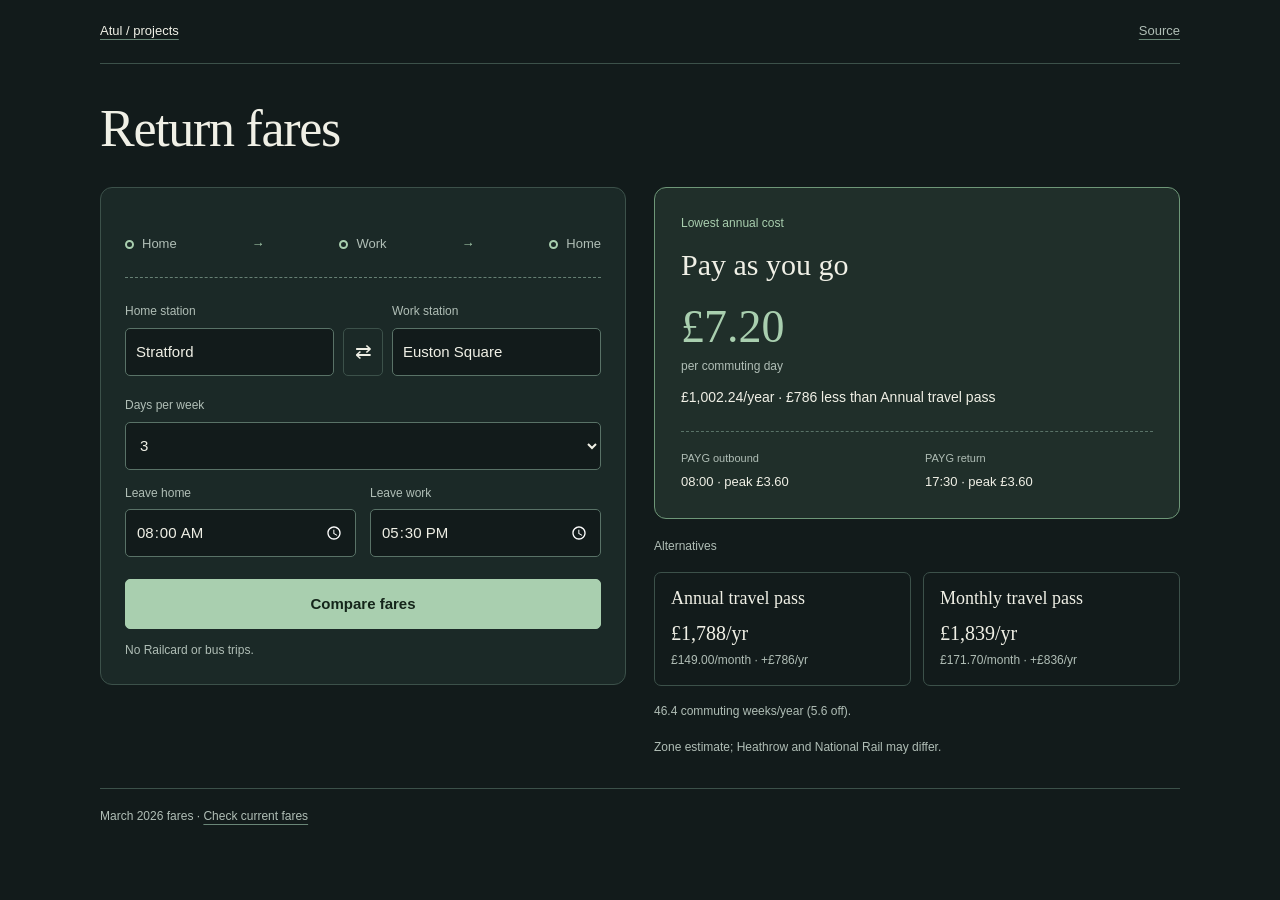
<file: examples/portfolio/index.html>
﻿<!doctype html>
<html lang="en-GB"><head><meta charset="utf-8"><meta name="viewport" content="width=device-width,initial-scale=1"><title>London commute calculator | Compare return fares</title><link rel="icon" href="favicon.svg" type="image/svg+xml">
<link rel="stylesheet" href="style.css"></head><body>
<header class="top"><a href="https://lolstar123.github.io/just-a-little-further/">Atul / projects</a><nav><a href="https://github.com/LolStar123/london-commute-calculator">Source</a></nav></header>
<main>
<section class="hero"><h1>Return fares</h1></section><div class="journey-layout">
<section class="planner" aria-label="Return journey"><div class="route-trace" aria-hidden="true"><span><i></i>Home</span><b>→</b><span><i></i>Work</span><b>→</b><span><i></i>Home</span></div>
<div class="srow">
<div class="fg"><label for="fromStation">Home station</label><input class="si" id="fromStation" autocomplete="off" placeholder="Search stations" role="combobox" aria-autocomplete="list" aria-expanded="false" aria-controls="fromDD"><div class="acd" id="fromDD" role="listbox" aria-label="Home station suggestions"></div></div>
<button class="swap" id="swapBtn" type="button" aria-label="Swap stations">⇄</button>
<div class="fg"><label for="toStation">Work station</label><input class="si" id="toStation" autocomplete="off" placeholder="Search stations" role="combobox" aria-autocomplete="list" aria-expanded="false" aria-controls="toDD"><div class="acd" id="toDD" role="listbox" aria-label="Work station suggestions"></div></div>
</div>
<div class="compact"><div class="fg"><label for="days">Days per week</label><select class="si" id="days"><option value="1">1</option><option value="2">2</option><option value="3" selected>3</option><option value="4">4</option><option value="5">5</option></select></div><div class="fg"><label for="dept">Leave home</label><input class="si" type="time" id="dept" value="08:00"></div><div class="fg"><label for="ret">Leave work</label><input class="si" type="time" id="ret" value="17:30"></div></div>
<div id="jbar" class="jbar"><div id="zvis"></div><div id="fprev"></div></div><div id="jerr" class="jerr" role="status"></div>
<button class="go-btn" id="goBtn" type="button">Compare fares</button><div id="goHint" role="status"></div><p class="ticket-note">No Railcard or bus trips.</p>
</section>
<div class="results" id="res" aria-live="polite"><section class="section results-shell"><div class="reco" id="reco" tabindex="-1"></div><div class="alternatives-heading">Alternatives</div><div class="g-cards" id="oGrid"></div><p class="estimate-note">46.4 commuting weeks/year (5.6 off).</p><p class="estimate-note">Zone estimate; Heathrow and National Rail may differ.</p></section><div id="switchBanner"></div><div id="timeTip"></div><div id="rcTip"></div>
<div class="support">
<select id="trips"><option value="2" selected>2</option></select><select id="bus"><option value="0" selected>0</option></select><input id="leave" value="5.6"><select id="rc"><option value="none" selected>none</option></select><input id="sal"><select id="curMethod"><option value="unknown" selected>unknown</option></select>
<span id="mInd"></span><span id="eInd"></span><div id="teaser"></div><div id="tips"></div><div id="wfhBars"></div><div id="beSection"></div><div id="beChart"></div><div id="beCrossover"></div><div id="driveSection"></div><div id="dComp"></div><div id="cycSection"></div><div id="cycGrid"></div><div id="mbar"></div><div id="mbarLabel"></div><div id="loanSec"></div><div id="loanBox"></div><div id="fstats"></div><div id="htbSteps"></div><div id="faq"></div><div id="closingText"></div><button id="ctaPrint"></button><div id="tableWrap"><table><tbody id="tbody"></tbody></table></div><button id="recalcBtn"></button><button id="printBtn"></button><button id="shareBtn"></button><button id="resetBtn"></button><button id="btt"></button><div id="ps1"></div><div id="ps2"></div><div id="ps3"></div><div id="pl1"></div><div id="pl2"></div>
</div></div>
</div></main><footer>March 2026 fares · <a href="https://tfl.gov.uk/fares/">Check current fares</a></footer>
<script>
            // â”€â”€ STATIONS â”€â”€
            const ST = {
                // Z1
                Aldgate: 1,
                "Aldgate East": 1,
                Angel: 1,
                "Baker Street": 1,
                Bank: 1,
                Barbican: 1,
                "Battersea Power Station": 1,
                Bayswater: 1,
                Blackfriars: 1,
                "Bond Street": 1,
                Borough: 1,
                "Cannon Street": 1,
                "Chancery Lane": 1,
                "Charing Cross": 1,
                "Covent Garden": 1,
                "Edgware Road (Bakerloo)": 1,
                "Edgware Road (Circle)": 1,
                Embankment: 1,
                Euston: 1,
                "Euston Square": 1,
                Farringdon: 1,
                "Gloucester Road": 1,
                "Goodge Street": 1,
                "Great Portland Street": 1,
                "Green Park": 1,
                "High Street Kensington": 1,
                Holborn: 1,
                "Hyde Park Corner": 1,
                Kennington: 1,
                "King's Cross St Pancras": 1,
                Knightsbridge: 1,
                "Lambeth North": 1,
                "Lancaster Gate": 1,
                "Leicester Square": 1,
                "Liverpool Street": 1,
                "London Bridge": 1,
                "Mansion House": 1,
                "Marble Arch": 1,
                Marylebone: 1,
                Monument: 1,
                Moorgate: 1,
                "Nine Elms": 1,
                "Notting Hill Gate": 1,
                "Old Street": 1,
                "Oxford Circus": 1,
                Paddington: 1,
                "Piccadilly Circus": 1,
                Pimlico: 1,
                Queensway: 1,
                "Regent's Park": 1,
                "Russell Square": 1,
                "Sloane Square": 1,
                "South Kensington": 1,
                Southwark: 1,
                "St James's Park": 1,
                "St Paul's": 1,
                Temple: 1,
                "Tottenham Court Road": 1,
                "Tower Gateway": 1,
                "Tower Hill": 1,
                Vauxhall: 1,
                Victoria: 1,
                "Warren Street": 1,
                Waterloo: 1,
                Westminster: 1,
                // Z1/2
                Hoxton: [1, 2],
                "Shoreditch High Street": [1, 2],
                "Earl's Court": [1, 2],
                "Elephant & Castle": [1, 2],
                // Z2
                Arsenal: 2,
                "Barons Court": 2,
                "Belsize Park": 2,
                Bermondsey: 2,
                "Bethnal Green": 2,
                "Bow Road": 2,
                Brixton: 2,
                "Caledonian Road": 2,
                "Camden Town": 2,
                "Canada Water": 2,
                "Canary Wharf": 2,
                "Chalk Farm": 2,
                "Clapham Common": 2,
                "Clapham North": 2,
                "East Acton": 2,
                "Finchley Road": 2,
                "Finsbury Park": 2,
                "Fulham Broadway": 2,
                "Goldhawk Road": 2,
                Hammersmith: 2,
                "Highbury & Islington": 2,
                "Holland Park": 2,
                "Holloway Road": 2,
                "Kensal Green": 2,
                "Kentish Town": 2,
                Kilburn: 2,
                "Kilburn Park": 2,
                "Ladbroke Grove": 2,
                "Latimer Road": 2,
                "Maida Vale": 2,
                "Mile End": 2,
                "Mornington Crescent": 2,
                "North Acton": 2,
                Oval: 2,
                "Parsons Green": 2,
                "Putney Bridge": 2,
                "Queen's Park": 2,
                "Ravenscourt Park": 2,
                "Royal Oak": 2,
                "St John's Wood": 2,
                "Shepherd's Bush": 2,
                "Shepherd's Bush Market": 2,
                "Stamford Brook": 2,
                "Stepney Green": 2,
                Stockwell: 2,
                "Swiss Cottage": 2,
                "Tufnell Park": 2,
                "Warwick Avenue": 2,
                "West Brompton": 2,
                "West Hampstead": 2,
                "West Kensington": 2,
                "Westbourne Park": 2,
                Whitechapel: 2,
                "White City": 2,
                "Willesden Green": 2,
                "Wood Lane": 2,
                "All Saints": 2,
                Blackwall: 2,
                "Bow Church": 2,
                Crossharbour: 2,
                "Devons Road": 2,
                "Heron Quays": 2,
                "Island Gardens": 2,
                "Langdon Park": 2,
                Limehouse: 2,
                Mudchute: 2,
                Poplar: 2,
                "South Quay": 2,
                "West India Quay": 2,
                Westferry: 2,
                Brondesbury: 2,
                "Brondesbury Park": 2,
                Brockley: 2,
                "Caledonian Road & Barnsbury": 2,
                "Cambridge Heath": 2,
                "Camden Road": 2,
                Canonbury: 2,
                "Clapham High Street": 2,
                "Clapham Junction": 2,
                "Dalston Junction": 2,
                "Dalston Kingsland": 2,
                "Denmark Hill": 2,
                "Drayton Park": 2,
                "Finchley Road & Frognal": 2,
                "Gospel Oak": 2,
                "Hackney Central": 2,
                "Hackney Downs": 2,
                "Hackney Wick": 2,
                Haggerston: 2,
                "Hampstead Heath": 2,
                Homerton: 2,
                "Imperial Wharf": 2,
                "Kensington Olympia": 2,
                "Kensal Rise": 2,
                "Kentish Town West": 2,
                "Kilburn High Road": 2,
                "London Fields": 2,
                "New Cross Gate": 2,
                "Peckham Rye": 2,
                "Queens Road Peckham": 2,
                "Rectory Road": 2,
                Rotherhithe: 2,
                Shadwell: 2,
                "South Hampstead": 2,
                "Stoke Newington": 2,
                "Surrey Quays": 2,
                "Upper Holloway": 2,
                Wapping: 2,
                "Wandsworth Road": 2,
                // Z2/3
                "Turnham Green": [2, 3],
                "Manor House": [2, 3],
                Archway: [2, 3],
                "Bromley-by-Bow": [2, 3],
                "Clapham South": [2, 3],
                "East Putney": [2, 3],
                Hampstead: [2, 3],
                "Willesden Junction": [2, 3],
                "Abbey Road": [2, 3],
                "Canning Town": [2, 3],
                "Cutty Sark": [2, 3],
                "Deptford Bridge": [2, 3],
                "East India": [2, 3],
                "Elverson Road": [2, 3],
                Greenwich: [2, 3],
                Lewisham: [2, 3],
                "Pudding Mill Lane": [2, 3],
                "Star Lane": [2, 3],
                "Stratford High Street": [2, 3],
                Clapton: [2, 3],
                "North Greenwich": [2, 3],
                // Z3
                "Acton Town": 3,
                Balham: 3,
                "Blackhorse Road": 3,
                "Brent Cross": 3,
                "Chiswick Park": 3,
                "Colliers Wood": 3,
                "Dollis Hill": 3,
                "Ealing Broadway": 3,
                "Ealing Common": 3,
                "East Finchley": 3,
                "Golders Green": 3,
                Gunnersbury: 3,
                "Hanger Lane": 3,
                Harlesden: 3,
                Highgate: 3,
                Leyton: 3,
                Neasden: 3,
                "North Ealing": 3,
                Northfields: 3,
                "Park Royal": 3,
                Plaistow: 3,
                "Seven Sisters": 3,
                "South Ealing": 3,
                Southfields: 3,
                "Stonebridge Park": 3,
                "Tooting Bec": 3,
                "Tooting Broadway": 3,
                "Turnpike Lane": 3,
                "Upton Park": 3,
                "Walthamstow Central": 3,
                "West Acton": 3,
                Wimbledon: 3,
                "Wimbledon Park": 3,
                "Wood Green": 3,
                Beckton: 3,
                "Beckton Park": 3,
                "Custom House": 3,
                Cyprus: 3,
                "Gallions Reach": 3,
                "King George V": 3,
                "London City Airport": 3,
                "Pontoon Dock": 3,
                "Prince Regent": 3,
                "Royal Albert": 3,
                "Royal Victoria": 3,
                "Acton Main Line": 3,
                "Forest Gate": 3,
                Maryland: 3,
                "West Ealing": 3,
                "Acton Central": 3,
                "Alexandra Palace": 3,
                "Bruce Grove": 3,
                "Crouch Hill": 3,
                "Forest Hill": 3,
                "Harringay Green Lanes": 3,
                "Honor Oak Park": 3,
                "Leyton Midland Road": 3,
                "Leytonstone High Road": 3,
                "South Tottenham": 3,
                "St James Street": 3,
                Sydenham: 3,
                "Walthamstow Queens Road": 3,
                "Wanstead Park": 3,
                "Tottenham Hale": 3,
                // Z3/4
                Stratford: [2, 3],
                "West Ham": [2, 3],
                "South Wimbledon": [3, 4],
                Richmond: [3, 4],
                "Kew Gardens": [3, 4],
                "Manor Park": [3, 4],
                "Bounds Green": [3, 4],
                "East Ham": [3, 4],
                "Hendon Central": [3, 4],
                Leytonstone: [3, 4],
                "Crystal Palace": [3, 4],
                "Woodgrange Park": [3, 4],
                // Z4
                Alperton: 4,
                "Arnos Grove": 4,
                Barking: 4,
                Barkingside: 4,
                "Boston Manor": 4,
                "Burnt Oak": 4,
                Chigwell: 4,
                Colindale: 4,
                Fairlop: 4,
                "Finchley Central": 4,
                "Gants Hill": 4,
                "Grange Hill": 4,
                Greenford: 4,
                Hainault: 4,
                "Hounslow Central": 4,
                "Hounslow East": 4,
                Kenton: 4,
                Kingsbury: 4,
                "Mill Hill East": 4,
                Morden: 4,
                "Newbury Park": 4,
                "North Wembley": 4,
                "Northwick Park": 4,
                Osterley: 4,
                Perivale: 4,
                "Preston Road": 4,
                Queensbury: 4,
                Redbridge: 4,
                "Roding Valley": 4,
                "South Kenton": 4,
                "South Woodford": 4,
                Southgate: 4,
                "Sudbury Hill": 4,
                "Sudbury Town": 4,
                "Totteridge & Whetstone": 4,
                Upney: 4,
                Wanstead: 4,
                "Wembley Central": 4,
                "Wembley Park": 4,
                "West Finchley": 4,
                Woodford: 4,
                "Woodside Park": 4,
                Snaresbrook: 4,
                "Abbey Wood": 4,
                Goodmayes: 4,
                Hanwell: 4,
                Ilford: 4,
                "Seven Kings": 4,
                Southall: 4,
                Woolwich: 4,
                "Woolwich Arsenal": 4,
                "Barking Riverside": 4,
                "Edmonton Green": 4,
                "Highams Park": 4,
                "Norwood Junction": 4,
                "Silver Street": 4,
                "Wood Street": 4,
                Anerley: 4,
                "Penge West": 4,
                // Z4/5
                "Upminster Bridge": [4, 5],
                // Z5
                Becontree: 5,
                "Buckhurst Hill": 5,
                "Canons Park": 5,
                Cockfosters: 5,
                "Dagenham East": 5,
                "Dagenham Heathway": 5,
                Eastcote: 5,
                Edgware: 5,
                "Harrow & Wealdstone": 5,
                "Harrow-on-the-Hill": 5,
                "High Barnet": 5,
                "Hounslow West": 5,
                "North Harrow": 5,
                Northolt: 5,
                Oakwood: 5,
                Pinner: 5,
                "Rayners Lane": 5,
                "Ruislip Gardens": 5,
                "South Harrow": 5,
                "South Ruislip": 5,
                Stanmore: 5,
                "West Harrow": 5,
                "Chadwell Heath": 5,
                "Hayes & Harlington": 5,
                "Bush Hill Park": 5,
                Chingford: 5,
                "Enfield Town": 5,
                "Headstone Lane": 5,
                Southbury: 5,
                "West Croydon": 5,
                // Z5/6
                Upminster: [5, 6],
                "Hatton Cross": [5, 6],
                // Z6
                Debden: 6,
                "Elm Park": 6,
                Epping: 6,
                Hillingdon: 6,
                Hornchurch: 6,
                Ickenham: 6,
                Loughton: 6,
                "Moor Park": 6,
                Northwood: 6,
                "Northwood Hills": 6,
                Ruislip: 6,
                "Ruislip Manor": 6,
                Uxbridge: 6,
                "West Ruislip": 6,
                "Heathrow Terminals 2 & 3": 6,
                "Heathrow Terminal 4": 6,
                "Heathrow Terminal 5": 6,
                "Theydon Bois": 6,
                "Gidea Park": 6,
                "Harold Wood": 6,
                Romford: 6,
                "West Drayton": 6,
                "Emerson Park": 6,
                "Hatch End": 6,
                "Turkey Street": 6,
                // Z7+
                Croxley: 7,
                Rickmansworth: 7,
                Chorleywood: 7,
                Watford: 7,
                "Chalfont & Latimer": 8,
                Chesham: 9,
                Amersham: 9,
                "Carpenders Park": 7,
                Bushey: 8,
                "Watford High Street": 8,
                "Watford Junction": 8,
                Cheshunt: 8,
            };

            // â”€â”€ ALIASES â”€â”€
            const ALIASES = {
                "watford metropolitan": "Watford",
                "watford met": "Watford",
                "kings cross": "King's Cross St Pancras",
                "king's cross": "King's Cross St Pancras",
                "st pancras": "King's Cross St Pancras",
                kgx: "King's Cross St Pancras",
                heathrow: "Heathrow Terminals 2 & 3",
                lhr: "Heathrow Terminals 2 & 3",
                "heathrow airport": "Heathrow Terminals 2 & 3",
                highbury: "Highbury & Islington",
                "highbury and islington": "Highbury & Islington",
                "high st ken": "High Street Kensington",
                "high street ken": "High Street Kensington",
                "edgware road": "Edgware Road (Bakerloo)",
                tcr: "Tottenham Court Road",
                "tottenham ct rd": "Tottenham Court Road",
                "canary whf": "Canary Wharf",
                "met line watford": "Watford",
                "shepherd's bush": "Shepherd's Bush",
                "shepherds bush": "Shepherd's Bush",
                "watford tube": "Watford",
                "watford underground": "Watford",
                elephant: "Elephant & Castle",
                "elephant and castle": "Elephant & Castle",
                "earls court": "Earl's Court",
                "earl's court": "Earl's Court",
                "the city": "Bank",
                "city of london": "Bank",
                shoreditch: "Shoreditch High Street",
                "stratford international": "Stratford",
                "paddington station": "Paddington",
                "victoria station": "Victoria",
                "euston station": "Euston",
                "waterloo station": "Waterloo",
                "london bridge station": "London Bridge",
                "liverpool st": "Liverpool Street",
                "liverpool street station": "Liverpool Street",
                clapham: "Clapham Common",
                "brixton station": "Brixton",
                camden: "Camden Town",
                "greenwich station": "Greenwich",
                "wimbledon station": "Wimbledon",
                "richmond station": "Richmond",
                ealing: "Ealing Broadway",
                harrow: "Harrow-on-the-Hill",
                wembley: "Wembley Park",
                "barking station": "Barking",
                tottenham: "Tottenham Hale",
                "wood green station": "Wood Green",
                finsbury: "Finsbury Park",
                "seven sisters station": "Seven Sisters",
                "uxbridge station": "Uxbridge",
                "edgware station": "Edgware",
                "morden station": "Morden",
                "epping station": "Epping",
                "amersham station": "Amersham",
                "chesham station": "Chesham",
            };

            // â”€â”€ FARES â”€â”€
            const F = {
                single: {
                    1: { p: 3.1, o: 3.0 },
                    "1-2": { p: 3.6, o: 3.1 },
                    "1-3": { p: 3.9, o: 3.3 },
                    "1-4": { p: 4.8, o: 3.6 },
                    "1-5": { p: 5.3, o: 3.8 },
                    "1-6": { p: 5.9, o: 4.0 },
                    "1-7": { p: 7.7, o: 5.3 },
                    "1-8": { p: 9.1, o: 5.8 },
                    "1-9": { p: 10.3, o: 6.5 },
                    2: { p: 2.3, o: 2.2 },
                    "2-3": { p: 2.5, o: 2.3 },
                    "2-4": { p: 3.2, o: 2.4 },
                    "2-5": { p: 3.4, o: 2.5 },
                    "2-6": { p: 3.8, o: 2.6 },
                    "2-7": { p: 5.3, o: 3.7 },
                    "2-8": { p: 6.4, o: 4.3 },
                    "2-9": { p: 7.5, o: 5.0 },
                    3: { p: 2.3, o: 2.2 },
                    "3-4": { p: 2.5, o: 2.3 },
                    "3-5": { p: 3.2, o: 2.4 },
                    "3-6": { p: 3.4, o: 2.5 },
                    "3-7": { p: 4.8, o: 3.2 },
                    "3-8": { p: 5.8, o: 3.9 },
                    "3-9": { p: 6.8, o: 4.5 },
                    4: { p: 2.1, o: 2.2 },
                    "4-5": { p: 2.3, o: 2.3 },
                    "4-6": { p: 3.2, o: 2.4 },
                    "4-7": { p: 4.3, o: 2.9 },
                    "4-8": { p: 5.3, o: 3.5 },
                    "4-9": { p: 6.3, o: 4.1 },
                    5: { p: 2.3, o: 2.2 },
                    "5-6": { p: 2.5, o: 2.3 },
                    "5-7": { p: 3.6, o: 2.5 },
                    "5-8": { p: 4.6, o: 3.1 },
                    "5-9": { p: 5.6, o: 3.7 },
                    6: { p: 2.3, o: 2.2 },
                    "6-7": { p: 2.8, o: 2.3 },
                    "6-8": { p: 3.8, o: 2.7 },
                    "6-9": { p: 4.8, o: 3.3 },
                    7: { p: 2.3, o: 2.2 },
                    "7-8": { p: 2.5, o: 2.3 },
                    "7-9": { p: 3.2, o: 2.4 },
                    8: { p: 2.3, o: 2.2 },
                    "8-9": { p: 2.5, o: 2.3 },
                    9: { p: 2.3, o: 2.2 },
                },
                dcap: {
                    1: 8.9,
                    "1-2": 8.9,
                    "1-3": 10.6,
                    "1-4": 13.0,
                    "1-5": 15.4,
                    "1-6": 16.3,
                    "1-7": 19.2,
                    "1-8": 22.6,
                    "1-9": 25.6,
                    2: 8.9,
                    "2-3": 8.9,
                    "2-4": 10.6,
                    "2-5": 13.0,
                    "2-6": 15.4,
                    "2-7": 17.8,
                    "2-8": 20.5,
                    "2-9": 23.5,
                    3: 8.9,
                    "3-4": 8.9,
                    "3-5": 10.6,
                    "3-6": 13.0,
                    "3-7": 16.0,
                    "3-8": 18.5,
                    "3-9": 21.5,
                    4: 8.9,
                    "4-5": 8.9,
                    "4-6": 10.6,
                    "4-7": 14.0,
                    "4-8": 16.5,
                    "4-9": 19.5,
                    5: 8.9,
                    "5-6": 8.9,
                    "5-7": 12.0,
                    "5-8": 14.5,
                    "5-9": 17.5,
                    6: 8.9,
                    "6-7": 10.5,
                    "6-8": 12.5,
                    "6-9": 15.5,
                    7: 8.9,
                    "7-8": 8.9,
                    "7-9": 10.6,
                    8: 8.9,
                    "8-9": 8.9,
                    9: 8.9,
                },
                wcap: {
                    1: 44.7,
                    "1-2": 44.7,
                    "1-3": 52.5,
                    "1-4": 64.2,
                    "1-5": 76.4,
                    "1-6": 81.6,
                    "1-7": 96.2,
                    "1-8": 113.0,
                    "1-9": 128.0,
                    2: 29.1,
                    "2-3": 29.1,
                    "2-4": 37.8,
                    "2-5": 47.0,
                    "2-6": 52.5,
                    "2-7": 64.0,
                    "2-8": 75.0,
                    "2-9": 86.0,
                    3: 29.1,
                    "3-4": 29.1,
                    "3-5": 37.8,
                    "3-6": 47.0,
                    "3-7": 58.0,
                    "3-8": 68.0,
                    "3-9": 79.0,
                    4: 29.1,
                    "4-5": 29.1,
                    "4-6": 37.8,
                    "4-7": 48.0,
                    "4-8": 58.0,
                    "4-9": 68.0,
                    5: 29.1,
                    "5-6": 29.1,
                    "5-7": 40.0,
                    "5-8": 50.0,
                    "5-9": 60.0,
                    6: 29.1,
                    "6-7": 35.0,
                    "6-8": 45.0,
                    "6-9": 55.0,
                    7: 29.1,
                    "7-8": 29.1,
                    "7-9": 37.8,
                    8: 29.1,
                    "8-9": 29.1,
                    9: 29.1,
                },
                tc: {
                    w: {
                        "1-2": 44.7,
                        "1-3": 52.5,
                        "1-4": 64.2,
                        "1-5": 76.4,
                        "1-6": 81.6,
                        "1-7": 96.2,
                        "1-8": 113.0,
                        "1-9": 128.0,
                        "2-3": 29.1,
                        "2-4": 37.8,
                        "2-5": 47.0,
                        "2-6": 52.5,
                        "3-4": 29.1,
                        "3-5": 37.8,
                        "3-6": 47.0,
                        "4-5": 29.1,
                        "4-6": 37.8,
                        "5-6": 29.1,
                    },
                    m: {
                        "1-2": 171.7,
                        "1-3": 201.5,
                        "1-4": 246.6,
                        "1-5": 293.5,
                        "1-6": 313.5,
                        "1-7": 369.6,
                        "1-8": 434.1,
                        "1-9": 491.5,
                    },
                    a: {
                        "1-2": 1788,
                        "1-3": 2100,
                        "1-4": 2568,
                        "1-5": 3060,
                        "1-6": 3264,
                        "1-7": 3852,
                        "1-8": 4524,
                        "1-9": 5120,
                    },
                },
                bus: { s: 1.75, dc: 5.25, wc: 24.7 },
                rc: {
                    cost: 30,
                    d: 1 / 3,
                    dcap: {
                        1: 5.9,
                        "1-2": 5.9,
                        "1-3": 7.05,
                        "1-4": 8.65,
                        "1-5": 10.25,
                        "1-6": 10.85,
                        "1-7": 12.8,
                        "1-8": 15.0,
                        "1-9": 17.0,
                        2: 5.9,
                        "2-3": 5.9,
                        "2-4": 7.05,
                        "2-5": 8.65,
                        "2-6": 10.25,
                        3: 5.9,
                        "3-4": 5.9,
                        "3-5": 7.05,
                        "3-6": 8.65,
                        4: 5.9,
                        "4-5": 5.9,
                        "4-6": 7.05,
                        5: 5.9,
                        "5-6": 5.9,
                        6: 5.9,
                        7: 5.9,
                        "7-8": 5.9,
                        8: 5.9,
                        "8-9": 5.9,
                        9: 5.9,
                    },
                },
            };

            const LABELS = {
                payg: "Pay as you go",
                payg_rc: "Oyster with Railcard discount",
                tc_w: "Weekly travel pass",
                tc_m: "Monthly travel pass",
                tc_a: "Annual travel pass",
                tc_a_rc: "Annual pass + Railcard",
            };
            const MONTHS = [
                "Jan",
                "Feb",
                "Mar",
                "Apr",
                "May",
                "Jun",
                "Jul",
                "Aug",
                "Sep",
                "Oct",
                "Nov",
                "Dec",
            ];
            const ZC = {
                1: "z1",
                2: "z2",
                3: "z3",
                4: "z4",
                5: "z5",
                6: "z6",
                7: "z7",
                8: "z8",
                9: "z9",
            };

            // Animated number counter
            function animateCount(el, target, prefix, suffix, duration) {
                if (!el) return;
                if (matchMedia("(prefers-reduced-motion: reduce)").matches) {
                    el.textContent = prefix + Math.round(target).toLocaleString("en-GB") + suffix;
                    return;
                }
                const start = performance.now();
                const from = 0;
                function tick(now) {
                    const t = Math.min((now - start) / duration, 1);
                    const ease = 1 - Math.pow(1 - t, 3);
                    el.textContent =
                        prefix +
                        Math.round(
                            from + (target - from) * ease,
                        ).toLocaleString() +
                        suffix;
                    if (t < 1) requestAnimationFrame(tick);
                }
                requestAnimationFrame(tick);
            }

            // Debounce helper
            function debounce(fn, ms) {
                let t;
                return function (...a) {
                    clearTimeout(t);
                    t = setTimeout(() => fn.apply(this, a), ms);
                };
            }

            // â”€â”€ UTILS â”€â”€
            function gz(s) {
                const z = ST[s];
                return z == null ? null : Array.isArray(z) ? z : [z];
            }
            function jz(a, b) {
                const az = gz(a),
                    bz = gz(b);
                if (!az || !bz) return null;
                let bm = 99,
                    bx = 99,
                    bs = 99;
                for (const f of az)
                    for (const t of bz) {
                        const lo = Math.min(f, t),
                            hi = Math.max(f, t),
                            sp = hi - lo;
                        if (sp < bs || (sp === bs && lo > 1 && bm === 1)) {
                            bm = lo;
                            bx = hi;
                            bs = sp;
                        }
                    }
                const k = bm === bx ? "" + bm : `${bm}-${bx}`;
                const zs = [];
                for (let z = bm; z <= bx; z++) zs.push(z);
                return { k, min: bm, max: bx, zs };
            }
            function tck(k) {
                if (!k.includes("-")) {
                    const z = +k;
                    return `${z}-${z + 1}`;
                }
                return k;
            }
            function isPk(t) {
                if (!t) return true;
                const [h, m] = t.split(":").map(Number);
                const x = h * 60 + m;
                return (x >= 390 && x <= 570) || (x >= 960 && x <= 1140);
            }
            function takeHome(g) {
                if (!g || g <= 0) return 0;
                let t = 0,
                    n = 0;
                if (g > 12570) t += Math.min(g - 12570, 37700) * 0.2;
                if (g > 50270) t += Math.min(g - 50270, 74730) * 0.4;
                if (g > 125000) t += (g - 125000) * 0.45;
                if (g > 12570) n += Math.min(g - 12570, 37700) * 0.08;
                if (g > 50270) n += (g - 50270) * 0.02;
                return g - t - n;
            }

            // â”€â”€ SEARCH â”€â”€
            const snames = Object.keys(ST).sort();
            function search(q) {
                const ql = q.toLowerCase().trim();
                if (ql.length < 1) return [];
                // Check aliases first
                const alias = ALIASES[ql];
                if (alias && ST[alias] != null) return [alias];
                // Partial alias matches
                const aliasMatches = [];
                for (const [ak, av] of Object.entries(ALIASES)) {
                    if (ak.includes(ql) && !aliasMatches.includes(av))
                        aliasMatches.push(av);
                }
                const pf = [],
                    ct = [];
                for (const n of snames) {
                    const nl = n.toLowerCase();
                    if (nl.startsWith(ql)) pf.push(n);
                    else if (nl.includes(ql)) ct.push(n);
                }
                const combined = [
                    ...aliasMatches.filter(
                        (a) => !pf.includes(a) && !ct.includes(a),
                    ),
                    ...pf,
                    ...ct,
                ];
                return [...new Set(combined)].slice(0, 12);
            }

            // â”€â”€ AUTOCOMPLETE â”€â”€
            function renderDD(dd, results, inp) {
                if (!results.length) {
                    if (inp.value.trim().length >= 2) {
                        dd.innerHTML =
                            '<div class="acd-empty">No stations found. Try a different spelling or a nearby station.</div>';
                        dd.classList.add("open");
                        inp.setAttribute("aria-expanded", "true");
                    } else {
                        dd.classList.remove("open");
                        inp.setAttribute("aria-expanded", "false");
                    }
                    return;
                }
                dd.innerHTML = results
                    .map((n, i) => {
                        const z = gz(n);
                        const zl =
                            z.length > 1
                                ? `Zone ${z.join("/")}`
                                : `Zone ${z[0]}`;
                        return `<div class="aci" role="option" aria-selected="false" id="${dd.id}_${i}" data-n="${n}" data-i="${i}"><span class="nm">${n}</span><span class="zt">${zl}</span></div>`;
                    })
                    .join("");
                dd.classList.add("open");
                inp.setAttribute("aria-expanded", "true");
                dd.querySelectorAll(".aci").forEach((it) =>
                    it.addEventListener("mousedown", (e) => {
                        e.preventDefault();
                        inp.value = it.dataset.n;
                        inp.classList.add("ok");
                        dd.classList.remove("open");
                        inp.setAttribute("aria-expanded", "false");
                        updateGoBtn();
                        recalc();
                    }),
                );
            }
            function setupAC(iid, did) {
                const inp = document.getElementById(iid),
                    dd = document.getElementById(did);
                let ai = -1;
                const debouncedSearch = debounce(() => {
                    const r = search(inp.value);
                    ai = -1;
                    if (document.activeElement === inp) renderDD(dd, r, inp);
                    if (ST[inp.value] != null) {
                        inp.classList.add("ok");
                        updateGoBtn();
                        recalc();
                    }
                }, 80);
                inp.addEventListener("input", () => {
                    inp.classList.remove("ok");
                    updateGoBtn();
                    debouncedSearch();
                });
                inp.addEventListener("keydown", (e) => {
                    const its = dd.querySelectorAll(".aci");
                    if (!dd.classList.contains("open")) return;
                    if (e.key === "ArrowDown") {
                        e.preventDefault();
                        ai = Math.min(ai + 1, its.length - 1);
                    } else if (e.key === "ArrowUp") {
                        e.preventDefault();
                        ai = Math.max(ai - 1, 0);
                    } else if (e.key === "Enter" && ai >= 0) {
                        e.preventDefault();
                        e.stopImmediatePropagation();
                        inp.value = its[ai].dataset.n;
                        inp.classList.add("ok");
                        dd.classList.remove("open");
                        inp.removeAttribute("aria-activedescendant");
                        inp.setAttribute("aria-expanded", "false");
                        updateGoBtn();
                        recalc();
                        return;
                    } else if (e.key === "Escape") {
                        dd.classList.remove("open");
                        inp.setAttribute("aria-expanded", "false");
                        inp.removeAttribute("aria-activedescendant");
                        return;
                    }
                    its.forEach((x, i) => {
                        x.classList.toggle("act", i === ai);
                        x.setAttribute(
                            "aria-selected",
                            i === ai ? "true" : "false",
                        );
                    });
                    if (ai >= 0) {
                        its[ai].scrollIntoView({ block: "nearest" });
                        inp.setAttribute("aria-activedescendant", its[ai].id);
                    }
                });
                inp.addEventListener("blur", () =>
                    setTimeout(() => { dd.classList.remove("open"); inp.setAttribute("aria-expanded", "false"); inp.removeAttribute("aria-activedescendant"); }, 150),
                );
                inp.addEventListener("focus", () => {
                    if (inp.value.length >= 1)
                        renderDD(dd, search(inp.value), inp);
                });
            }
            setupAC("fromStation", "fromDD");
            setupAC("toStation", "toDD");
            document
                .getElementById("swapBtn")
                .addEventListener("click", function () {
                    const f = document.getElementById("fromStation"),
                        t = document.getElementById("toStation");
                    const tmp = f.value;
                    f.value = t.value;
                    t.value = tmp;
                    f.classList.toggle("ok", ST[f.value] != null);
                    t.classList.toggle("ok", ST[t.value] != null);
                    this.classList.add("clicked");
                    setTimeout(() => this.classList.remove("clicked"), 400);
                    updateGoBtn();
                    recalc();
                });

            // â”€â”€ COMPUTE â”€â”€
            function comp(name, zk, days, trips, mp, ep, bus, leave, hrow) {
                const ww = 52 - leave;
                const bpd = days > 0 ? bus / days : 0;
                const fare = F.single[zk];
                if (!fare) return null;
                const tk = tck(zk);
                let daily, weekly, annual, monthly, perTrip;

                if (name === "payg") {
                    let rd;
                    if (trips === 1) rd = mp ? fare.p : fare.o;
                    else if (trips === 2)
                        rd = (mp ? fare.p : fare.o) + (ep ? fare.p : fare.o);
                    else {
                        const pk = Math.ceil(trips / 2),
                            op = trips - pk;
                        rd = (mp ? pk * fare.p : pk * fare.o) + op * fare.o;
                    }
                    if (hrow) rd = trips * fare.p;
                    const cr = Math.min(rd, F.dcap[zk]);
                    const db = Math.min(bpd * F.bus.s, F.bus.dc);
                    // Weekend days are always off-peak on TfL (Heathrow excepted)
                    const wkd = Math.min(days, 5),
                        wke = Math.max(0, days - 5);
                    let wkRaw;
                    if (wke > 0 && !hrow) {
                        const rdWke = trips * fare.o;
                        const crWke = Math.min(rdWke, F.dcap[zk]);
                        wkRaw = (cr + db) * wkd + (crWke + db) * wke;
                    } else {
                        wkRaw = (cr + db) * days;
                    }
                    weekly = Math.min(wkRaw, F.wcap[zk]);
                    daily = weekly / days;
                    annual = weekly * ww;
                    monthly = annual / 12;
                    perTrip = annual / (days * trips * ww);
                } else if (name === "payg_rc") {
                    const d = F.rc.d;
                    let rd;
                    if (trips === 1) rd = mp ? fare.p : fare.o * (1 - d);
                    else if (trips === 2)
                        rd =
                            (mp ? fare.p : fare.o * (1 - d)) +
                            (ep ? fare.p : fare.o * (1 - d));
                    else {
                        const pk = Math.ceil(trips / 2),
                            op = trips - pk;
                        rd =
                            (mp ? pk * fare.p : pk * fare.o * (1 - d)) +
                            op * fare.o * (1 - d);
                    }
                    const bp = mp && ep;
                    const cap = bp ? F.dcap[zk] : F.rc.dcap[zk] || F.dcap[zk];
                    const cr = Math.min(rd, cap);
                    const db = Math.min(bpd * F.bus.s, F.bus.dc);
                    // Weekend: all off-peak, railcard discount applies to all trips
                    const wkd = Math.min(days, 5),
                        wke = Math.max(0, days - 5);
                    let wkRaw;
                    if (wke > 0 && !hrow) {
                        const rdWke = trips * fare.o * (1 - d);
                        const capWke = F.rc.dcap[zk] || F.dcap[zk];
                        const crWke = Math.min(rdWke, capWke);
                        wkRaw = (cr + db) * wkd + (crWke + db) * wke;
                    } else {
                        wkRaw = (cr + db) * days;
                    }
                    weekly = wkRaw;
                    daily = weekly / days;
                    annual = weekly * ww + F.rc.cost;
                    monthly = annual / 12;
                    perTrip = annual / (days * trips * ww);
                } else if (name === "tc_w") {
                    const pr = F.tc.w[tk];
                    if (!pr) return null;
                    weekly = pr;
                    daily = weekly / days;
                    annual = weekly * ww;
                    monthly = annual / 12;
                    perTrip = annual / (days * trips * ww);
                } else if (name === "tc_m") {
                    const pr = F.tc.m[tk];
                    if (!pr) return null;
                    monthly = pr;
                    const wm = ww / (52 / 12);
                    annual = monthly * wm;
                    weekly = monthly / (52 / 12);
                    daily = weekly / days;
                    perTrip = annual / (days * trips * ww);
                } else if (name === "tc_a") {
                    const pr = F.tc.a[tk];
                    if (!pr) return null;
                    annual = pr;
                    monthly = annual / 12;
                    weekly = annual / 52;
                    daily = weekly / days;
                    perTrip = annual / (days * trips * ww);
                } else if (name === "tc_a_rc") {
                    const pr = F.tc.a[tk];
                    if (!pr) return null;
                    annual = Math.round(pr * (1 - F.rc.d)) + F.rc.cost;
                    monthly = annual / 12;
                    weekly = annual / 52;
                    daily = weekly / days;
                    perTrip = annual / (days * trips * ww);
                }
                return {
                    name,
                    daily: +daily.toFixed(2),
                    weekly: +weekly.toFixed(2),
                    monthly: +monthly.toFixed(2),
                    annual: +annual.toFixed(2),
                    perTrip: +perTrip.toFixed(2),
                };
            }

            // â”€â”€ GO BUTTON â”€â”€
            function handleGo() {
                if (document.getElementById("goBtn").disabled) return;
                for (const menu of document.querySelectorAll(".acd.open")) {
                    menu.classList.remove("open");
                    document.querySelector(`[aria-controls="${menu.id}"]`).setAttribute("aria-expanded", "false");
                }
                recalc();
                const res = document.getElementById("res");
                if (res.classList.contains("vis")) {
                    res.scrollIntoView({
                        behavior: matchMedia("(prefers-reduced-motion: reduce)").matches ? "auto" : "smooth",
                        block: "start",
                    });
                    document.getElementById("reco").focus({ preventScroll: true });
                }
            }
            function updateGoBtn() {
                const f = document.getElementById("fromStation").value,
                    t = document.getElementById("toStation").value;
                const btn = document.getElementById("goBtn"),
                    hint = document.getElementById("goHint");
                const fOk = ST[f] != null,
                    tOk = ST[t] != null;
                const timesOk = document.getElementById("dept").value && document.getElementById("ret").value;
                btn.disabled = !(fOk && tOk && timesOk);
                if (fOk && tOk && timesOk) {
                    btn.classList.remove("disabled");
                    btn.classList.add("ready");
                    hint.classList.add("hidden");
                } else {
                    btn.classList.add("disabled");
                    btn.classList.remove("ready");
                    hint.classList.remove("hidden");
                    hint.textContent =
                        !timesOk
                            ? "Enter both travel times."
                            : !fOk && !tOk
                            ? "Choose both stations."
                            : !fOk
                              ? "Choose a home station."
                              : "Choose a work station.";
                }
            }

            // â”€â”€ MAIN â”€â”€
            function recalc() {
                if (!document.getElementById("dept").value || !document.getElementById("ret").value) {
                    document.getElementById("res").classList.remove("vis");
                    return;
                }
                try {
                    const from = document.getElementById("fromStation").value,
                        to = document.getElementById("toStation").value;
                    const j = jz(from, to);
                    const jbar = document.getElementById("jbar"),
                        jerr = document.getElementById("jerr");

                    // Same station check
                    if (from && to && from === to && ST[from] != null) {
                        jbar.classList.remove("vis");
                        jerr.textContent =
                            "Choose different home and work stations.";
                        jerr.classList.add("vis");
                        document.getElementById("res").classList.remove("vis");
                        return;
                    }

                    if (!j) {
                        jbar.classList.remove("vis");
                        jerr.classList.remove("vis");
                        document.getElementById("res").classList.remove("vis");
                        return;
                    }

                    // Zone 7+ warning
                    if (j.max > 6) {
                        jerr.classList.add("vis");
                        jerr.textContent =
                            "Zone " +
                            j.max +
                            " fares are estimates. TfL charges National Rail rates for zones 7-9 which can vary. Verify at tfl.gov.uk.";
                    } else {
                        jerr.classList.remove("vis");
                    }

                    // Zone viz
                    document.getElementById("zvis").innerHTML = j.zs
                        .map(
                            (z, i) =>
                                `${i ? '<div class="zcon"></div>' : ""}<div class="zd ${ZC[z] || "z9"}" style="animation-delay:${i * 0.05}s" aria-label="Zone ${z}">${z}</div>`,
                        )
                        .join("");
                    const hrow = [from, to].some((s) =>
                        s.toLowerCase().includes("heathrow"),
                    );
                    const sf = F.single[j.k];
                    if (sf)
                        document.getElementById("fprev").textContent =
                            `Single: Â£${sf.p.toFixed(2)} peak / Â£${hrow ? sf.p.toFixed(2) : sf.o.toFixed(2)} off-peak`;
                    jbar.classList.add("vis");

                    // Inputs
                    const dt = document.getElementById("dept").value,
                        rt = document.getElementById("ret").value;
                    const mp = isPk(dt),
                        ep = isPk(rt);
                    const si = (id, pk) => {
                        const el = document.getElementById(id);
                        el.textContent = pk ? "PEAK" : "OFF-PEAK";
                        el.className = "tb " + (pk ? "pk" : "op");
                    };
                    si("mInd", mp);
                    si("eInd", ep);
                    const days = +document.getElementById("days").value,
                        trips = +document.getElementById("trips").value;
                    const bus = +document.getElementById("bus").value,
                        leave = Math.max(
                            0,
                            Math.min(
                                15,
                                +document.getElementById("leave").value || 0,
                            ),
                        );
                    const hasRc =
                            document.getElementById("rc").value !== "none",
                        sal = +document.getElementById("sal").value || 0;

                    // Options
                    const opts = ["payg", "tc_w"];
                    if (F.tc.m[tck(j.k)]) opts.push("tc_m");
                    if (F.tc.a[tck(j.k)]) opts.push("tc_a");
                    if (hasRc) {
                        opts.push("payg_rc");
                        if (F.tc.a[tck(j.k)]) opts.push("tc_a_rc");
                    }
                    let res = opts
                        .map((n) =>
                            comp(n, j.k, days, trips, mp, ep, bus, leave, hrow),
                        )
                        .filter(Boolean);
                    res.sort((a, b) => a.annual - b.annual);
                    if (!res.length) {
                        document.getElementById("res").classList.remove("vis");
                        return;
                    }

                    const cheap = res[0],
                        nextCheapest = res[1],
                        expensive = res[res.length - 1];
                    const nextSaving = nextCheapest
                        ? Math.round(nextCheapest.annual - cheap.annual)
                        : 0;
                    const ww = 52 - leave;

                    // Recommendation
                    const recoEl = document.getElementById("reco");
                    const dailyCost = (
                        cheap.annual /
                        ((52 - leave) * days)
                    ).toFixed(2);
                    const outboundFare = sf ? (hrow || mp ? sf.p : sf.o) : 0,
                        returnFare = sf ? (hrow || ep ? sf.p : sf.o) : 0,
                        outboundLabel = hrow || mp ? "peak" : "off-peak",
                        returnLabel = hrow || ep ? "peak" : "off-peak";
                    recoEl.innerHTML = `<div class="winner-badge">Lowest annual cost</div><h2>${LABELS[cheap.name]}</h2><div class="price">£${dailyCost}</div><span class="daily-unit">per commuting day</span><p>£${cheap.annual.toLocaleString()}/year${nextSaving > 0 ? ` · £${nextSaving.toLocaleString()} less than ${LABELS[nextCheapest.name]}` : ""}</p><div class="return-basis"><span>PAYG outbound <b>${dt} · ${outboundLabel} £${outboundFare.toFixed(2)}</b></span><span>PAYG return <b>${rt} · ${returnLabel} £${returnFare.toFixed(2)}</b></span></div>`;

                    // Cards
                    document.getElementById("oGrid").innerHTML = res.slice(1, 3)
                        .map((r, i) => {
                            const diff = r.annual - cheap.annual;
                            return `<article class="ocard"><h3>${LABELS[r.name]}</h3><p class="price">£${r.annual.toLocaleString("en-GB", {maximumFractionDigits: 0})}/yr</p><p>£${r.monthly.toFixed(2)}/month · +£${diff.toFixed(0)}/yr</p></article>`;
                        })
                        .join("");
                    // Breakdown
                    document.getElementById("tbody").innerHTML = res
                        .map(
                            (r, i) =>
                                `<tr class="${i === 0 ? "best" : ""}"><td>${LABELS[r.name]}</td><td>Â£${r.perTrip.toFixed(2)}</td><td>Â£${r.daily.toFixed(2)}</td><td>Â£${r.weekly.toFixed(2)}</td><td>Â£${r.monthly.toFixed(2)}</td><td><strong>Â£${r.annual.toLocaleString("en-GB", { maximumFractionDigits: 0 })}</strong></td></tr>`,
                        )
                        .join("");

                    // Timing tip
                    const ttEl = document.getElementById("timeTip");
                    if ((mp || ep) && !hrow) {
                        const altR = opts
                            .map((n) =>
                                comp(
                                    n,
                                    j.k,
                                    days,
                                    trips,
                                    false,
                                    false,
                                    bus,
                                    leave,
                                    false,
                                ),
                            )
                            .filter(Boolean);
                        altR.sort((a, b) => a.annual - b.annual);
                        if (altR.length) {
                            const ts = Math.round(
                                cheap.annual - altR[0].annual,
                            );
                            if (ts > 30) {
                                ttEl.innerHTML = `<div class="section"><div class="tip amber"><h4>Save Â£${ts}/year by travelling off-peak</h4><p>If you left after 9:30am and returned after 7pm (or before 4pm), your cheapest option would be <strong>${LABELS[altR[0].name]} at Â£${altR[0].annual.toFixed(0)}/yr</strong>. Even shifting one leg off-peak helps â€” <span class="sv">ask your employer about flexible hours</span>.</p></div></div>`;
                                ttEl.style.display = "";
                            } else ttEl.style.display = "none";
                        }
                    } else ttEl.style.display = "none";

                    // Railcard tip
                    const rcEl = document.getElementById("rcTip");
                    if (!hasRc && (!(mp && ep) || days > 5)) {
                        const rcR = ["payg_rc", "tc_a_rc"]
                            .map((n) =>
                                comp(
                                    n,
                                    j.k,
                                    days,
                                    trips,
                                    mp,
                                    ep,
                                    bus,
                                    leave,
                                    hrow,
                                ),
                            )
                            .filter(Boolean);
                        if (rcR.length) {
                            const bestRc = Math.min(
                                ...rcR.map((r) => r.annual),
                            );
                            const rs = Math.round(cheap.annual - bestRc);
                            if (rs > 0) {
                                const pb = Math.ceil(F.rc.cost / (rs / 52));
                                rcEl.innerHTML = `<div class="section"><div class="tip green"><h4>A Railcard would save you Â£${rs}/year</h4><p>Costs Â£${F.rc.cost}/year. Pays for itself in <strong>${pb} week${pb > 1 ? "s" : ""}</strong>. Link it to an Oyster card at any Tube station. Applies to off-peak travel.</p></div></div>`;
                                rcEl.style.display = "";
                            } else rcEl.style.display = "none";
                        } else rcEl.style.display = "none";
                    } else if (hasRc) {
                        const noRc = ["payg", "tc_w", "tc_m", "tc_a"]
                            .map((n) =>
                                comp(
                                    n,
                                    j.k,
                                    days,
                                    trips,
                                    mp,
                                    ep,
                                    bus,
                                    leave,
                                    hrow,
                                ),
                            )
                            .filter(Boolean);
                        const bestNo = Math.min(...noRc.map((r) => r.annual));
                        const rs = Math.round(bestNo - cheap.annual);
                        rcEl.innerHTML =
                            rs > 0
                                ? `<div class="section"><div class="tip green"><h4>Your Railcard saves you Â£${rs}/year</h4><p>You're already on the cheapest option with your railcard discount applied.</p></div></div>`
                                : `<div class="section"><div class="tip amber"><h4>Your Railcard isn't saving you money here</h4><p>For this specific commute, the cheapest option without a railcard is the same or cheaper. Your railcard may still be useful for other journeys.</p></div></div>`;
                        rcEl.style.display = "";
                    } else rcEl.style.display = "none";

                    // WFH
                    const wfhEl = document.getElementById("wfhBars");
                    const mx = expensive.annual * 1.1;
                    let wh = "";
                    let curAnn = 0,
                        lessAnn = 0;
                    for (
                        let d = Math.max(1, days - 2);
                        d <= Math.min(7, days + 1);
                        d++
                    ) {
                        const ab = Math.round((bus * d) / days);
                        const ar = opts
                            .map((n) =>
                                comp(n, j.k, d, trips, mp, ep, ab, leave, hrow),
                            )
                            .filter(Boolean);
                        ar.sort((a, b) => a.annual - b.annual);
                        if (!ar.length) continue;
                        const b = ar[0];
                        const pct = Math.max(20, (b.annual / mx) * 100);
                        if (d === days) curAnn = b.annual;
                        if (d === days - 1) lessAnn = b.annual;
                        wh += `<div class="wb${d === days ? " wb-cur" : ""}"><div class="wl">${d} day${d > 1 ? "s" : ""}/wk${d === days ? ' <span class="you">You</span>' : ""}</div><div class="bw"><div class="b ${d === days ? "cur" : "alt"}" data-w="${pct}">Â£${b.annual.toFixed(0)}/yr â€” ${LABELS[b.name]}</div></div></div>`;
                    }
                    const wfhSav = Math.round(curAnn - lessAnn);
                    if (wfhSav > 50 && days > 1)
                        wh += `<div class="wfh-save">Working from home just 1 extra day would save you ~Â£${wfhSav}/year</div>`;
                    wfhEl.innerHTML = wh;
                    requestAnimationFrame(() => {
                        wfhEl.querySelectorAll(".b[data-w]").forEach((b, i) => {
                            b.style.width = "0";
                            requestAnimationFrame(
                                () => (b.style.width = b.dataset.w + "%"),
                            );
                        });
                    });

                    // Driving comparison
                    const dSec = document.getElementById("driveSection");
                    const zoneSpan = j.max - j.min;
                    const estMiles = 5 + zoneSpan * 4; // rough: ~4 miles per zone
                    const isZ1 = j.min === 1;
                    const fuelCostPerMile = 1.45 / (35 / 4.546); // Â£/litre Ã· (mpg converted to miles/litre)
                    const dailyFuel = estMiles * 2 * fuelCostPerMile;
                    const dailyCC = isZ1 ? 15 : 0; // congestion charge only if going to Z1
                    const dailyParking = 12;
                    const dailyDrive = dailyFuel + dailyCC + dailyParking;
                    const annualDrive = dailyDrive * days * ww;
                    const tubeWin = cheap.annual < annualDrive;
                    dSec.style.display = "";
                    document.getElementById("dComp").innerHTML = `
        <div><div class="method">Tube / Rail</div><div class="price ${tubeWin ? "win" : "lose"}">Â£${cheap.annual.toFixed(0)}/yr</div><div class="detail">${LABELS[cheap.name]}</div></div>
        <div class="vs-badge">vs</div>
        <div><div class="method">Driving</div><div class="price ${tubeWin ? "lose" : "win"}">Â£${Math.round(annualDrive)}/yr</div>
        <div class="detail">Fuel Â£${dailyFuel.toFixed(2)}${isZ1 ? " + CC Â£15" : ""} + Parking Â£12/day</div></div>`;

                    // Monthly bars â€” vary by working days (bank holidays, typical leave months)
                    const mWork = [
                        22, 20, 22, 21, 20, 21, 22, 18, 21, 22, 21, 18,
                    ]; // typical working days per month (Aug/Dec lower for holidays)
                    const avgWork = mWork.reduce((a, b) => a + b, 0) / 12;
                    const mCosts = mWork.map(
                        (w) => cheap.monthly * (w / avgWork),
                    );
                    const maxM = Math.max(...mCosts) * 1.15;
                    let mTotal = 0;
                    document.getElementById("mbar").innerHTML = MONTHS.map(
                        (m, i) => {
                            const mc = mCosts[i];
                            mTotal += mc;
                            const h = Math.max(8, (mc / maxM) * 100);
                            const op = (0.6 + (mc / maxM) * 0.4).toFixed(2);
                            return `<div class="col" title="${m}: Â£${mc.toFixed(2)}"><div class="mv">Â£${Math.round(mc)}</div><div class="bar" data-h="${h}" style="height:0;opacity:${op}"></div><div class="ml">${m}</div></div>`;
                        },
                    ).join("");
                    document.getElementById("mbarLabel").textContent =
                        `Total: Â£${cheap.annual.toFixed(0)}/year using ${LABELS[cheap.name]}`;
                    requestAnimationFrame(() => {
                        document
                            .querySelectorAll("#mbar .bar[data-h]")
                            .forEach((b) => {
                                requestAnimationFrame(
                                    () => (b.style.height = b.dataset.h + "%"),
                                );
                            });
                    });

                    // Season ticket loan
                    const lSec = document.getElementById("loanSec");
                    const atc = res.find(
                        (r) => r.name === "tc_a" || r.name === "tc_a_rc",
                    );
                    if (atc) {
                        lSec.style.display = "";
                        document.getElementById("loanBox").innerHTML =
                            `<div class="lm">Â£${(atc.annual / 12).toFixed(2)}/month</div><p>12 interest-free deductions from your salary. You get the annual discount without the upfront cost. Ask HR â€” most employers with 50+ staff offer this.</p>`;
                    } else lSec.style.display = "none";

                    // Fun stats
                    const yt = days * trips * ww;
                    const coffee = Math.round(cheap.annual / 4.5);
                    const nf = (cheap.annual / (10.99 * 12)).toFixed(1);
                    const zSpan = j.max - j.min;
                    const minsPerTrip = 15 + zSpan * 8; // 15min base (walk+wait) + ~8min per zone crossed
                    const hrs = Math.round((yt * minsPerTrip) / 60);
                    const pints = Math.round(cheap.annual / 6.5);
                    let salStat = "";
                    if (sal > 0) {
                        const net = takeHome(sal);
                        const pct = ((cheap.annual / net) * 100).toFixed(1);
                        salStat = `<div class="fs fs-wide"><span class="n">${pct}%</span><span class="d">of your take-home pay (Â£${Math.round(net).toLocaleString()}/yr net)</span></div>`;
                    }
                    document.getElementById("fstats").innerHTML = `
        <div class="fs"><span class="n" data-count="${yt}">0</span><span class="d">trips per year</span></div>
        <div class="fs"><span class="n" data-count-prefix="Â£" data-count-raw="${cheap.perTrip.toFixed(2)}">Â£0</span><span class="d">cost per trip</span></div>
        <div class="fs"><span class="n" data-count-prefix="Â£" data-count-raw="${(cheap.annual / ww).toFixed(2)}">Â£0</span><span class="d">per working week</span></div>
        <div class="fs"><span class="n" data-count="${hrs}" data-count-prefix="~" data-count-suffix="h">0</span><span class="d">hours commuting/yr (~${minsPerTrip}min/trip)</span></div>
        <div class="fs"><span class="n" data-count="${coffee}">0</span><span class="d">coffees worth</span></div>
        <div class="fs"><span class="n" data-count="${pints}">0</span><span class="d">pints of beer</span></div>
        ${salStat}`;
                    // Observe fun stats for scroll-triggered count animation
                    const fsObs = new IntersectionObserver(
                        (entries) => {
                            entries.forEach((e) => {
                                if (e.isIntersecting) {
                                    e.target
                                        .querySelectorAll("[data-count]")
                                        .forEach((el) => {
                                            const v = +el.dataset.count;
                                            const pfx =
                                                el.dataset.countPrefix || "";
                                            const sfx =
                                                el.dataset.countSuffix || "";
                                            animateCount(el, v, pfx, sfx, 600);
                                        });
                                    e.target
                                        .querySelectorAll("[data-count-raw]")
                                        .forEach((el) => {
                                            const raw = el.dataset.countRaw;
                                            const pfx =
                                                el.dataset.countPrefix || "";
                                            el.textContent = pfx + raw;
                                        }); // just reveal decimals, no counter
                                    fsObs.unobserve(e.target);
                                }
                            });
                        },
                        { threshold: 0.3 },
                    );
                    fsObs.observe(document.getElementById("fstats"));

                    // Tips
                    const tips = [];
                    if (bus > 0 && cheap.name.includes("tc_"))
                        tips.push({
                            c: "green",
                            t: "Buses are included in your travel pass",
                            p: `Unlimited bus travel comes free with a travel pass. That's ~Â£${Math.round(bus * 1.75 * ww)} in bus fares you don't need to worry about.`,
                        });
                    if (bus > 0 && cheap.name === "payg")
                        tips.push({
                            c: "blue",
                            t: "Weekly cap includes buses",
                            p: "On contactless, the weekly cap covers tube AND bus combined. Once you hit it, extra bus trips are free for the rest of the week.",
                        });
                    if (mp && ep && !hrow)
                        tips.push({
                            c: "amber",
                            t:
                                "Both trips are peak-rate" +
                                (days > 5 ? " (weekdays only)" : ""),
                            p:
                                days > 5
                                    ? "Your weekday trips are both at peak rates, but your weekend travel is automatically charged at cheaper off-peak fares. Shifting your evening departure past 7pm would cut your weekday fare further."
                                    : "You're paying the highest fares both ways. Shifting your evening departure past 7pm would immediately reduce your daily fare.",
                        });
                    if (hrow)
                        tips.push({
                            c: "amber",
                            t: "Heathrow always charges peak rates",
                            p: "All Heathrow journeys are peak-priced regardless of time. No way around this.",
                        });
                    if (days > 5 && !hrow)
                        tips.push({
                            c: "green",
                            t: "Weekend fares are automatically off-peak",
                            p: `Your ${days === 6 ? "Saturday" : "Saturday and Sunday"} travel is always charged at off-peak rates â€” no matter what time you travel. This saves you money compared to weekday peak fares.`,
                        });
                    if (days <= 3)
                        tips.push({
                            c: "blue",
                            t: "Part-time commuters win with pay-as-you-go",
                            p: `At ${days} day${days > 1 ? "s" : ""}/week, you rarely hit weekly caps. Just tapping your card is almost always cheapest for infrequent travel.`,
                        });
                    if (cheap.name === "tc_a" || cheap.name === "tc_a_rc")
                        tips.push({
                            c: "green",
                            t: "Annual travel pass gives you a Gold Card",
                            p: "Free unlimited off-peak National Rail travel across London and the South East. Great for weekend trips to Brighton, Cambridge, etc.",
                        });
                    if (leave > 6 && res.some((r) => r.name === "tc_a"))
                        tips.push({
                            c: "amber",
                            t: "Lots of holiday time? An annual pass may not be worth it",
                            p: `${leave} weeks off means ${leave} unused weeks on an annual pass. Monthly passes let you skip months you're away.`,
                        });
                    if (j.zs.length >= 4)
                        tips.push({
                            c: "blue",
                            t: "Long-distance commute",
                            p: `Crossing ${j.zs.length} zones means big price differences between options. Getting this right saves hundreds per year.`,
                        });
                    const fz = gz(from),
                        tz = gz(to);
                    if ((fz && fz.length > 1) || (tz && tz.length > 1))
                        tips.push({
                            c: "green",
                            t: "Boundary station advantage",
                            p: "Your station sits on a zone boundary. TfL automatically picks the cheaper zone for your fare. You benefit from this without doing anything.",
                        });
                    tips.push({
                        c: "blue",
                        t: "Always tap in AND out",
                        p: "Failing to tap out causes an incomplete journey charge of up to Â£9.40. Set up auto-top-up on Oyster to avoid getting stuck at a barrier.",
                    });
                    document.getElementById("tips").innerHTML = tips
                        .map(
                            (t) =>
                                `<div class="tip ${t.c}"><h4>${t.t}</h4><p>${t.p}</p></div>`,
                        )
                        .join("");

                    // How to buy
                    const htb = document.getElementById("htbSteps");
                    const steps = {
                        payg: [
                            [
                                "Get a contactless bank card or Oyster",
                                "Any Visa, Mastercard, or Amex contactless card works. Or get an Oyster card from any Tube station (Â£7 deposit, refundable).",
                            ],
                            [
                                "Just tap in and out",
                                "Touch your card on the yellow reader when entering and exiting. Capping is automatic â€” you don't need to do anything else.",
                            ],
                            [
                                "Check your spending",
                                "Use the TfL website or Contactless & Oyster app to see your journeys and verify you're being capped correctly.",
                            ],
                        ],
                        payg_rc: [
                            [
                                "Buy a Railcard",
                                "Get a 16-25 or 26-30 Railcard online at railcard.co.uk for Â£30/year. You'll get a physical or digital card.",
                            ],
                            [
                                "Get an Oyster card",
                                "You need Oyster (not contactless) to use the railcard discount. Get one from any Tube station.",
                            ],
                            [
                                "Link your Railcard to Oyster",
                                'Visit any Tube station ticket machine, select "Railcard" and follow the prompts. Staff can help.',
                            ],
                            [
                                "Tap in and out as normal",
                                "The 1/3 off-peak discount and reduced caps are applied automatically.",
                            ],
                        ],
                        tc_w: [
                            [
                                "Buy weekly at a ticket machine",
                                'Go to any Tube station ticket machine, select "Travelcard", choose your zones and "7 Day". Load it onto your Oyster card.',
                            ],
                            [
                                "Or buy online",
                                "Purchase via the TfL website and collect at a station, or use the Oyster app.",
                            ],
                            [
                                "Travel unlimited for the week",
                                "Valid from the day you buy it for 7 consecutive days. Includes buses.",
                            ],
                        ],
                        tc_m: [
                            [
                                "Buy monthly at a ticket machine or online",
                                'Same process as weekly, but select "Monthly". Better value than buying 4 weekly cards.',
                            ],
                            [
                                "Consider a season ticket loan",
                                "If your employer offers interest-free loans, you can spread the annual cost over 12 months. Ask HR.",
                            ],
                        ],
                        tc_a: [
                            [
                                "Get a season ticket loan from your employer",
                                "Most medium+ employers offer this. You pay nothing upfront â€” the annual cost is split into 12 salary deductions.",
                            ],
                            [
                                "Buy at a National Rail station",
                                "Annual Travelcards must be purchased at a National Rail ticket office, not Tube machines.",
                            ],
                            [
                                "Collect your Gold Card",
                                "Annual holders get free off-peak National Rail travel across London and the South East. Ask for your Gold Card when purchasing.",
                            ],
                        ],
                        tc_a_rc: [
                            [
                                "Buy your Railcard first",
                                "Get it from railcard.co.uk for Â£30/year.",
                            ],
                            [
                                "Buy the annual Travelcard at a National Rail station",
                                "Show your Railcard to get 1/3 off the annual price. Must be purchased in person.",
                            ],
                            [
                                "Collect your Gold Card",
                                "Same Gold Card benefit as a regular annual Travelcard â€” free off-peak regional travel.",
                            ],
                        ],
                    };
                    const s = steps[cheap.name] || steps.payg;
                    htb.innerHTML =
                        `<p class="sub-desc">Here's exactly how to start using <strong>${LABELS[cheap.name]}</strong> â€” it only takes a few minutes:</p>` +
                        s
                            .map(
                                (st, i) =>
                                    `<div class="htb-step"><div class="htb-num">${i + 1}</div><div><strong>${st[0]}</strong><p>${st[1]}</p></div></div>`,
                            )
                            .join("");

                    // FAQ â€” rendered once, not on every recalc (listeners via delegation below)

                    document.getElementById("res").classList.add("vis");
                    const _tea = document.getElementById("teaser");
                    _tea.classList.add("fade-out");
                    setTimeout(() => (_tea.style.display = "none"), 400);
                    // Update progress bar
                    ["ps1", "ps2", "ps3"].forEach((id) => {
                        const el = document.getElementById(id);
                        el.classList.add("done");
                        el.classList.remove("active");
                    });
                    updateProgressAria();
                    ["pl1", "pl2"].forEach((id) =>
                        document.getElementById(id).classList.add("done"),
                    );
                    if (!window._sc) {
                        document
                            .getElementById("res")
                            .scrollIntoView({
                                behavior: matchMedia("(prefers-reduced-motion: reduce)").matches ? "auto" : "smooth",
                                block: "start",
                            });
                        window._sc = true;
                    }
                    renderSwitch(
                        res,
                        cheap,
                        j,
                        days,
                        trips,
                        mp,
                        ep,
                        bus,
                        leave,
                        hrow,
                    );
                    renderBreakEven(
                        j,
                        days,
                        trips,
                        mp,
                        ep,
                        bus,
                        leave,
                        hrow,
                        hasRc,
                    );
                    renderCycling(cheap, j, days, leave);
                    const ctEl = document.getElementById("closingText");
                    if (ctEl)
                        ctEl.innerHTML = `Your cheapest option is <strong>${LABELS[cheap.name]}</strong> at Â£${cheap.annual.toFixed(0)}/year. Save this page or print your personalised results to keep them handy.`;
                    saveInputs();
                    setupReveal();
                } catch (e) {
                    console.error("Calculation error:", e);
                    document.getElementById("jerr").textContent =
                        "Something went wrong with the calculation. Try adjusting your inputs.";
                    document.getElementById("jerr").classList.add("vis");
                }
            }

            // â”€â”€ SWITCH BANNER (current method comparison) â”€â”€
            function renderSwitch(
                res,
                cheap,
                j,
                days,
                trips,
                mp,
                ep,
                bus,
                leave,
                hrow,
            ) {
                const cm = document.getElementById("curMethod").value;
                const banner = document.getElementById("switchBanner");
                if (cm === "unknown") {
                    banner.style.display = "none";
                    return;
                }
                let curCost;
                if (cm === "driving") {
                    const zs = j.max - j.min;
                    const em = 5 + zs * 4;
                    const isZ1 = j.min === 1;
                    const df = em * 2 * (1.45 / (35 / 4.546));
                    const dd = df + (isZ1 ? 15 : 0) + 12;
                    curCost = dd * days * (52 - leave);
                } else {
                    const r = comp(
                        cm,
                        j.k,
                        days,
                        trips,
                        mp,
                        ep,
                        bus,
                        leave,
                        hrow,
                    );
                    curCost = r ? r.annual : null;
                }
                if (!curCost || curCost <= cheap.annual) {
                    banner.style.display = "none";
                    return;
                }
                const sv = Math.round(curCost - cheap.annual);
                const fromLabel =
                    cm === "driving" ? "Driving" : LABELS[cm] || cm;
                banner.style.display = "";
                banner.innerHTML = `<div class="switch-banner"><div class="sw-from">Right now you're paying: ${fromLabel} (Â£${Math.round(curCost)}/yr)</div><div class="sw-arrow">&#8595;</div><div class="sw-to">If you switched to: ${LABELS[cheap.name]} (Â£${cheap.annual.toFixed(0)}/yr)</div><div class="sw-save count-anim">You'd save Â£${sv} a year</div></div>`;
            }

            // â”€â”€ BREAK-EVEN ANALYSIS â”€â”€
            function renderBreakEven(
                j,
                days,
                trips,
                mp,
                ep,
                bus,
                leave,
                hrow,
                hasRc,
            ) {
                const sec = document.getElementById("beSection");
                const tk = tck(j.k);
                // We need weekly travelcard to exist
                if (!F.tc.w[tk]) {
                    sec.style.display = "none";
                    return;
                }
                sec.style.display = "";

                const ww = 52 - leave;
                const pts = [];
                let crossDay = null;
                for (let d = 1; d <= 7; d++) {
                    const payg = comp(
                        "payg",
                        j.k,
                        d,
                        trips,
                        mp,
                        ep,
                        Math.round((bus * d) / days),
                        leave,
                        hrow,
                    );
                    const tcw = comp(
                        "tc_w",
                        j.k,
                        d,
                        trips,
                        mp,
                        ep,
                        Math.round((bus * d) / days),
                        leave,
                        hrow,
                    );
                    if (payg && tcw) {
                        pts.push({ d, payg: payg.annual, tc: tcw.annual });
                        if (!crossDay && tcw.annual <= payg.annual)
                            crossDay = d;
                    }
                }
                if (pts.length < 2) {
                    sec.style.display = "none";
                    return;
                }

                const maxY =
                    Math.max(...pts.map((p) => Math.max(p.payg, p.tc))) * 1.08;
                const w = 100,
                    h = 100;
                const px = (d) => ((d - 1) / 6) * w;
                const py = (v) => h - (v / maxY) * h;

                const paygLine = pts
                    .map(
                        (p, i) =>
                            `${i ? "L" : "M"}${px(p.d).toFixed(1)},${py(p.payg).toFixed(1)}`,
                    )
                    .join(" ");
                const tcLine = pts
                    .map(
                        (p, i) =>
                            `${i ? "L" : "M"}${px(p.d).toFixed(1)},${py(p.tc).toFixed(1)}`,
                    )
                    .join(" ");

                let crossMark = "";
                if (crossDay) {
                    const cp = pts.find((p) => p.d === crossDay);
                    if (cp)
                        crossMark = `<circle cx="${px(cp.d).toFixed(1)}" cy="${py(cp.tc).toFixed(1)}" r="3" fill="var(--red)" stroke="var(--card)" stroke-width="1.5"/>`;
                }

                document.getElementById("beChart").innerHTML = `
        <div class="be-svg-wrap">
        <svg viewBox="-5 -5 ${w + 10} ${h + 15}" preserveAspectRatio="xMidYMid meet" aria-hidden="true">
            ${pts.map((p) => `<line x1="${px(p.d)}" y1="${h}" x2="${px(p.d)}" y2="${h + 3}" stroke="var(--border)" stroke-width="0.5"/><text x="${px(p.d)}" y="${h + 10}" text-anchor="middle" font-size="4" fill="var(--dim)">${p.d}d</text>`).join("")}
            <path d="${paygLine}" fill="none" stroke="var(--blue)" stroke-width="2.5" stroke-linecap="round" stroke-linejoin="round"/>
            <path d="${tcLine}" fill="none" stroke="var(--green)" stroke-width="2.5" stroke-linecap="round" stroke-linejoin="round"/>
            ${pts.map((p) => `<circle cx="${px(p.d).toFixed(1)}" cy="${py(p.payg).toFixed(1)}" r="2" fill="var(--blue)" stroke="var(--card)" stroke-width="1"><title>${p.d}d PAYG: Â£${Math.round(p.payg)}/yr</title></circle><circle cx="${px(p.d).toFixed(1)}" cy="${py(p.tc).toFixed(1)}" r="2" fill="var(--green)" stroke="var(--card)" stroke-width="1"><title>${p.d}d Pass: Â£${Math.round(p.tc)}/yr</title></circle>`).join("")}
            ${crossMark}
        </svg></div>
        <div class="be-legend"><span><span class="dot dot-payg"></span>Pay as you go</span><span><span class="dot dot-pass"></span>Weekly pass</span></div>`;

                document.getElementById("beCrossover").innerHTML = crossDay
                    ? `<div class="be-crossover">A weekly pass starts saving you money at <strong>${crossDay} days per week</strong>. If you commute less than that, just tap in and out.</div>`
                    : `<div class="be-crossover">Pay as you go is cheaper no matter how many days you commute for this journey.</div>`;
            }

            // â”€â”€ CYCLING COMPARISON â”€â”€
            function renderCycling(cheap, j, days, leave) {
                const sec = document.getElementById("cycSection");
                sec.style.display = "";
                const ww = 52 - leave;
                const estMiles = 5 + (j.max - j.min) * 4; // rough distance
                const estKm = Math.round(estMiles * 1.61);
                const santanderAnnual = 20 * 12;
                const ownBikeAnnual = 200;
                const tubeAnn = cheap.annual;
                const opts = [
                    {
                        mode: "Tube/Rail",
                        price: tubeAnn,
                        detail: LABELS[cheap.name],
                        best: false,
                    },
                    {
                        mode: "Santander Bikes",
                        price: santanderAnnual,
                        detail: "Â£20/mo, rides under 30 min free",
                        best: false,
                    },
                    {
                        mode: "Own bicycle",
                        price: ownBikeAnnual,
                        detail: "~Â£200/yr maintenance & insurance",
                        best: false,
                    },
                ];
                const minP = Math.min(...opts.map((o) => o.price));
                opts.forEach((o) => (o.best = o.price === minP));
                const annualRides = days * 2 * ww;
                const calPerRide = Math.round(estKm * 25); // ~25 cal per km cycling
                const annualCal = Math.round((annualRides * calPerRide) / 1000);
                let cycNote = "";
                if (estKm > 20)
                    cycNote = `<div class="cyc-warn">At ~${estKm}km each way, this is a very long cycle â€” realistic only for committed cyclists with e-bikes.</div>`;
                else if (estKm > 12)
                    cycNote = `<div class="cyc-warn">At ~${estKm}km each way, this is a solid ride (~${Math.round(estKm * 3)}min). Doable but plan for weather and hills.</div>`;
                document.getElementById("cycGrid").innerHTML =
                    opts
                        .map(
                            (o) =>
                                `<div class="cyc-card ${o.best ? "best-cyc" : ""}"><div class="cyc-mode">${o.mode}</div><div class="cyc-price">Â£${Math.round(o.price)}/yr</div><div class="cyc-detail">${o.detail}</div></div>`,
                        )
                        .join("") +
                    cycNote +
                    `<div class="cyc-footer">Estimated one-way distance: ~${estKm}km. Cycling ${days} days/week burns ~${annualCal},000 calories/year.</div>`;
            }

            // â”€â”€ SHARE RESULTS â”€â”€
            function shareResults() {
                const from = document.getElementById("fromStation").value,
                    to = document.getElementById("toStation").value;
                const days = document.getElementById("days").value;
                const rows = document.querySelectorAll("#tbody tr");
                let text = `My London commute costs (${from} â†’ ${to}, ${days} days/week)\n\n`;
                let first = true;
                rows.forEach((r) => {
                    const cells = r.querySelectorAll("td");
                    if (cells.length >= 6) {
                        text += `${first ? "â†’ " : " "} ${cells[0].textContent}: ${cells[5].textContent}/yr (${cells[3].textContent}/wk)${first ? " âœ“ CHEAPEST" : ""}\n`;
                        first = false;
                    }
                });
                text += `\nCalculated with London Commute Cost Optimizer`;
                // Try native share on mobile, fallback to clipboard
                if (
                    navigator.share &&
                    /Mobi|Android/i.test(navigator.userAgent)
                ) {
                    navigator
                        .share({ title: "My London Commute Costs", text: text })
                        .catch(() => {});
                    return;
                }
                const onCopied = () => {
                    const btn = document.getElementById("shareBtn");
                    btn.textContent = "Copied!";
                    btn.classList.add("copied");
                    btn.setAttribute(
                        "aria-label",
                        "Results copied to clipboard",
                    );
                    setTimeout(() => {
                        btn.textContent = "Copy results to clipboard";
                        btn.classList.remove("copied");
                        btn.setAttribute(
                            "aria-label",
                            "Copy results to clipboard",
                        );
                    }, 2000);
                };
                if (navigator.clipboard && navigator.clipboard.writeText) {
                    navigator.clipboard
                        .writeText(text)
                        .then(onCopied)
                        .catch(() => {
                            // Fallback for permission denied
                            const ta = document.createElement("textarea");
                            ta.value = text;
                            ta.style.cssText = "position:fixed;left:-9999px";
                            document.body.appendChild(ta);
                            ta.select();
                            try {
                                document.execCommand("copy");
                                onCopied();
                            } catch (e) {}
                            document.body.removeChild(ta);
                        });
                } else {
                    const ta = document.createElement("textarea");
                    ta.value = text;
                    ta.style.cssText = "position:fixed;left:-9999px";
                    document.body.appendChild(ta);
                    ta.select();
                    try {
                        document.execCommand("copy");
                        onCopied();
                    } catch (e) {}
                    document.body.removeChild(ta);
                }
            }

            // â”€â”€ LOCAL STORAGE â”€â”€
            const SAVE_FIELDS = [
                "fromStation",
                "toStation",
                "days",
                "trips",
                "dept",
                "ret",
                "bus",
                "leave",
                "rc",
                "sal",
                "curMethod",
            ];
            function saveInputs() {
                const data = {};
                SAVE_FIELDS.forEach((id) => {
                    const el = document.getElementById(id);
                    if (el) data[id] = el.value;
                });
                try {
                    localStorage.setItem("lco_inputs", JSON.stringify(data));
                } catch (e) {}
            }
            function loadInputs() {
                try {
                    const raw = localStorage.getItem("lco_inputs");
                    if (!raw) return;
                    const data = JSON.parse(raw);
                    SAVE_FIELDS.forEach((id) => {
                        const el = document.getElementById(id);
                        if (el && data[id] != null) {
                            el.value = data[id];
                            if (id === "fromStation" || id === "toStation") {
                                if (ST[data[id]] != null)
                                    el.classList.add("ok");
                            }
                        }
                    });
                    recalc();
                } catch (e) {}
            }

            // â”€â”€ SCROLL REVEAL â”€â”€
            function setupReveal() {
                const obs = new IntersectionObserver(
                    (entries) => {
                        entries.forEach((e) => {
                            if (e.isIntersecting) {
                                e.target.classList.add("visible");
                                obs.unobserve(e.target);
                            }
                        });
                    },
                    { threshold: 0.1 },
                );
                document
                    .querySelectorAll(".reveal")
                    .forEach((el) => obs.observe(el));
            }

            // Station inputs auto-update journey bar (zones preview) immediately; dropdown is debounced via setupAC
            document
                .getElementById("fromStation")
                .addEventListener("input", function () {
                    this.classList.toggle("ok", ST[this.value] != null);
                    updateGoBtn();
                    updateJourneyBar();
                    if (ST[this.value] == null)
                        document.getElementById("res").classList.remove("vis");
                });
            document
                .getElementById("toStation")
                .addEventListener("input", function () {
                    this.classList.toggle("ok", ST[this.value] != null);
                    updateGoBtn();
                    updateJourneyBar();
                    if (ST[this.value] == null)
                        document.getElementById("res").classList.remove("vis");
                });

            // Progress step aria helper
            function updateProgressAria() {
                ["ps1", "ps2", "ps3"].forEach((id) => {
                    const el = document.getElementById(id);
                    if (el.classList.contains("active"))
                        el.setAttribute("aria-current", "step");
                    else el.removeAttribute("aria-current");
                });
            }

            // Step 2 progress â€” activate when user interacts with commute details
            [
                "days",
                "trips",
                "dept",
                "ret",
                "bus",
                "leave",
                "rc",
                "sal",
                "curMethod",
            ].forEach((id) => {
                document
                    .getElementById(id)
                    .addEventListener("change", function () {
                        const ps2 = document.getElementById("ps2");
                        if (!ps2.classList.contains("done")) {
                            ps2.classList.add("active");
                            document
                                .getElementById("pl1")
                                .classList.add("done");
                            updateProgressAria();
                        }
                    });
            });

            // Time inputs update the peak/off-peak badges live
            document.getElementById("dept").addEventListener("input", () => {
                const m = isPk(document.getElementById("dept").value);
                const el = document.getElementById("mInd");
                el.textContent = m ? "PEAK" : "OFF-PEAK";
                el.className = "tb " + (m ? "pk" : "op");
            });
            document.getElementById("ret").addEventListener("input", () => {
                const e = isPk(document.getElementById("ret").value);
                const el = document.getElementById("eInd");
                el.textContent = e ? "PEAK" : "OFF-PEAK";
                el.className = "tb " + (e ? "pk" : "op");
            });

            function updateJourneyBar() {
                const from = document.getElementById("fromStation").value,
                    to = document.getElementById("toStation").value;
                const j = jz(from, to);
                const jbar = document.getElementById("jbar"),
                    jerr = document.getElementById("jerr");
                if (from && to && from === to && ST[from] != null) {
                    jbar.classList.remove("vis");
                    jerr.textContent =
                        "Choose different home and work stations.";
                    jerr.classList.add("vis");
                    document.getElementById("res").classList.remove("vis");
                    return;
                }
                if (!j) {
                    jbar.classList.remove("vis");
                    jerr.classList.remove("vis");
                    return;
                }
                if (j.max > 6) {
                    jerr.classList.add("vis");
                    jerr.textContent =
                        "Zone " +
                        j.max +
                        " fares are estimates. TfL charges National Rail rates for zones 7-9 which can vary. Verify at tfl.gov.uk.";
                } else {
                    jerr.classList.remove("vis");
                }
                document.getElementById("zvis").innerHTML = j.zs
                    .map(
                        (z, i) =>
                            `${i ? '<div class="zcon"></div>' : ""}<div class="zd ${ZC[z] || "z9"}" style="animation-delay:${i * 0.05}s" aria-label="Zone ${z}">${z}</div>`,
                    )
                    .join("");
                const hrow = [from, to].some((s) =>
                    s.toLowerCase().includes("heathrow"),
                );
                const sf = F.single[j.k];
                if (sf)
                    document.getElementById("fprev").textContent =
                        `Single: Â£${sf.p.toFixed(2)} peak / Â£${hrow ? sf.p.toFixed(2) : sf.o.toFixed(2)} off-peak`;
                jbar.classList.add("vis");
                // Update progress: step 1 done, step 2 active
                document.getElementById("ps1").classList.add("done");
                document.getElementById("ps1").classList.remove("active");
                document.getElementById("pl1").classList.add("done");
                document.getElementById("ps2").classList.add("active");
                updateProgressAria();
            }

            // Back to top button visibility + dismiss autocomplete on scroll
            window.addEventListener(
                "scroll",
                () => {
                    const btt = document.getElementById("btt");
                    btt.classList.toggle("show", window.scrollY > 600);
                    document.querySelectorAll(".acd.open").forEach((d) => {
                        d.classList.remove("open");
                    });
                },
                { passive: true },
            );

            // Table scroll hint â€” hide once user scrolls the table
            document.getElementById("tableWrap").addEventListener(
                "scroll",
                function () {
                    if (this.scrollLeft > 10) this.classList.add("scrolled");
                },
                { passive: true },
            );

            // Go button click
            document
                .getElementById("goBtn")
                .addEventListener("click", handleGo);
            // Enter key triggers Go from any input
            document.querySelectorAll(".si").forEach((el) => {
                el.addEventListener("keydown", (e) => {
                    if (e.key === "Enter" && !el.classList.contains("acd")) {
                        e.preventDefault();
                        handleGo();
                    }
                });
            });
            // Ctrl+Enter global shortcut
            document.addEventListener("keydown", (e) => {
                if ((e.ctrlKey || e.metaKey) && e.key === "Enter") {
                    e.preventDefault();
                    handleGo();
                }
            });

            // Action buttons
            const scrollToHero = () =>
                document
                    .querySelector(".hero")
                    .scrollIntoView({ behavior: matchMedia("(prefers-reduced-motion: reduce)").matches ? "auto" : "smooth" });
            document
                .getElementById("btt")
                .addEventListener("click", scrollToHero);
            document
                .getElementById("recalcBtn")
                .addEventListener("click", scrollToHero);
            document
                .getElementById("ctaPrint")
                .addEventListener("click", () => window.print());
            document
                .getElementById("printBtn")
                .addEventListener("click", () => window.print());
            document
                .getElementById("shareBtn")
                .addEventListener("click", shareResults);
            document
                .getElementById("resetBtn")
                .addEventListener("click", () => {
                    if (confirm("Clear all your inputs and start fresh?")) {
                        localStorage.removeItem("lco_inputs");
                        location.reload();
                    }
                });

            // FAQ â€” render once, delegate events (never re-rendered by recalc)
            (() => {
                const faqs = [
                    [
                        "Does tapping my bank card automatically get me the cheapest price?",
                        "Pretty much! Contactless has a built-in weekly spending limit that matches what a weekly pass costs. So if you travel a lot, you never pay more than the pass price. If you travel less, you pay less. It's the best of both worlds.",
                    ],
                    [
                        "Should I get an Oyster card or just use my bank card?",
                        "Your bank card (or phone) is better for most people because it has weekly spending caps that Oyster doesn't. The only time Oyster wins is if you have a Railcard â€” that discount only works with Oyster.",
                    ],
                    [
                        "What happens if I forget to tap out?",
                        "You'll get charged up to Â£9.40 as an \"incomplete journey\" penalty. It's annoying but you can claim a refund on the TfL website within 8 weeks.",
                    ],
                    [
                        "Can I use my phone instead of a card?",
                        "Absolutely. Apple Pay, Google Pay, and Samsung Pay all work exactly the same. You still get all the same spending caps.",
                    ],
                    [
                        "Do children need to pay?",
                        "Under 11s ride free. 11-15 year olds get free bus/tram travel with a Zip card. 16-17 year olds can get half price with a 16+ Zip Oyster.",
                    ],
                    [
                        "What about the Elizabeth Line?",
                        "It's included in the normal fare system â€” same zones, same caps, same card. Nothing extra to think about.",
                    ],
                    [
                        "Is it cheaper to travel at weekends?",
                        "Yes! All day Saturday, Sunday, and bank holidays count as off-peak, so fares are lower. Great for weekend plans.",
                    ],
                    [
                        "How accurate is this calculator?",
                        "This is an estimate using the bundled March 2026 fare tables. It compares common ticket rules â€” including daily caps, weekly caps, boundary station optimisation, and Railcard discounts. The only thing we can't predict is unexpected closures or using different routes on different days.",
                    ],
                ];
                const faqEl = document.getElementById("faq");
                faqEl.innerHTML = faqs
                    .map(
                        ([q, a], i) =>
                            `<div class="faq-item${i === 0 ? " open" : ""}"><div class="faq-q" tabindex="0" role="button" aria-expanded="${i === 0 ? "true" : "false"}">${q}</div><div class="faq-a">${a}</div></div>`,
                    )
                    .join("");
                faqEl.addEventListener("click", (e) => {
                    const q = e.target.closest(".faq-q");
                    if (!q) return;
                    q.parentElement.classList.toggle("open");
                    q.setAttribute(
                        "aria-expanded",
                        q.parentElement.classList.contains("open"),
                    );
                });
                faqEl.addEventListener("keydown", (e) => {
                    if (e.key === "Enter" || e.key === " ") {
                        const q = e.target.closest(".faq-q");
                        if (!q) return;
                        e.preventDefault();
                        q.click();
                    }
                });
            })();

            // This focused view persists only the controls it exposes.
            SAVE_FIELDS.splice(0, SAVE_FIELDS.length, "fromStation", "toStation", "days", "dept", "ret");
            for (const id of ["dept", "ret"]) {
                document.getElementById(id).addEventListener("input", () => {
                    updateGoBtn();
                    if (!document.getElementById(id).value) document.getElementById("res").classList.remove("vis");
                });
            }
            // Init
            loadInputs();
            if (!document.getElementById("fromStation").value) {
                document.getElementById("fromStation").value = "Stratford";
                document.getElementById("toStation").value = "Euston Square";
                document.getElementById("days").value = "3";
                recalc();
            }
            // Show initial peak badges
            (() => {
                const m = isPk(document.getElementById("dept").value);
                const e = isPk(document.getElementById("ret").value);
                const mi = document.getElementById("mInd"),
                    ei = document.getElementById("eInd");
                mi.textContent = m ? "PEAK" : "OFF-PEAK";
                mi.className = "tb " + (m ? "pk" : "op");
                ei.textContent = e ? "PEAK" : "OFF-PEAK";
                ei.className = "tb " + (e ? "pk" : "op");
            })();
            updateGoBtn();
            updateJourneyBar();
            // If results already loaded from localStorage, hide teaser
            if (document.getElementById("res").classList.contains("vis"))
                document.getElementById("teaser").style.display = "none";
        </script>
</body></html>
</file>
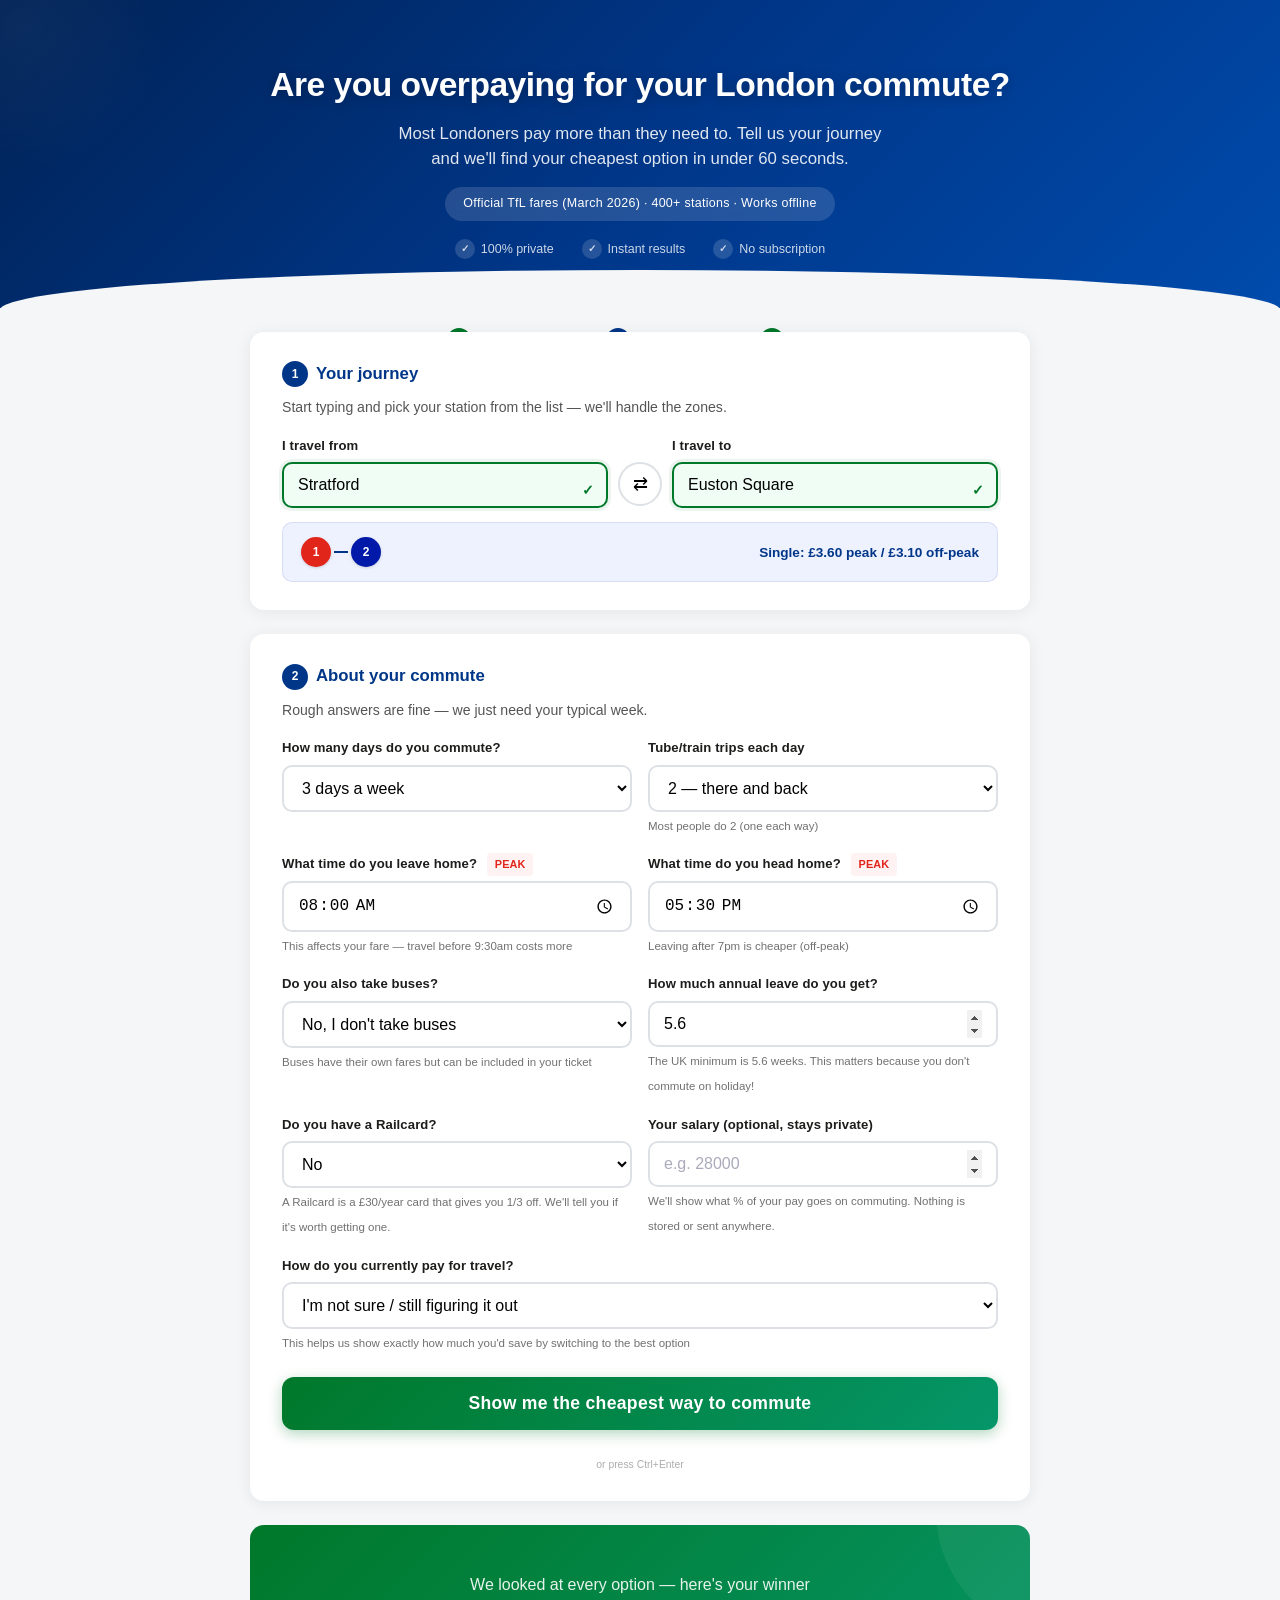
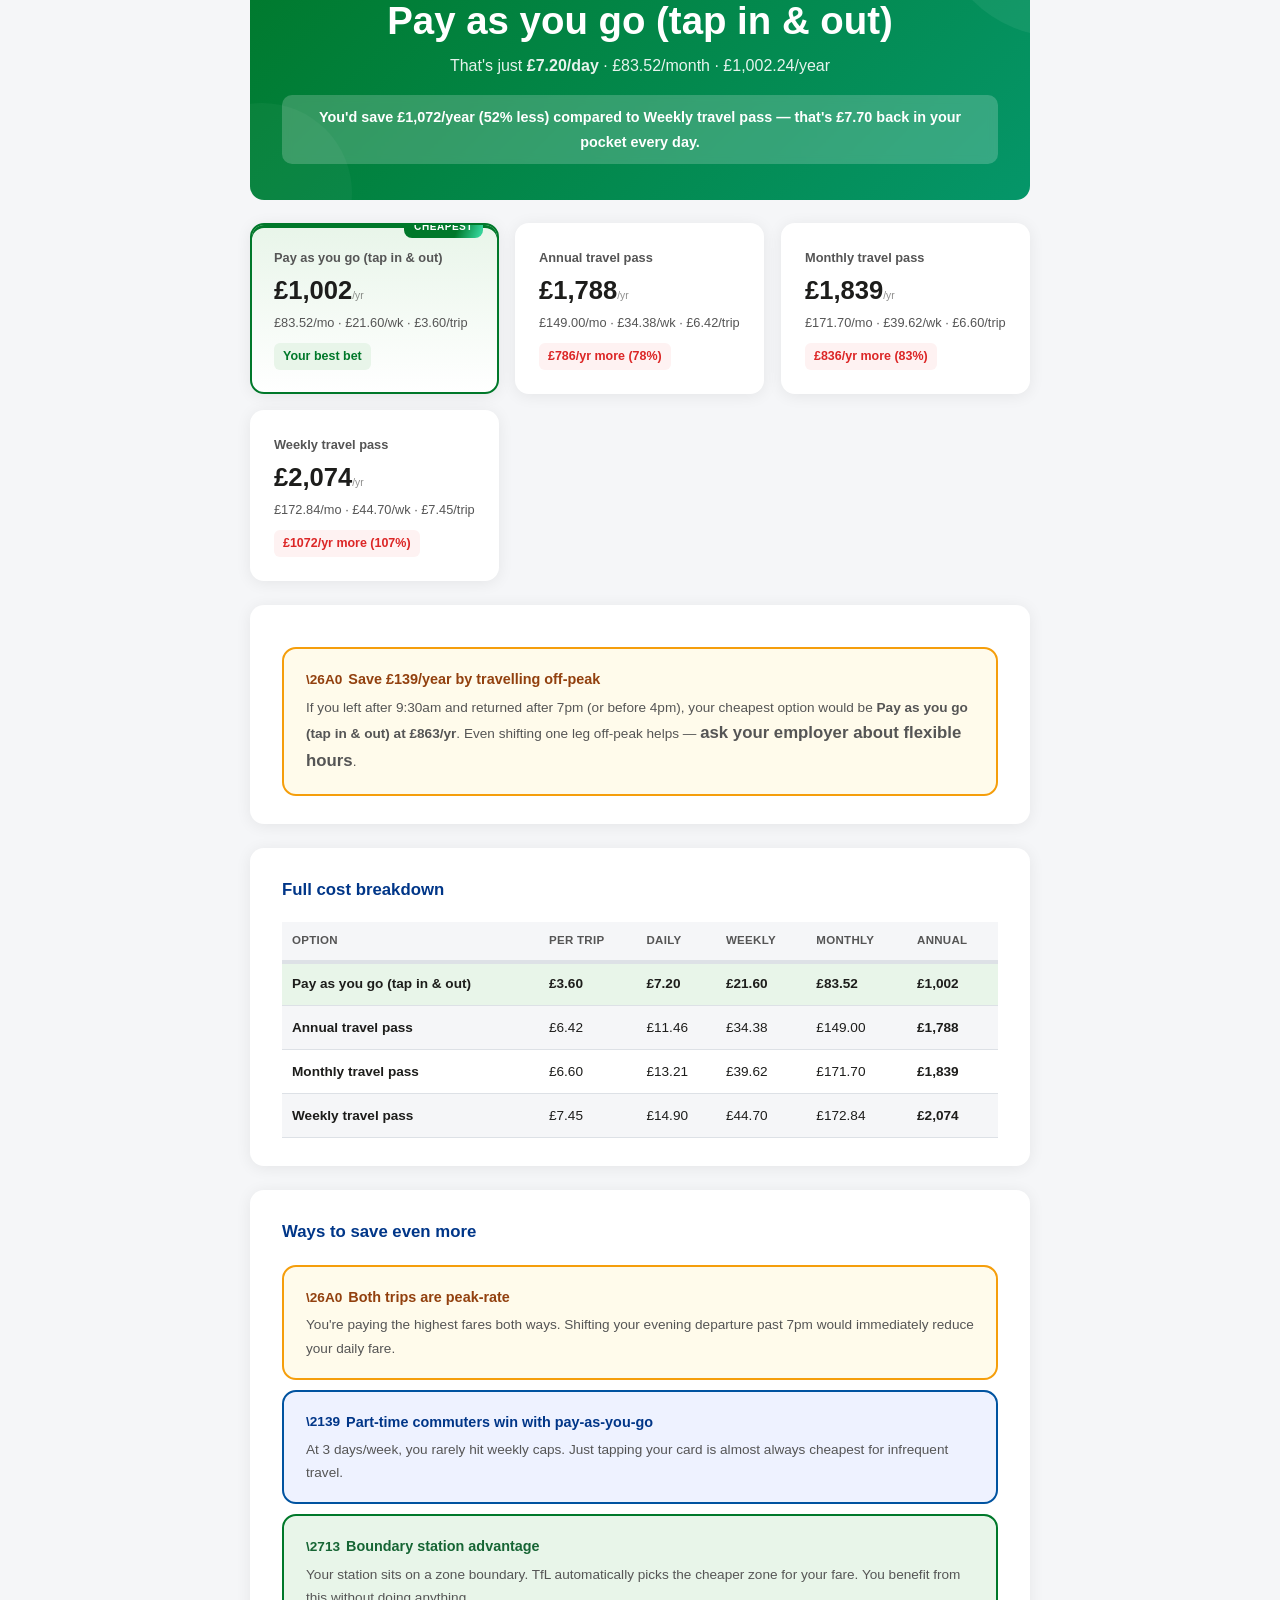
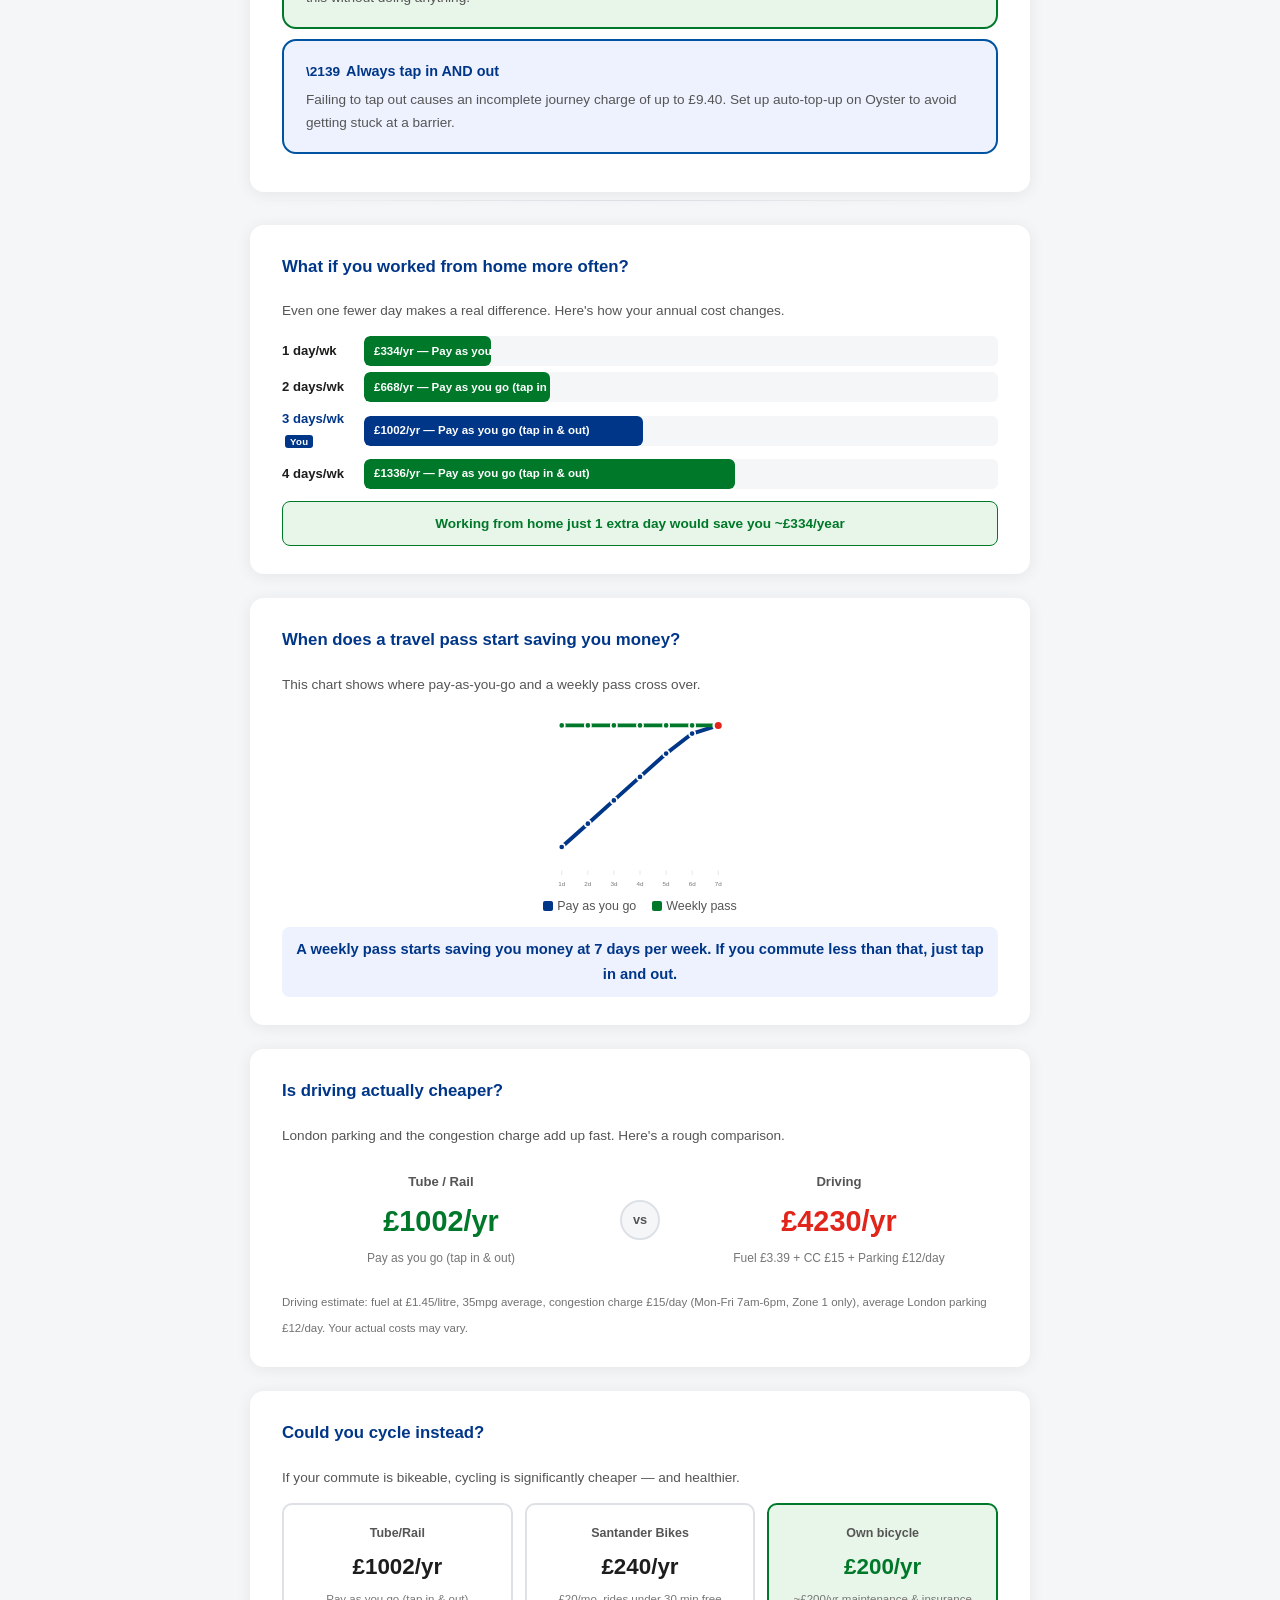
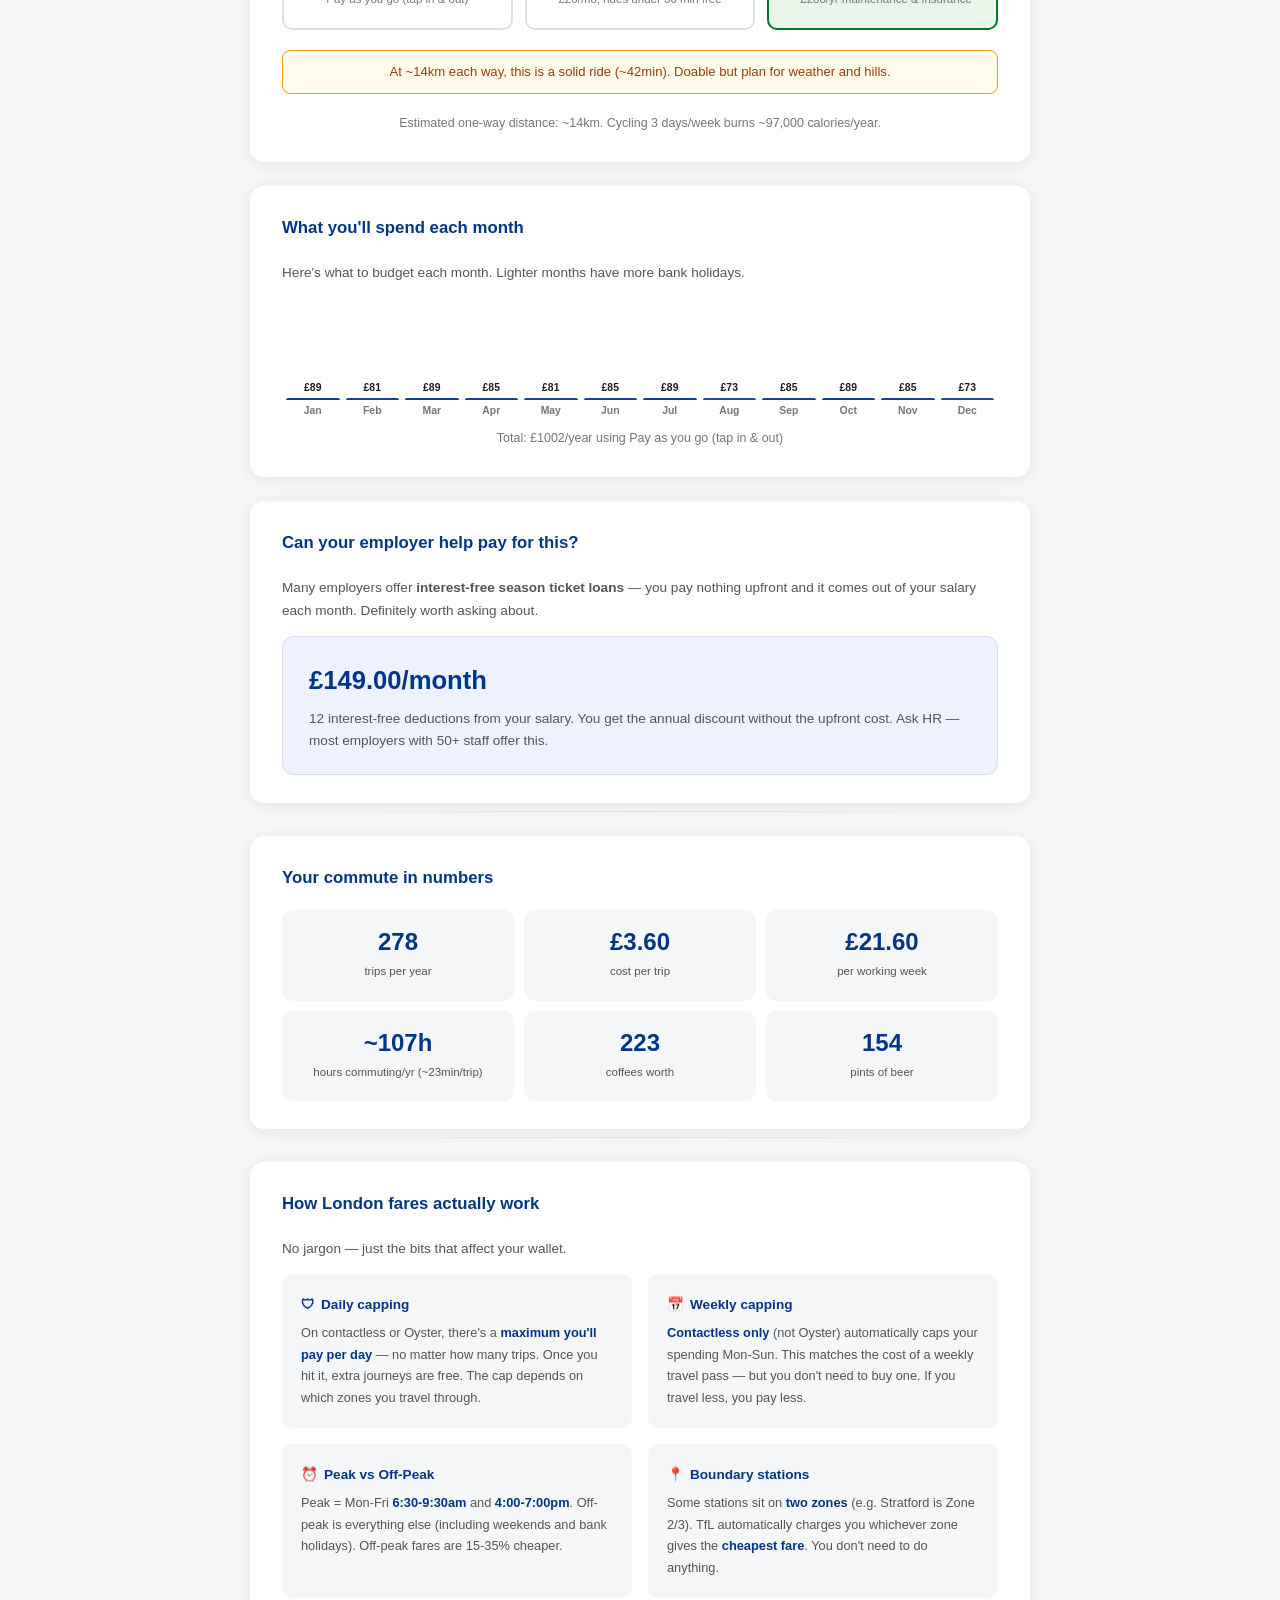
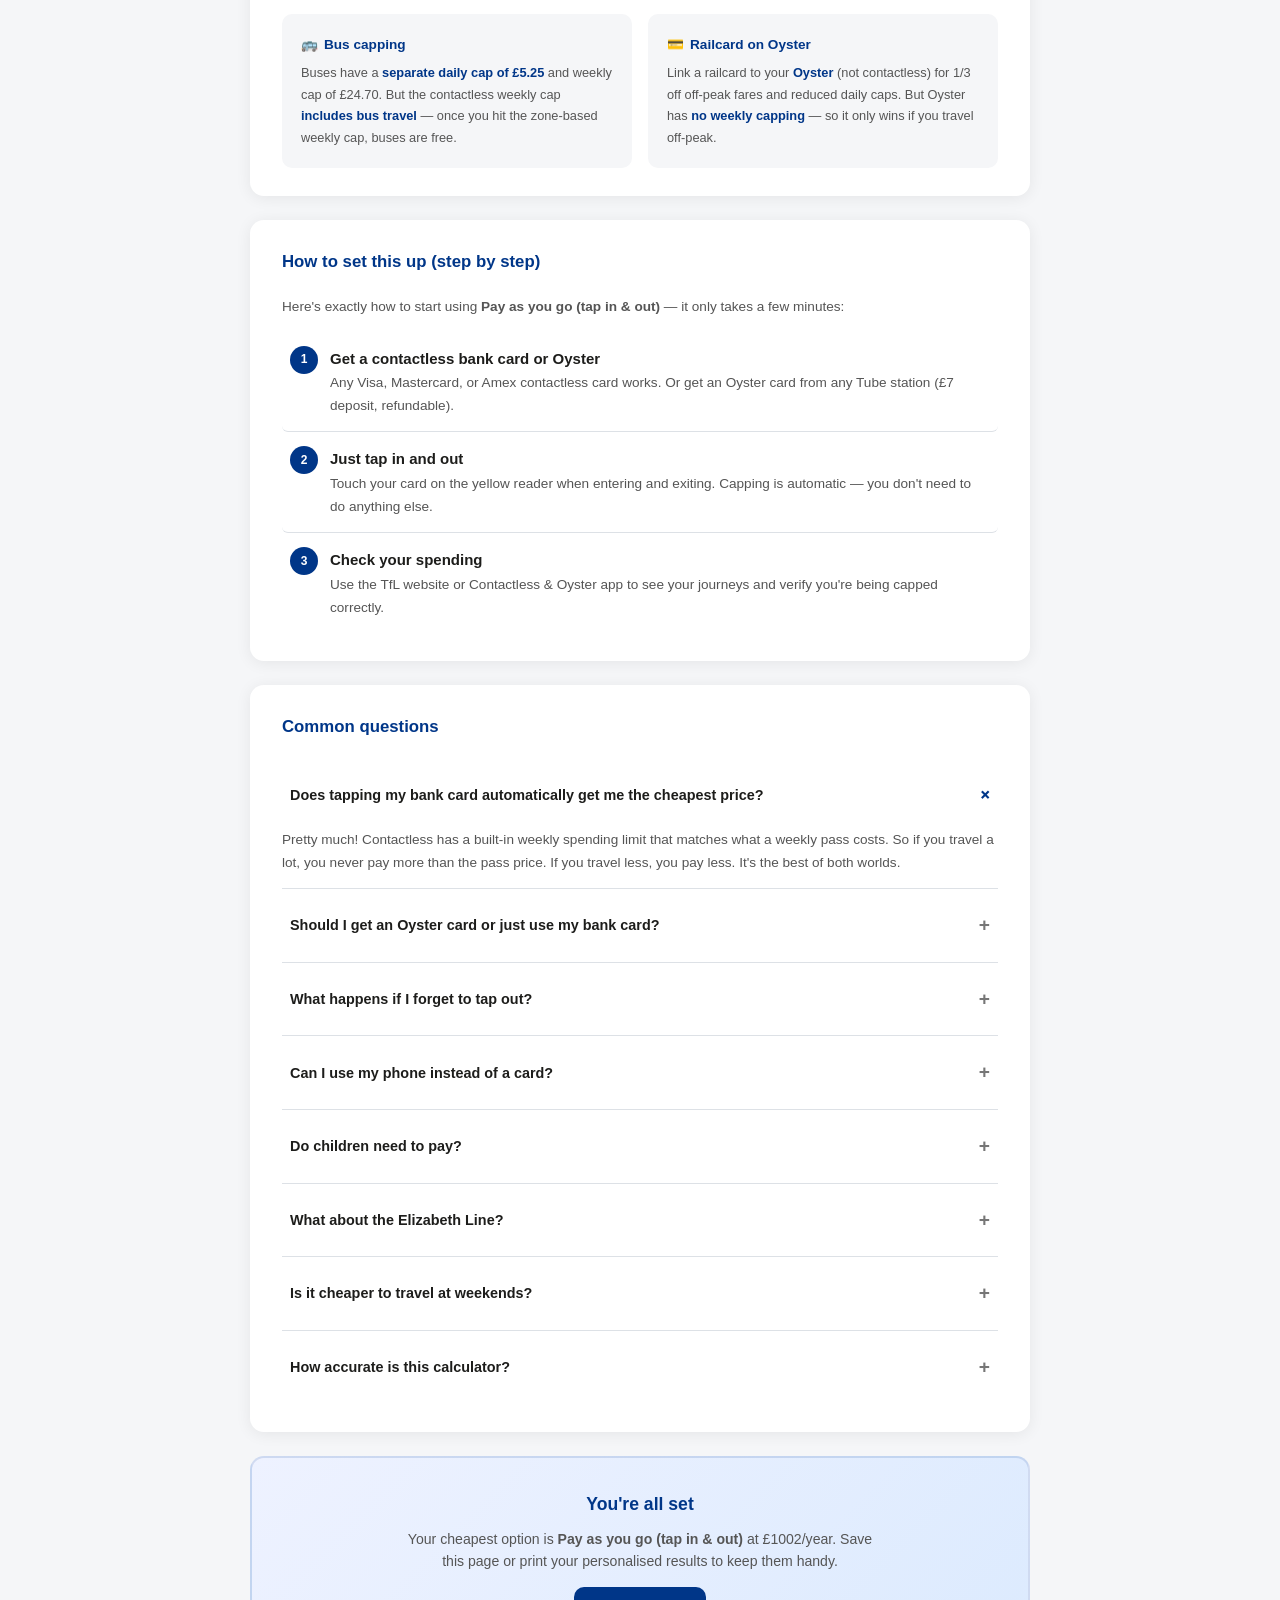
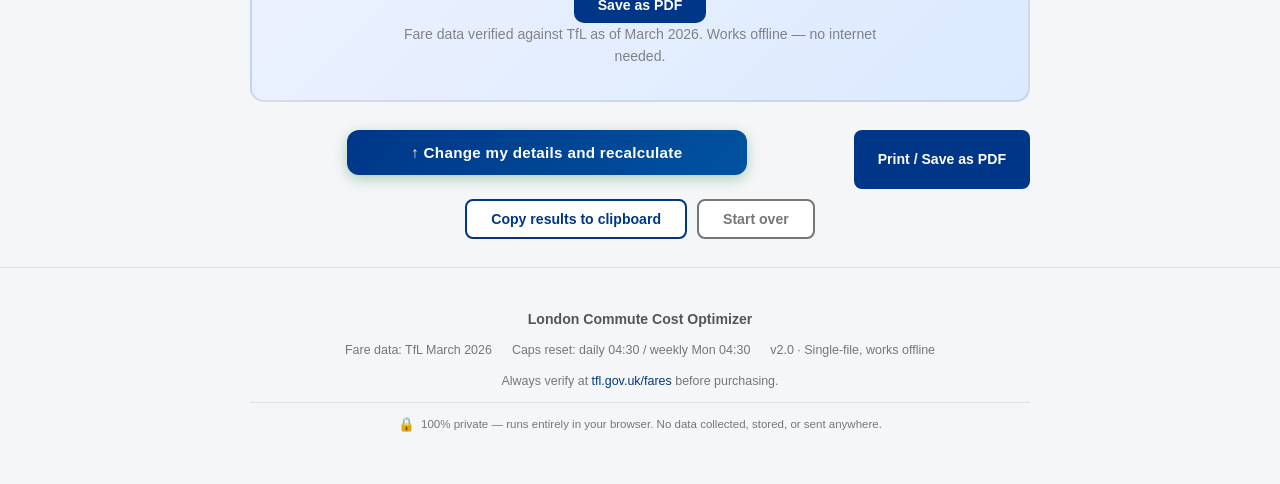
<file: original/london-commute-optimizer.html>
<!DOCTYPE html>
<html lang="en-GB">
<head>
<meta charset="UTF-8">
<meta name="viewport" content="width=device-width,initial-scale=1,viewport-fit=cover">
<meta name="apple-mobile-web-app-capable" content="yes">
<meta name="apple-mobile-web-app-status-bar-style" content="black-translucent">
<meta name="format-detection" content="telephone=no">
<title>London Commute Cost Optimizer — Find Your Cheapest Way to Commute</title>
<meta name="description" content="Compare every TfL ticket option and find the cheapest way to commute in London. Pay-as-you-go, travel passes, Railcard — we calculate it all in 60 seconds.">
<meta name="theme-color" content="#003688" media="(prefers-color-scheme: light)">
<meta name="theme-color" content="#121417" media="(prefers-color-scheme: dark)">
<meta property="og:title" content="London Commute Cost Optimizer">
<meta property="og:description" content="Find the cheapest way to commute in London. Compare pay-as-you-go, travel passes, and Railcard options for 400+ stations.">
<meta property="og:type" content="website">
<meta name="twitter:card" content="summary">
<link rel="icon" href="data:image/svg+xml,<svg xmlns=%22http://www.w3.org/2000/svg%22 viewBox=%220 0 100 100%22><text y=%22.9em%22 font-size=%2290%22>🚇</text></svg>">
<link rel="dns-prefetch" href="https://tfl.gov.uk">
<script type="application/ld+json">{"@context":"https://schema.org","@type":"WebApplication","name":"London Commute Cost Optimizer","description":"Compare every TfL ticket option and find the cheapest way to commute in London. Pay-as-you-go, travel passes, Railcard — we calculate it all in 60 seconds.","applicationCategory":"FinanceApplication","operatingSystem":"Any","offers":{"@type":"Offer","price":"9","priceCurrency":"GBP"},"featureList":["400+ London stations","Peak and off-peak fares","Daily and weekly capping","Railcard discounts","Boundary zone optimization","Works offline"],"dateModified":"2026-04-07"}</script>
<style>
:root{--blue:#003688;--blue-l:#0053a0;--blue-pale:#eef2ff;--red:#e1251b;--green:#00782a;--green-bg:#e8f5e9;
--amber:#f59e0b;--amber-bg:#fffbeb;--bg:#f5f6f8;--card:#fff;--text:#1d1d1b;--muted:#555;--dim:#767676;
--border:#dde1e6;--shadow:0 2px 16px rgba(0,0,0,0.07);--r:14px;--hint:#717171}
*{margin:0;padding:0;box-sizing:border-box;-webkit-tap-highlight-color:rgba(0,54,136,.1)}
button,a,.aci,.faq-q,.ocard{touch-action:manipulation}
html{scroll-behavior:smooth}
body{font-family:-apple-system,BlinkMacSystemFont,'Segoe UI',Roboto,sans-serif;background:var(--bg);color:var(--text);line-height:1.7;font-size:15px;-webkit-font-smoothing:antialiased;-moz-osx-font-smoothing:grayscale}
::selection{background:var(--blue-pale);color:var(--blue)}
:focus-visible{outline:3px solid var(--blue-l);outline-offset:2px;border-radius:4px}
.wrap{max-width:820px;margin:0 auto;padding:0 max(20px,env(safe-area-inset-left))}

/* Page load */
@keyframes fadeIn{from{opacity:0}to{opacity:1}}
@keyframes slideUp{from{opacity:0;transform:translateY(20px)}to{opacity:1;transform:translateY(0)}}
header{animation:fadeIn .6s ease-out}
.hero{animation:slideUp .5s ease-out .2s both}

/* Header */
header{background:linear-gradient(135deg,#002255 0%,var(--blue) 50%,#004bac 100%);color:#fff;padding:56px 0 48px;text-align:center;position:relative;overflow:hidden}
header::before{content:'';position:absolute;top:-40%;left:-10%;width:300px;height:300px;background:radial-gradient(circle,rgba(255,255,255,.04) 0%,transparent 70%);border-radius:50%}
header::after{content:'';position:absolute;bottom:-2px;left:0;right:0;height:40px;background:var(--bg);border-radius:50% 50% 0 0/100% 100% 0 0}
header h1{font-size:2.1rem;font-weight:800;letter-spacing:-.5px;margin-bottom:8px;position:relative;text-shadow:0 2px 12px rgba(0,0,0,.25)}
header p{font-size:1.05rem;opacity:.88;max-width:500px;margin:0 auto;position:relative;line-height:1.5}
.badge{display:inline-block;margin-top:16px;background:rgba(255,255,255,.14);padding:6px 18px;border-radius:20px;font-size:.78rem;letter-spacing:.3px;backdrop-filter:blur(4px);position:relative}

/* Section */
.section{background:var(--card);border-radius:var(--r);box-shadow:var(--shadow);padding:28px 32px;margin-top:24px;transition:box-shadow .3s,transform .3s}
.section:hover{box-shadow:0 4px 24px rgba(0,0,0,.09);transform:translateY(-1px)}
.section.hero{margin-top:-20px;z-index:2;position:relative;scroll-margin-top:16px}.section.hero:hover{transform:none;box-shadow:var(--shadow)}
.section h2{font-size:1.05rem;font-weight:700;color:var(--blue);margin-bottom:18px;display:flex;align-items:center;gap:8px}
.section h2 .num{width:26px;height:26px;border-radius:50%;background:var(--blue);color:#fff;display:inline-flex;align-items:center;justify-content:center;font-size:.75rem;flex-shrink:0}
.section h3{font-size:.95rem;font-weight:700;color:var(--blue);margin:18px 0 12px}

/* Inputs */
.srow{display:grid;grid-template-columns:1fr 44px 1fr;gap:10px;align-items:end}
.swap{width:44px;height:44px;border:2px solid var(--border);border-radius:50%;background:var(--card);cursor:pointer;display:flex;align-items:center;justify-content:center;font-size:1.1rem;transition:all .3s cubic-bezier(.4,0,.2,1);margin-bottom:2px}
.swap:hover{border-color:var(--blue);background:var(--blue-pale);transform:rotate(180deg);box-shadow:0 2px 8px rgba(0,54,136,.15)}
.swap:focus-visible{outline:3px solid var(--blue-l);outline-offset:2px}
.swap.clicked{transform:rotate(180deg);border-color:var(--green);background:var(--green-bg)}
.fg{position:relative}
.fg label{display:block;font-size:.82rem;font-weight:600;color:var(--text);margin-bottom:5px;letter-spacing:.1px}
.si{width:100%;padding:12px 14px;border:2px solid var(--border);border-radius:10px;font-size:1rem;background:var(--card);transition:border-color .2s,box-shadow .2s}
.si::placeholder{color:#aab;font-weight:400}
.si[type="number"]::-webkit-inner-spin-button,.si[type="number"]::-webkit-outer-spin-button{opacity:1;height:28px}
.si:focus{outline:none;border-color:var(--blue);box-shadow:0 0 0 3px rgba(0,83,160,.12)}
.si:hover:not(:focus){border-color:#b0b8c4}
.si.ok{border-color:var(--green);background:#f0fdf4;box-shadow:0 0 0 3px rgba(0,120,42,.08)}
.fg:has(.si.ok[role="combobox"])::after{content:'\2713';position:absolute;right:14px;top:50%;transform:translateY(25%);color:var(--green);font-weight:700;font-size:.9rem;pointer-events:none}
select.si{cursor:pointer;appearance:auto}
.hint{font-size:.72rem;color:var(--hint);margin-top:3px}
.sec-desc{font-size:.88rem;color:var(--muted);margin:-10px 0 16px;line-height:1.6}

/* Autocomplete */
.acd{position:absolute;top:100%;left:0;right:0;background:var(--card);border:2px solid var(--blue);border-top:0;border-radius:0 0 10px 10px;max-height:260px;overflow-y:auto;z-index:100;display:none;box-shadow:0 10px 30px rgba(0,0,0,.15);scrollbar-width:thin;scrollbar-color:var(--border) transparent;overscroll-behavior:contain}
.acd::-webkit-scrollbar{width:6px}.acd::-webkit-scrollbar-track{background:transparent}.acd::-webkit-scrollbar-thumb{background:var(--border);border-radius:3px}.acd::-webkit-scrollbar-thumb:hover{background:var(--muted)}
.acd.open{display:block}
.aci{padding:10px 14px;cursor:pointer;display:flex;justify-content:space-between;align-items:center;font-size:.88rem;border-bottom:1px solid var(--border);transition:background .1s}
.aci:last-child{border-bottom:none}
.aci:hover,.aci.act{background:var(--blue-pale)}
.aci .nm{font-weight:500}
.aci .zt{font-size:.72rem;background:var(--bg);padding:2px 8px;border-radius:4px;color:var(--muted);font-weight:600}

/* Journey bar */
.jbar{background:var(--blue-pale);border-radius:10px;font-size:.88rem;align-items:center;gap:14px;flex-wrap:wrap;border:1px solid rgba(0,54,136,.1);display:flex;max-height:0;overflow:hidden;opacity:0;padding:0 18px;margin-top:0;transition:max-height .35s ease,opacity .3s ease,padding .35s ease,margin .35s ease}
.jbar.vis{max-height:120px;opacity:1;padding:14px 18px;margin-top:14px}
.zvis{display:flex;gap:3px;align-items:center}
@keyframes zdPop{from{opacity:0;transform:scale(0)}to{opacity:1;transform:scale(1)}}
.zd{width:30px;height:30px;border-radius:50%;display:flex;align-items:center;justify-content:center;font-size:.75rem;font-weight:700;color:#fff;box-shadow:0 1px 3px rgba(0,0,0,.15);transition:transform .2s;animation:zdPop .3s cubic-bezier(.34,1.56,.64,1) both}
.zd:hover{transform:scale(1.15)}
.zd.z1{background:#e1251b}.zd.z2{background:#0019a8}.zd.z3{background:#ffce00;color:#333}.zd.z4{background:#00782a}.zd.z5{background:#f37fb7;color:#333}.zd.z6{background:#ef7b10}.zd.z7{background:#7b68ee}.zd.z8{background:#20b2aa}.zd.z9{background:#cd853f}
.zcon{width:14px;height:2px;background:var(--blue)}
.fprev{margin-left:auto;font-weight:600;color:var(--blue);font-size:.85rem}
.jerr{margin-top:10px;padding:12px 16px;background:var(--amber-bg);border:1px solid var(--amber);border-radius:8px;color:#92400e;font-size:.82rem;display:none;line-height:1.5}
.jerr.vis{display:flex;align-items:flex-start;gap:8px}
.jerr::before{content:'⚠';flex-shrink:0;font-size:1rem}

/* Grid */
.g2{display:grid;grid-template-columns:1fr 1fr;gap:16px}
.g-cards{display:grid;grid-template-columns:repeat(auto-fit,minmax(220px,1fr));gap:16px}
@keyframes cardIn{from{opacity:0;transform:translateY(12px)}to{opacity:1;transform:translateY(0)}}
.g-cards .ocard{animation:cardIn .4s ease-out both}
.g-cards .ocard:nth-child(1){animation-delay:0s}
.g-cards .ocard:nth-child(2){animation-delay:.08s}
.g-cards .ocard:nth-child(3){animation-delay:.16s}
.g-cards .ocard:nth-child(4){animation-delay:.24s}
.g-cards .ocard:nth-child(5){animation-delay:.32s}
.g-cards .ocard:nth-child(6){animation-delay:.4s}
.full{grid-column:1/-1}

/* Time badge */
.tb{display:inline-block;font-size:.68rem;font-weight:700;padding:2px 8px;border-radius:4px;margin-left:6px;vertical-align:middle;transition:background .3s,color .3s}
.tb.pk{background:#fef2f2;color:var(--red)}.tb.op{background:var(--green-bg);color:var(--green)}

/* Results */
.results{display:none;scroll-margin-top:20px}.results.vis{display:block}
@keyframes fadeSlideIn{from{opacity:0;transform:translateY(16px)}to{opacity:1;transform:translateY(0)}}
.results.vis{animation:fadeSlideIn .5s ease-out}

/* Recommendation hero */
.reco{background:linear-gradient(135deg,#00782a,#059669);color:#fff;border-radius:var(--r);padding:40px 32px 36px;text-align:center;margin-bottom:22px;position:relative;overflow:hidden;outline:none}
@keyframes recoReveal{from{opacity:0;transform:scale(.96) translateY(10px)}to{opacity:1;transform:scale(1) translateY(0)}}
.results.vis .reco{animation:recoReveal .5s cubic-bezier(.22,1,.36,1) .15s both}
.reco::before{content:'';position:absolute;top:-50%;right:-20%;width:250px;height:250px;background:rgba(255,255,255,.06);border-radius:50%}
.reco::after{content:'';position:absolute;bottom:-30%;left:-10%;width:180px;height:180px;background:rgba(255,255,255,.04);border-radius:50%}
.reco .big{font-size:2.4rem;font-weight:800;display:block;line-height:1.2;position:relative}
.reco .sub{font-size:1rem;opacity:.9;margin-top:6px;position:relative}.reco .sub-cost{margin-top:8px}
.reco .act{display:inline-block;margin-top:16px;background:rgba(255,255,255,.2);padding:10px 24px;border-radius:10px;font-size:.9rem;font-weight:600;backdrop-filter:blur(4px);position:relative}
.reco .vs{font-size:.85rem;opacity:.8;margin-top:10px;position:relative}

/* Option cards */
.ocard{background:var(--card);border-radius:var(--r);box-shadow:var(--shadow);padding:22px;border:2px solid transparent;transition:all .25s ease;position:relative;overflow:hidden;cursor:pointer;will-change:transform}
.ocard:active{transform:translateY(0) scale(.98);transition-duration:.1s}
.ocard:focus-visible{outline:3px solid var(--blue-l);outline-offset:2px}
.ocard:hover{transform:translateY(-3px);box-shadow:0 8px 30px rgba(0,0,0,.1),inset 4px 0 0 var(--blue)}
.ocard.best:hover{box-shadow:0 8px 30px rgba(0,0,0,.1),inset 4px 0 0 var(--green)}
.ocard.best{border-color:var(--green);background:linear-gradient(to bottom,var(--green-bg),var(--card));box-shadow:var(--shadow),inset 0 3px 0 0 var(--green)}
@keyframes badgeDrop{from{opacity:0;transform:translateY(-8px)}to{opacity:1;transform:translateY(0)}}
@keyframes shimmer{0%{background-position:200% 0}100%{background-position:-200% 0}}
.ocard .cbadge{position:absolute;top:-10px;right:14px;background:linear-gradient(110deg,var(--green) 35%,#34d399 50%,var(--green) 65%);background-size:200% 100%;color:#fff;font-size:.63rem;font-weight:700;padding:3px 10px;border-radius:8px;text-transform:uppercase;letter-spacing:.5px;animation:badgeDrop .4s ease-out .3s both,shimmer 3s ease-in-out 1s infinite}
.ocard .cn{font-size:.8rem;font-weight:600;color:var(--muted)}
.ocard .ca{font-size:1.6rem;font-weight:800}
.ocard .ca small{font-size:.4em;font-weight:400;opacity:.5}
.ocard .cm{font-size:.8rem;color:var(--muted);margin-bottom:8px}
.ocard .cd{font-size:.78rem;font-weight:600;padding:3px 9px;border-radius:6px;display:inline-block}
.cd.sv{background:var(--green-bg);color:var(--green)}.cd.ex{background:#fef2f2;color:#dc2626}

/* Table */
.bt{width:100%;border-collapse:separate;border-spacing:0;font-size:.85rem}
.bt th{text-align:left;padding:9px 10px;background:var(--bg);font-weight:600;color:var(--muted);font-size:.72rem;text-transform:uppercase;letter-spacing:.3px;border-bottom:2px solid var(--border);position:sticky;top:0;z-index:2;box-shadow:0 2px 0 var(--border)}
.bt td{padding:10px;border-bottom:1px solid var(--border)}.bt td:first-child{font-weight:600}
.bt tbody tr:nth-child(even) td{background:var(--bg)}
.bt tr.best td{background:var(--green-bg);font-weight:600}
.bt tbody tr:hover td{background:var(--blue-pale)}
.bt tr.best:hover td{background:#d1fae5;background:color-mix(in srgb,var(--green-bg) 70%,var(--blue-pale) 30%)}
.bt tr.hl td{background:var(--blue-pale);transition:background .3s}

/* Progress steps */
.progress{display:flex;justify-content:center;gap:0;margin:20px 0 0;position:relative}
.pstep{display:flex;align-items:center;gap:6px;font-size:.75rem;font-weight:600;color:var(--dim);transition:color .3s}
.pstep.active{color:var(--blue)}
.pstep.done{color:var(--green)}
.pstep .pnum{width:24px;height:24px;border-radius:50%;border:2px solid currentColor;display:inline-flex;align-items:center;justify-content:center;font-size:.7rem;transition:all .3s}
.pstep.done .pnum{background:var(--green);border-color:var(--green);color:#fff;font-size:0}
.pstep .pnum::after{content:'\\2713';font-size:.65rem;opacity:0;transform:scale(0);transition:opacity .3s,transform .3s}
.pstep.done .pnum::after{opacity:1;transform:scale(1)}
.pstep.active .pnum{background:var(--blue);border-color:var(--blue);color:#fff}
.pline{width:40px;height:2px;background:var(--border);margin:0 8px;align-self:center;transition:background .3s}
.pline.done{background:var(--green)}

/* Trust strip */
.trust{display:flex;justify-content:center;gap:28px;padding:18px 0 0;flex-wrap:wrap;position:relative}
.trust-item{display:flex;align-items:center;gap:6px;font-size:.78rem;color:rgba(255,255,255,.8);font-weight:500}
.trust-item .ti{width:20px;height:20px;border-radius:50%;background:rgba(255,255,255,.15);display:inline-flex;align-items:center;justify-content:center;font-size:.6rem;font-weight:700;flex-shrink:0}

/* Empty state teaser */
.teaser{text-align:center;padding:44px 20px;color:var(--dim);border:2px dashed var(--border);background:transparent;box-shadow:none;transition:opacity .4s,transform .4s}
.teaser.fade-out{opacity:0;transform:translateY(-10px);pointer-events:none}
.teaser:hover{box-shadow:none}
.teaser .t-icon{font-size:1.6rem;margin-bottom:14px;display:block;opacity:.35;animation:bounceDown 2s ease-in-out infinite}
@keyframes bounceDown{0%,100%{transform:translateY(0)}50%{transform:translateY(6px)}}
.teaser p{font-size:.9rem;max-width:380px;margin:0 auto;line-height:1.6}

/* Tip boxes */
.tip{border-radius:var(--r);padding:18px 22px;margin-top:14px}.tip+.tip{margin-top:10px}
#tips .tip{margin-top:0;margin-bottom:10px}
.tip.green{background:var(--green-bg);border:2px solid var(--green)}.tip.green h4{color:#166534}
.tip.amber{background:var(--amber-bg);border:2px solid var(--amber)}.tip.amber h4{color:#92400e}
.tip.blue{background:var(--blue-pale);border:2px solid var(--blue-l)}.tip.blue h4{color:var(--blue)}
.tip h4{font-size:.9rem;margin-bottom:4px;display:flex;align-items:center;gap:6px}.tip h4::before{flex-shrink:0;font-size:.85rem}.tip.green h4::before{content:'\\2713'}.tip.amber h4::before{content:'\\26A0'}.tip.blue h4::before{content:'\\2139'}
.tip p{font-size:.85rem;color:var(--muted)}
.tip .sv{font-weight:700;font-size:1.05rem}

/* WFH bars */
.wb{display:flex;align-items:center;gap:10px;margin-bottom:6px}
.wb .wl{font-size:.82rem;width:72px;flex-shrink:0;font-weight:600}
.wb .bw{flex:1;height:30px;background:var(--bg);border-radius:6px;overflow:hidden}
.wb .b{height:100%;border-radius:6px;display:flex;align-items:center;padding-left:10px;font-size:.72rem;font-weight:600;color:#fff;white-space:nowrap;transition:width .5s cubic-bezier(.4,0,.2,1);min-width:0;overflow:hidden;text-overflow:ellipsis}
.wb:nth-child(1) .b{transition-delay:0s}.wb:nth-child(2) .b{transition-delay:.06s}.wb:nth-child(3) .b{transition-delay:.12s}.wb:nth-child(4) .b{transition-delay:.18s}.wb:nth-child(5) .b{transition-delay:.24s}.wb:nth-child(6) .b{transition-delay:.3s}
.b.cur{background:var(--blue)}.b.alt{background:var(--green)}
.wb-cur .wl{color:var(--blue)}.you{font-size:.6rem;background:var(--blue);color:#fff;padding:1px 5px;border-radius:3px;margin-left:3px;vertical-align:middle;letter-spacing:.3px}

/* Driving comparison */
.dcomp{display:grid;grid-template-columns:1fr auto 1fr;gap:20px;align-items:center;text-align:center;padding:20px 0}
.dcomp .vs-badge{background:var(--bg);border-radius:50%;width:40px;height:40px;display:flex;align-items:center;justify-content:center;font-weight:800;font-size:.8rem;color:var(--muted);border:2px solid var(--border)}
.dcomp .method{font-size:.82rem;color:var(--muted);margin-bottom:4px;font-weight:600}
.dcomp .price{font-size:1.8rem;font-weight:800}
.dcomp .price.win{color:var(--green)}
.dcomp .price.lose{color:var(--red)}
.dcomp .detail{font-size:.75rem;color:var(--dim);margin-top:2px}

/* Fun stats */
.fsg{display:grid;grid-template-columns:repeat(3,1fr);gap:10px}
.fs{text-align:center;padding:18px 8px;background:var(--bg);border-radius:10px;transition:transform .2s,box-shadow .2s}
.fs:hover{transform:scale(1.04);box-shadow:0 4px 12px rgba(0,0,0,.06)}
.fs .n{font-size:1.5rem;font-weight:800;color:var(--blue);display:block;line-height:1.2}
.fs .d{font-size:.72rem;color:var(--muted)}
.fs-wide{grid-column:1/-1}

/* Monthly bars */
.mbar{display:flex;align-items:end;gap:6px;height:120px;margin:16px 0 8px;padding:0 4px}
.mbar .col{flex:1;display:flex;flex-direction:column;align-items:center;gap:2px}
.mbar .bar{width:100%;border-radius:4px 4px 0 0;background:var(--blue);transition:height .5s cubic-bezier(.4,0,.2,1),opacity .2s;min-height:2px;opacity:.85}
.mbar .col:nth-child(1) .bar{transition-delay:0s}.mbar .col:nth-child(2) .bar{transition-delay:.03s}.mbar .col:nth-child(3) .bar{transition-delay:.06s}.mbar .col:nth-child(4) .bar{transition-delay:.09s}.mbar .col:nth-child(5) .bar{transition-delay:.12s}.mbar .col:nth-child(6) .bar{transition-delay:.15s}.mbar .col:nth-child(7) .bar{transition-delay:.18s}.mbar .col:nth-child(8) .bar{transition-delay:.21s}.mbar .col:nth-child(9) .bar{transition-delay:.24s}.mbar .col:nth-child(10) .bar{transition-delay:.27s}.mbar .col:nth-child(11) .bar{transition-delay:.3s}.mbar .col:nth-child(12) .bar{transition-delay:.33s}
.mbar .col:hover .bar{opacity:1}
.mbar .ml{font-size:.65rem;color:var(--dim);font-weight:600}
.mbar .mv{font-size:.65rem;color:var(--text);font-weight:600}

/* Explainer */
.exp-grid{display:grid;grid-template-columns:1fr 1fr;gap:16px}
.exp-box{padding:18px;background:var(--bg);border-radius:10px;transition:transform .2s,box-shadow .2s;border:1px solid transparent}
.exp-box:hover{transform:translateY(-2px);box-shadow:0 4px 12px rgba(0,0,0,.06);border-color:var(--border)}
.exp-box h4{font-size:.85rem;color:var(--blue);margin-bottom:6px;display:flex;align-items:center;gap:6px}
.exp-box h4::before{flex-shrink:0;font-size:.85rem}
.exp-box:nth-child(1) h4::before{content:'\1F6E1'}
.exp-box:nth-child(2) h4::before{content:'\1F4C5'}
.exp-box:nth-child(3) h4::before{content:'\23F0'}
.exp-box:nth-child(4) h4::before{content:'\1F4CD'}
.exp-box:nth-child(5) h4::before{content:'\1F68C'}
.exp-box:nth-child(6) h4::before{content:'\1F4B3'}
.exp-box p{font-size:.8rem;color:var(--muted)}
.exp-box .hl{color:var(--blue);font-weight:700}

/* How to buy */
.htb-step{display:flex;gap:12px;padding:14px 8px;border-bottom:1px solid var(--border);border-radius:6px;transition:background .2s}
.htb-step:hover{background:var(--blue-pale)}
.htb-step:last-child{border:none}
.htb-num{width:28px;height:28px;border-radius:50%;background:var(--blue);color:#fff;display:flex;align-items:center;justify-content:center;font-size:.75rem;font-weight:700;flex-shrink:0}
.htb-step p{font-size:.85rem;color:var(--muted)}
.htb-step strong{color:var(--text)}

/* FAQ */
.faq-item{border-bottom:1px solid var(--border);padding:14px 0}
.faq-item:last-child{border:none}
.faq-q{font-weight:600;font-size:.9rem;cursor:pointer;display:flex;justify-content:space-between;align-items:center;border-radius:6px;padding:6px 8px;min-height:44px;transition:color .2s,background .2s}
.faq-q:hover{color:var(--blue);background:var(--blue-pale)}
.faq-q:focus-visible{outline:3px solid var(--blue-l);outline-offset:2px}
.faq-q::after{content:'+';font-size:1.2rem;color:var(--dim);transition:transform .3s cubic-bezier(.4,0,.2,1),color .2s;flex-shrink:0}
.faq-item.open .faq-q::after{transform:rotate(45deg);color:var(--blue)}
.faq-a{font-size:.85rem;color:var(--muted);max-height:0;overflow:hidden;transition:max-height .4s cubic-bezier(.4,0,.2,1),padding .3s;padding-top:0}
.faq-item.open .faq-a{max-height:800px;padding-top:10px}

/* Loan */
.loan-box{background:var(--blue-pale);border-radius:12px;padding:22px 26px;border:1px solid rgba(0,54,136,.1)}
.loan-box .lm{font-size:1.6rem;font-weight:800;color:var(--blue)}
.loan-box p{font-size:.85rem;color:var(--muted);margin-top:6px;line-height:1.6}

/* Go button */
.go-btn{width:100%;margin-top:22px;padding:16px 24px;background:linear-gradient(135deg,#00782a,#059669);color:#fff;border:none;border-radius:12px;font-size:1.1rem;font-weight:700;cursor:pointer;transition:all .2s;letter-spacing:.3px;box-shadow:0 4px 14px rgba(0,120,42,.3)}
.go-btn:hover{transform:translateY(-2px);box-shadow:0 6px 20px rgba(0,120,42,.4)}
.go-btn:active{transform:translateY(0);box-shadow:0 2px 8px rgba(0,120,42,.3)}
.go-btn:focus-visible{outline:3px solid var(--green);outline-offset:3px}
@keyframes softPulse{0%,100%{box-shadow:0 4px 14px rgba(0,120,42,.3)}50%{box-shadow:0 4px 24px rgba(0,120,42,.45)}}
#goBtn{animation:softPulse 3s ease-in-out infinite}
@keyframes dotPulse{0%{content:''}25%{content:'.'}50%{content:'..'}75%{content:'...'}}
#goBtn.loading{background:linear-gradient(135deg,#005e22,#047857)}#goBtn.loading::after{content:'';animation:dotPulse 1.2s steps(1) infinite}
#goBtn.disabled{opacity:.45;cursor:not-allowed;animation:none;transform:none;pointer-events:none}
#goBtn.ready{animation:softPulse 2s ease-in-out infinite}
.go-hint{text-align:center;font-size:.75rem;color:var(--dim);margin-top:6px;height:18px;transition:opacity .3s}
.go-hint.hidden{opacity:0}

/* Print & Share */
.action-btns{display:flex;gap:10px;justify-content:center;flex-wrap:wrap;margin:28px 0}
.action-btns .recalc-btn{max-width:400px;margin:0 auto 14px;font-size:.95rem;padding:14px 20px;background:linear-gradient(135deg,var(--blue),var(--blue-l));animation:none}
.action-btns .reset-btn{border-color:var(--dim);color:var(--dim)}
.print-btn,.share-btn{display:inline-block;padding:10px 24px;border:none;border-radius:8px;font-size:.88rem;font-weight:600;cursor:pointer;transition:.2s}
.print-btn{background:var(--blue);color:#fff}
.print-btn:hover{background:var(--blue-l)}
.print-btn:focus-visible,.share-btn:focus-visible{outline:3px solid var(--blue-l);outline-offset:2px}
.share-btn{background:var(--card);color:var(--blue);border:2px solid var(--blue)}
.share-btn:hover{background:var(--blue-pale)}
.share-btn.copied{background:var(--green);color:#fff;border-color:var(--green)}

/* Break-even */
.be-svg-wrap{position:relative;height:180px;margin:10px 0}
.be-svg-wrap svg{width:100%;height:100%}
.be-legend{display:flex;gap:16px;justify-content:center;margin-top:8px;font-size:.78rem;color:var(--muted)}
.be-legend span{display:inline-flex;align-items:center;gap:4px}
.be-legend .dot{width:10px;height:10px;border-radius:2px;display:inline-block}.dot.dot-payg{background:var(--blue)}.dot.dot-pass{background:var(--green)}
.be-svg-wrap circle{transition:r .15s;cursor:default}.be-svg-wrap circle:hover{r:4}
.be-crossover{text-align:center;margin-top:10px;font-size:.92rem;font-weight:600;color:var(--blue);padding:10px;background:var(--blue-pale);border-radius:8px}

/* Cycling */
.cyc-grid{display:grid;grid-template-columns:repeat(3,1fr);gap:12px;text-align:center}
.cyc-card{padding:18px 12px;border-radius:10px;border:2px solid var(--border);transition:transform .2s,box-shadow .2s}
.cyc-card:hover{transform:translateY(-2px);box-shadow:0 4px 12px rgba(0,0,0,.07)}
.cyc-card.best-cyc{border-color:var(--green);background:var(--green-bg)}
.cyc-card .cyc-mode{font-size:.78rem;font-weight:600;color:var(--muted);margin-bottom:4px}
.cyc-card .cyc-price{font-size:1.4rem;font-weight:800}.cyc-card.best-cyc .cyc-price{color:var(--green)}
.cyc-card .cyc-detail{font-size:.72rem;color:var(--dim);margin-top:4px}
.cyc-warn{grid-column:1/-1;text-align:center;font-size:.82rem;color:#92400e;background:var(--amber-bg);border:1px solid var(--amber);border-radius:8px;padding:10px 16px;margin-top:8px}
.cyc-footer{grid-column:1/-1;text-align:center;font-size:.78rem;color:var(--dim);margin-top:8px;line-height:1.6}

/* Autocomplete empty state */
.acd-empty{padding:14px;text-align:center;font-size:.82rem;color:var(--dim);line-height:1.5}

/* Skip to content (a11y) */
.skip-link{position:absolute;top:-100px;left:50%;transform:translateX(-50%);background:var(--blue);color:#fff;padding:10px 20px;border-radius:0 0 8px 8px;z-index:200;font-weight:600;font-size:.88rem;text-decoration:none;transition:top .2s}
.skip-link:focus{top:0}
.nojs-msg{background:#fef2f2;color:#dc2626;text-align:center;padding:16px;font-weight:600;font-size:.9rem}

/* Closing CTA */
.closing-cta{background:linear-gradient(135deg,var(--blue-pale),#dbeafe);border:2px solid rgba(0,54,136,.12);border-radius:var(--r);padding:32px;text-align:center;margin-top:24px}
.closing-cta h3{color:var(--blue);font-size:1.1rem;margin-bottom:8px}
.closing-cta p{color:var(--muted);font-size:.88rem;max-width:480px;margin:0 auto;line-height:1.6}
.closing-cta .cta-step{display:inline-block;margin-top:14px;background:var(--blue);color:#fff;padding:10px 24px;border-radius:10px;font-size:.88rem;font-weight:600;text-decoration:none;cursor:pointer;border:none;transition:all .2s}
.closing-cta .cta-step:hover{background:var(--blue-l);transform:translateY(-1px)}
.closing-cta .cta-step:focus-visible{outline:3px solid var(--blue-l);outline-offset:3px}
.cta-updated{font-size:.72rem;color:var(--dim);margin-top:12px;opacity:.7}

/* Reveal animation */
.reveal{opacity:0;transform:translateY(20px);transition:opacity .5s,transform .5s}
.reveal.visible{opacity:1;transform:translateY(0)}

/* Switch banner */
.switch-banner{background:linear-gradient(135deg,var(--blue),var(--blue-l));color:#fff;border-radius:var(--r);padding:24px 28px;margin-bottom:18px;text-align:center;position:relative;overflow:hidden}
.switch-banner::before{content:'';position:absolute;top:-50%;right:-20%;width:200px;height:200px;background:rgba(255,255,255,.04);border-radius:50%}
.switch-banner .sw-from{opacity:.75;font-size:.88rem}
.switch-banner .sw-arrow{font-size:1.5rem;margin:8px 0;opacity:.6}
.switch-banner .sw-to{font-size:1.05rem;font-weight:600}
.switch-banner .sw-save{font-size:1.8rem;font-weight:800;margin-top:8px;text-shadow:0 2px 8px rgba(0,0,0,.2)}

/* Counter animation */
@keyframes countUp{from{opacity:0;transform:scale(.8)}to{opacity:1;transform:scale(1)}}
.count-anim{animation:countUp .4s ease-out}

/* Table scroll hint (mobile) */
.table-wrap{position:relative;overflow-x:auto;-webkit-overflow-scrolling:touch;scrollbar-width:thin;scrollbar-color:var(--border) transparent}
.table-wrap::-webkit-scrollbar{height:4px}.table-wrap::-webkit-scrollbar-track{background:transparent}.table-wrap::-webkit-scrollbar-thumb{background:var(--border);border-radius:2px}
.table-wrap::after{content:'Scroll →';position:absolute;top:0;right:0;background:linear-gradient(90deg,transparent,var(--card) 40%);padding:9px 10px 9px 28px;font-size:.65rem;color:var(--dim);font-weight:600;pointer-events:none;display:none}
@media(max-width:640px){.table-wrap::after{display:block}}
.table-wrap.scrolled::after{display:none}

/* Back to top */
.btt{position:fixed;bottom:24px;right:24px;width:44px;height:44px;border-radius:50%;background:var(--blue);color:#fff;border:none;cursor:pointer;font-size:1.2rem;display:none;align-items:center;justify-content:center;box-shadow:0 4px 16px rgba(0,0,0,.2);transition:all .25s;z-index:50}
.btt:hover{transform:translateY(-3px);box-shadow:0 6px 20px rgba(0,0,0,.3)}
.btt.show{display:flex}

/* Section divider */
.sdiv{border:none;height:1px;background:linear-gradient(90deg,transparent,var(--border),transparent);margin:8px 0}

/* Utility classes */
.sub-desc{font-size:.85rem;color:var(--muted);margin-bottom:14px}
.sub-desc-sm{font-size:.85rem;color:var(--muted);margin-bottom:4px}.teaser .sub-desc-sm{margin-top:6px}
.mbar-label{font-size:.78rem;color:var(--dim);text-align:center}
.wfh-save{text-align:center;margin-top:12px;font-size:.85rem;color:var(--green);font-weight:600;padding:10px 16px;background:var(--green-bg);border-radius:8px;border:1px solid var(--green)}
.kb-hint{text-align:center;font-size:.65rem;color:var(--dim);margin-top:2px;opacity:.6}
.results-shell{padding:0;background:transparent;box-shadow:none}.results-shell:hover{transform:none;box-shadow:none}
.results .section:hover{transform:none;box-shadow:var(--shadow)}
.results .section{scroll-margin-top:16px}

footer{text-align:center;padding:40px 20px 48px;font-size:.78rem;color:var(--dim);border-top:1px solid var(--border);margin-top:20px}
footer a{color:var(--blue);text-decoration:none}
footer a:hover{text-decoration:underline}
footer .ft-title{font-weight:600;color:var(--muted);margin-bottom:8px;font-size:.88rem}
footer .ft-meta{display:flex;justify-content:center;gap:20px;flex-wrap:wrap;margin-bottom:10px;font-size:.78rem}
footer .ft-privacy{margin-top:10px;font-size:.72rem;padding-top:10px;border-top:1px solid var(--border);display:flex;align-items:center;justify-content:center;gap:6px}
footer .ft-privacy .lock{font-size:.85rem}

@media(prefers-color-scheme:dark){
:root{--bg:#121417;--card:#1a1d23;--text:#e4e4e7;--muted:#a1a1aa;--dim:#8a8a93;--hint:#8a8a93;
--border:#2e3038;--shadow:0 2px 16px rgba(0,0,0,0.3);--blue:#4d8fda;--blue-l:#5fa0e8;--blue-pale:#1a2236;
--green:#34d399;--green-bg:#0f2a1f;--red:#f87171;--amber:#fbbf24;--amber-bg:#2a2010}
::selection{background:#1e3a5f;color:#93c5fd}
body{color-scheme:dark}
.si{background:#22252b;color:var(--text);border-color:var(--border)}
.si:hover:not(:focus){border-color:#464a54}
.si.ok{background:#0f2a1f;border-color:var(--green)}
.si::placeholder{color:#555}
.si:focus{box-shadow:0 0 0 3px rgba(77,143,218,.2)}
.acd{background:#22252b;border-color:var(--blue);box-shadow:0 10px 30px rgba(0,0,0,.4)}
header{background:linear-gradient(135deg,#0a1628 0%,#0f2040 50%,#162d54 100%)}
.badge{background:rgba(255,255,255,.08)}
.section:hover{box-shadow:0 4px 24px rgba(0,0,0,.25)}
.jbar{border-color:rgba(77,143,218,.15)}
.jerr{color:#fbbf24}
.ocard{border-color:var(--border)}
.ocard:hover{box-shadow:0 8px 30px rgba(0,0,0,.25),inset 4px 0 0 var(--blue)}
.ocard.best:hover{box-shadow:0 8px 30px rgba(0,0,0,.25),inset 4px 0 0 var(--green)}
.cd.ex{background:#2a1515;color:#f87171}
.reco{background:linear-gradient(135deg,#0d3320,#0f4a2e)}
.switch-banner{background:linear-gradient(135deg,#0f2040,#162d54)}
.bt tr.best:hover td{background:#153025}
.tip.green h4{color:var(--green)}
.tip.amber h4{color:var(--amber)}
.exp-box{border-color:var(--border)}.exp-box:hover{border-color:#464a54}
.fs:hover{box-shadow:0 4px 12px rgba(0,0,0,.2)}
.cyc-card:hover{box-shadow:0 4px 12px rgba(0,0,0,.2)}
.cyc-warn{color:var(--amber)}
.loan-box{border-color:rgba(77,143,218,.15)}
.closing-cta{background:linear-gradient(135deg,var(--blue-pale),#1a2236);border-color:rgba(77,143,218,.15)}
.go-btn{box-shadow:0 4px 14px rgba(52,211,153,.2)}
.go-btn:hover{box-shadow:0 6px 20px rgba(52,211,153,.3)}
@keyframes softPulse{0%,100%{box-shadow:0 4px 14px rgba(52,211,153,.2)}50%{box-shadow:0 4px 24px rgba(52,211,153,.35)}}
.btt{box-shadow:0 4px 16px rgba(0,0,0,.4)}
.nojs-msg{background:#2a1515;color:#f87171}
.wb-cur .wl{color:var(--blue)}.you{background:var(--blue)}
.tb.pk{background:#2a1515}
select.si{background:var(--card)}
select.si option{background:var(--card);color:var(--text)}
.si[type="time"]{color:var(--text)}
.si[type="time"]::-webkit-calendar-picker-indicator{filter:invert(1) brightness(.8)}
.si[type="number"]{color:var(--text)}
}
@media(prefers-reduced-motion:reduce){*,*::before,*::after{animation-duration:.01ms!important;animation-iteration-count:1!important;transition-duration:.01ms!important;scroll-behavior:auto!important}.teaser .t-icon{animation:none!important}#goBtn{animation:none!important}}
@media(prefers-contrast:more){:root{--border:#999;--muted:#333;--dim:#444;--hint:#444;--shadow:0 2px 8px rgba(0,0,0,.2)}.si{border-width:3px}.ocard{border-width:3px}.ocard.best{border-width:3px}.tip{border-width:3px}.section{box-shadow:0 0 0 1px var(--border)}.faq-q::after{font-weight:900}.reco{background:#00782a}.go-btn{box-shadow:0 0 0 2px #004d1a}.zd{box-shadow:0 0 0 2px rgba(0,0,0,.3)}}
@media(prefers-color-scheme:dark) and (prefers-contrast:more){:root{--border:#666;--muted:#ccc;--dim:#aaa;--hint:#aaa}}
@media print{
:root{--bg:#fff!important;--card:#fff!important;--text:#1d1d1b!important;--muted:#555!important;--dim:#767676!important;--border:#dde1e6!important;--blue:#003688!important;--blue-l:#0053a0!important;--blue-pale:#eef2ff!important;--green:#00782a!important;--green-bg:#e8f5e9!important;--red:#e1251b!important;--amber:#f59e0b!important;--amber-bg:#fffbeb!important;--hint:#717171!important}
*{animation:none!important;transition:none!important;color-scheme:light!important}body{background:#fff!important;color:#1d1d1b!important}header{padding:20px 0;background:#003688!important}header::after{display:none}.section{box-shadow:none;border:1px solid #ddd;break-inside:avoid;page-break-inside:avoid;background:#fff!important}.action-btns{display:none!important}.go-btn{display:none!important}.go-hint{display:none!important}.kb-hint{display:none!important}.reveal{opacity:1!important;transform:none!important}.progress{display:none}.teaser{display:none!important}.btt{display:none!important}.closing-cta .cta-step{display:none}.cta-updated{display:none}.skip-link{display:none}.sdiv{display:none}#driveSection{display:none!important}#cycSection{display:none!important}#beSection{display:none!important}#switchBanner{display:none!important}.jbar{max-height:none;opacity:1;overflow:visible}noscript{display:none}.ocard{transform:none!important;box-shadow:none!important;background:#fff!important;border:1px solid #ddd!important}.ocard.best{background:#e8f5e9!important;border-color:#00782a!important}.reco{background:#00782a!important;-webkit-print-color-adjust:exact;print-color-adjust:exact}.bt td,.bt th{background:#fff!important}.bt tr.best td{background:#e8f5e9!important}#faq{page-break-before:always}.results .section+.section{margin-top:16px}footer::after{content:'Calculated at london-commute-optimizer \2014 verify at tfl.gov.uk/fares';display:block;margin-top:8px;font-style:italic;font-size:.7rem}}
@media(max-width:900px) and (min-width:641px){
.srow{gap:8px}
.section{padding:24px 22px}
header h1{font-size:1.8rem}
}
@media(max-width:640px){
header h1{font-size:1.4rem}header p{font-size:.92rem}
.srow{grid-template-columns:1fr}.swap{margin:0 auto;transform:rotate(90deg)}.swap.clicked{transform:rotate(270deg)}.swap:hover{transform:rotate(270deg)}
.g2,.g-cards,.exp-grid{grid-template-columns:1fr}
.fsg{grid-template-columns:1fr 1fr}.fsg .fs .d{font-size:.78rem}.cyc-grid{grid-template-columns:1fr}
.section{padding:20px 16px}.reco .big{font-size:1.6rem}
.ocard{padding:16px}.ocard .ca{font-size:1.3rem}.ocard .cn{font-size:.78rem}
.dcomp{grid-template-columns:1fr}.dcomp .vs-badge{margin:0 auto}
.action-btns{flex-direction:column}
.switch-banner{padding:18px 16px}.switch-banner .sw-save{font-size:1.4rem}.switch-banner .sw-from{font-size:.8rem}.switch-banner .sw-to{font-size:.92rem}
.si{padding:14px;font-size:1.05rem}.go-btn{padding:18px 24px;font-size:1.15rem}select.si{min-height:48px}
.bt{font-size:.75rem}.bt th{padding:6px 5px;font-size:.65rem}.bt td{padding:7px 5px}
.mbar{height:100px}.mbar .mv{font-size:.55rem}.mbar .ml{font-size:.55rem}
.wb .wl{font-size:.72rem;width:62px}.wb .b{font-size:.62rem;padding-left:6px}.you{font-size:.52rem;padding:1px 4px}
.tip{padding:14px 16px}.tip h4{font-size:.82rem}.tip p{font-size:.78rem}
.sec-desc{font-size:.82rem}
.aci{padding:13px 14px;min-height:44px}
.jbar{padding:10px 14px;font-size:.8rem}.fprev{font-size:.78rem}
.progress{gap:0;margin:14px 0 0}.pstep{font-size:.65rem}.pstep .pnum{width:20px;height:20px;font-size:.6rem}.pline{width:20px;margin:0 4px}
.trust{gap:16px;padding:14px 0 0}.trust-item{font-size:.7rem}.trust-item .ti{font-size:.9rem}
.teaser{padding:24px 16px}.teaser .t-icon{font-size:1.3rem}.teaser p{font-size:.82rem}
.closing-cta{padding:24px 16px}.closing-cta h3{font-size:1rem}.closing-cta p{font-size:.82rem}
.btt{bottom:16px;right:16px;width:44px;height:44px;font-size:1rem}
.kb-hint{display:none}
}
</style>
</head>
<body>
<a href="#fromStation" class="skip-link">Skip to journey planner</a>
<noscript><div class="nojs-msg">This tool requires JavaScript to work. Please enable JavaScript in your browser settings and reload the page.</div></noscript>
<header><div class="wrap">
<h1>Are you overpaying for your London commute?</h1>
<p>Most Londoners pay more than they need to. Tell us your journey and we'll find your cheapest option in under 60 seconds.</p>
<div class="badge">Official TfL fares (March 2026) &middot; 400+ stations &middot; Works offline</div>
<div class="trust">
<div class="trust-item"><span class="ti">&#10003;</span>100% private</div>
<div class="trust-item"><span class="ti">&#10003;</span>Instant results</div>
<div class="trust-item"><span class="ti">&#10003;</span>No subscription</div>
</div>
</div></header>

<main class="wrap">

<!-- PROGRESS -->
<nav class="progress" id="progress" aria-label="Progress">
<div class="pstep active" id="ps1"><span class="pnum">1</span>Your journey</div>
<div class="pline" id="pl1"></div>
<div class="pstep" id="ps2"><span class="pnum">2</span>Your details</div>
<div class="pline" id="pl2"></div>
<div class="pstep" id="ps3"><span class="pnum">3</span>Results</div>
</nav>

<!-- STEP 1 -->
<section class="section hero">
<h2><span class="num">1</span>Your journey</h2>
<p class="sec-desc">Start typing and pick your station from the list — we'll handle the zones.</p>
<div class="srow">
<div class="fg"><label for="fromStation">I travel from</label><input type="text" class="si" id="fromStation" placeholder="e.g. Watford, Brixton, Stratford..." autocomplete="off" spellcheck="false" aria-label="Departure station" role="combobox" aria-expanded="false" aria-autocomplete="list" aria-owns="fromDD"><div class="acd" id="fromDD" role="listbox"></div></div>
<button type="button" class="swap" id="swapBtn" title="Swap stations" aria-label="Swap departure and arrival stations">&#8644;</button>
<div class="fg"><label for="toStation">I travel to</label><input type="text" class="si" id="toStation" placeholder="e.g. Oxford Circus, Bank, Canary Wharf..." autocomplete="off" spellcheck="false" aria-label="Arrival station" role="combobox" aria-expanded="false" aria-autocomplete="list" aria-owns="toDD"><div class="acd" id="toDD" role="listbox"></div></div>
</div>
<div class="jbar" id="jbar"><div class="zvis" id="zvis" aria-label="Zones traversed"></div><div class="fprev" id="fprev"></div></div>
<div class="jerr" id="jerr" role="alert"></div>
</section>

<!-- STEP 2 -->
<section class="section">
<h2><span class="num">2</span>About your commute</h2>
<p class="sec-desc">Rough answers are fine — we just need your typical week.</p>
<div class="g2">
<div class="fg"><label for="days">How many days do you commute?</label><select class="si" id="days"><option value="1">1 day a week</option><option value="2">2 days a week</option><option value="3">3 days a week</option><option value="4">4 days a week</option><option value="5" selected>5 days a week (full time)</option><option value="6">6 days a week</option><option value="7">7 days a week</option></select></div>
<div class="fg"><label for="trips">Tube/train trips each day</label><select class="si" id="trips" aria-describedby="tripsHint"><option value="1">1 — I only go one way</option><option value="2" selected>2 — there and back</option><option value="3">3 — midday trip too</option><option value="4">4+ — multiple trips daily</option></select><span class="hint" id="tripsHint">Most people do 2 (one each way)</span></div>
<div class="fg"><label for="dept">What time do you leave home? <span class="tb" id="mInd" aria-hidden="true"></span></label><input type="time" class="si" id="dept" value="08:00" aria-describedby="deptHint"><span class="hint" id="deptHint">This affects your fare — travel before 9:30am costs more</span></div>
<div class="fg"><label for="ret">What time do you head home? <span class="tb" id="eInd" aria-hidden="true"></span></label><input type="time" class="si" id="ret" value="17:30" aria-describedby="retHint"><span class="hint" id="retHint">Leaving after 7pm is cheaper (off-peak)</span></div>
<div class="fg"><label for="bus">Do you also take buses?</label><select class="si" id="bus" aria-describedby="busHint"><option value="0" selected>No, I don't take buses</option><option value="2">A couple of times a week</option><option value="4">A few times a week</option><option value="6">About once a day</option><option value="10">Most days, both ways</option><option value="14">Every day plus extras</option><option value="20">I'm on buses constantly</option></select><span class="hint" id="busHint">Buses have their own fares but can be included in your ticket</span></div>
<div class="fg"><label for="leave">How much annual leave do you get?</label><input type="number" class="si" id="leave" value="5.6" min="0" max="15" step="0.1" aria-describedby="leaveHint"><span class="hint" id="leaveHint">The UK minimum is 5.6 weeks. This matters because you don't commute on holiday!</span></div>
<div class="fg"><label for="rc">Do you have a Railcard?</label><select class="si" id="rc" aria-describedby="rcHint"><option value="none" selected>No</option><option value="16-25">Yes — 16-25 Railcard</option><option value="26-30">Yes — 26-30 Railcard</option></select><span class="hint" id="rcHint">A Railcard is a £30/year card that gives you 1/3 off. We'll tell you if it's worth getting one.</span></div>
<div class="fg"><label for="sal">Your salary (optional, stays private)</label><input type="number" class="si" id="sal" placeholder="e.g. 28000" min="0" step="1000" autocomplete="off" aria-describedby="salHint"><span class="hint" id="salHint">We'll show what % of your pay goes on commuting. Nothing is stored or sent anywhere.</span></div>
<div class="fg full"><label for="curMethod">How do you currently pay for travel?</label><select class="si" id="curMethod" aria-describedby="curMethodHint"><option value="unknown" selected>I'm not sure / still figuring it out</option><option value="payg">I just tap my bank card or phone</option><option value="payg_rc">I use an Oyster card with a Railcard</option><option value="tc_w">I buy a weekly travel pass</option><option value="tc_m">I buy a monthly travel pass</option><option value="tc_a">I have an annual travel pass</option><option value="driving">I drive to work</option></select><span class="hint" id="curMethodHint">This helps us show exactly how much you'd save by switching to the best option</span></div>
</div>
<button type="button" class="go-btn disabled" id="goBtn" aria-label="Calculate cheapest commute option">Show me the cheapest way to commute</button>
<div class="go-hint" id="goHint">Pick your departure and arrival stations above to get started</div>
<div class="kb-hint">or press Ctrl+Enter</div>
</section>

<!-- TEASER -->
<div class="section teaser" id="teaser">
<span class="t-icon">&#9660;</span>
<p><strong>Your personalised breakdown will appear here</strong></p>
<p class="sub-desc-sm">Pick your stations, tweak your details, and hit the green button.</p>
</div>

<!-- RESULTS -->
<div class="results" id="res" aria-live="polite">

<div id="switchBanner" style="display:none"></div>

<section class="section reveal results-shell">
<div class="reco" id="reco" role="status" tabindex="-1"></div>
<div class="g-cards" id="oGrid"></div>
</section>

<div id="timeTip"></div>
<div id="rcTip"></div>

<section class="section reveal">
<h2>Full cost breakdown</h2>
<div class="table-wrap" id="tableWrap"><table class="bt"><thead><tr><th scope="col">Option</th><th scope="col">Per Trip</th><th scope="col">Daily</th><th scope="col">Weekly</th><th scope="col">Monthly</th><th scope="col">Annual</th></tr></thead><tbody id="tbody"></tbody></table></div>
</section>

<section class="section reveal">
<h2>Ways to save even more</h2>
<div id="tips"></div>
</section>

<hr class="sdiv">

<section class="section reveal">
<h2>What if you worked from home more often?</h2>
<p class="sub-desc">Even one fewer day makes a real difference. Here's how your annual cost changes.</p>
<div id="wfhBars"></div>
</section>

<section class="section reveal" id="beSection" style="display:none">
<h2>When does a travel pass start saving you money?</h2>
<p class="sub-desc-sm">This chart shows where pay-as-you-go and a weekly pass cross over.</p>
<div id="beChart"></div>
<div id="beCrossover"></div>
</section>

<section class="section reveal" id="driveSection" style="display:none">
<h2>Is driving actually cheaper?</h2>
<p class="sub-desc-sm">London parking and the congestion charge add up fast. Here's a rough comparison.</p>
<div class="dcomp" id="dComp"></div>
<span class="hint">Driving estimate: fuel at £1.45/litre, 35mpg average, congestion charge £15/day (Mon-Fri 7am-6pm, Zone 1 only), average London parking £12/day. Your actual costs may vary.</span>
</section>

<section class="section reveal" id="cycSection" style="display:none">
<h2>Could you cycle instead?</h2>
<p class="sub-desc">If your commute is bikeable, cycling is significantly cheaper — and healthier.</p>
<div class="cyc-grid" id="cycGrid"></div>
</section>

<section class="section reveal">
<h2>What you'll spend each month</h2>
<p class="sub-desc-sm">Here's what to budget each month. Lighter months have more bank holidays.</p>
<div class="mbar" id="mbar" role="img" aria-label="Monthly commute cost bar chart"></div>
<div id="mbarLabel" class="mbar-label"></div>
</section>

<section class="section reveal" id="loanSec" style="display:none">
<h2>Can your employer help pay for this?</h2>
<p class="sub-desc">Many employers offer <strong>interest-free season ticket loans</strong> — you pay nothing upfront and it comes out of your salary each month. Definitely worth asking about.</p>
<div class="loan-box" id="loanBox"></div>
</section>

<hr class="sdiv">

<section class="section reveal">
<h2>Your commute in numbers</h2>
<div class="fsg" id="fstats"></div>
</section>

<hr class="sdiv">

<!-- EDUCATION -->
<section class="section reveal">
<h2>How London fares actually work</h2>
<p class="sub-desc">No jargon — just the bits that affect your wallet.</p>
<div class="exp-grid">
<div class="exp-box"><h4>Daily capping</h4><p>On contactless or Oyster, there's a <span class="hl">maximum you'll pay per day</span> — no matter how many trips. Once you hit it, extra journeys are free. The cap depends on which zones you travel through.</p></div>
<div class="exp-box"><h4>Weekly capping</h4><p><span class="hl">Contactless only</span> (not Oyster) automatically caps your spending Mon-Sun. This matches the cost of a weekly travel pass — but you don't need to buy one. If you travel less, you pay less.</p></div>
<div class="exp-box"><h4>Peak vs Off-Peak</h4><p>Peak = Mon-Fri <span class="hl">6:30-9:30am</span> and <span class="hl">4:00-7:00pm</span>. Off-peak is everything else (including weekends and bank holidays). Off-peak fares are 15-35% cheaper.</p></div>
<div class="exp-box"><h4>Boundary stations</h4><p>Some stations sit on <span class="hl">two zones</span> (e.g. Stratford is Zone 2/3). TfL automatically charges you whichever zone gives the <span class="hl">cheapest fare</span>. You don't need to do anything.</p></div>
<div class="exp-box"><h4>Bus capping</h4><p>Buses have a <span class="hl">separate daily cap of £5.25</span> and weekly cap of £24.70. But the contactless weekly cap <span class="hl">includes bus travel</span> — once you hit the zone-based weekly cap, buses are free.</p></div>
<div class="exp-box"><h4>Railcard on Oyster</h4><p>Link a railcard to your <span class="hl">Oyster</span> (not contactless) for 1/3 off off-peak fares and reduced daily caps. But Oyster has <span class="hl">no weekly capping</span> — so it only wins if you travel off-peak.</p></div>
</div>
</section>

<section class="section reveal">
<h2>How to set this up (step by step)</h2>
<div id="htbSteps"></div>
</section>

<section class="section reveal">
<h2>Common questions</h2>
<div id="faq"></div>
</section>

<div class="closing-cta reveal" id="closingCta">
<h3>You're all set</h3>
<p id="closingText">Now you know the cheapest way to commute. Save this page, or print it to keep your results handy.</p>
<button type="button" class="cta-step" id="ctaPrint">Save as PDF</button>
<p class="cta-updated">Fare data verified against TfL as of March 2026. Works offline — no internet needed.</p>
</div>

<div class="action-btns">
<button type="button" class="go-btn recalc-btn" id="recalcBtn" aria-label="Change my details and recalculate">&#8593; Change my details and recalculate</button>
<button type="button" class="print-btn" id="printBtn" aria-label="Print results or save as PDF">Print / Save as PDF</button>
<button type="button" class="share-btn" id="shareBtn" aria-label="Copy results to clipboard">Copy results to clipboard</button>
<button type="button" class="share-btn reset-btn" id="resetBtn" aria-label="Clear all inputs and start over">Start over</button>
</div>

</div><!-- /results -->
</main>

<button type="button" class="btt" id="btt" aria-label="Back to top">&#8593;</button>

<footer><div class="wrap">
<p class="ft-title">London Commute Cost Optimizer</p>
<div class="ft-meta">
<span>Fare data: TfL March 2026</span>
<span>Caps reset: daily 04:30 / weekly Mon 04:30</span>
<span>v2.0 &middot; Single-file, works offline</span>
</div>
<p>Always verify at <a href="https://tfl.gov.uk/fares" target="_blank" rel="noopener">tfl.gov.uk/fares</a> before purchasing.</p>
<p class="ft-privacy"><span class="lock">&#128274;</span> 100% private — runs entirely in your browser. No data collected, stored, or sent anywhere.</p>
</div></footer>

<script>
// ── STATIONS ──
const ST={
// Z1
"Aldgate":1,"Aldgate East":1,"Angel":1,"Baker Street":1,"Bank":1,"Barbican":1,"Battersea Power Station":1,"Bayswater":1,"Blackfriars":1,"Bond Street":1,"Borough":1,"Cannon Street":1,"Chancery Lane":1,"Charing Cross":1,"Covent Garden":1,"Edgware Road (Bakerloo)":1,"Edgware Road (Circle)":1,"Embankment":1,"Euston":1,"Euston Square":1,"Farringdon":1,"Gloucester Road":1,"Goodge Street":1,"Great Portland Street":1,"Green Park":1,"High Street Kensington":1,"Holborn":1,"Hyde Park Corner":1,"Kennington":1,"King's Cross St Pancras":1,"Knightsbridge":1,"Lambeth North":1,"Lancaster Gate":1,"Leicester Square":1,"Liverpool Street":1,"London Bridge":1,"Mansion House":1,"Marble Arch":1,"Marylebone":1,"Monument":1,"Moorgate":1,"Nine Elms":1,"Notting Hill Gate":1,"Old Street":1,"Oxford Circus":1,"Paddington":1,"Piccadilly Circus":1,"Pimlico":1,"Queensway":1,"Regent's Park":1,"Russell Square":1,"Sloane Square":1,"South Kensington":1,"Southwark":1,"St James's Park":1,"St Paul's":1,"Temple":1,"Tottenham Court Road":1,"Tower Gateway":1,"Tower Hill":1,"Vauxhall":1,"Victoria":1,"Warren Street":1,"Waterloo":1,"Westminster":1,
// Z1/2
"Hoxton":[1,2],"Shoreditch High Street":[1,2],"Earl's Court":[1,2],"Elephant & Castle":[1,2],
// Z2
"Arsenal":2,"Barons Court":2,"Belsize Park":2,"Bermondsey":2,"Bethnal Green":2,"Bow Road":2,"Brixton":2,"Caledonian Road":2,"Camden Town":2,"Canada Water":2,"Canary Wharf":2,"Chalk Farm":2,"Clapham Common":2,"Clapham North":2,"East Acton":2,"Finchley Road":2,"Finsbury Park":2,"Fulham Broadway":2,"Goldhawk Road":2,"Hammersmith":2,"Highbury & Islington":2,"Holland Park":2,"Holloway Road":2,"Kensal Green":2,"Kentish Town":2,"Kilburn":2,"Kilburn Park":2,"Ladbroke Grove":2,"Latimer Road":2,"Maida Vale":2,"Mile End":2,"Mornington Crescent":2,"North Acton":2,"Oval":2,"Parsons Green":2,"Putney Bridge":2,"Queen's Park":2,"Ravenscourt Park":2,"Royal Oak":2,"St John's Wood":2,"Shepherd's Bush":2,"Shepherd's Bush Market":2,"Stamford Brook":2,"Stepney Green":2,"Stockwell":2,"Swiss Cottage":2,"Tufnell Park":2,"Warwick Avenue":2,"West Brompton":2,"West Hampstead":2,"West Kensington":2,"Westbourne Park":2,"Whitechapel":2,"White City":2,"Willesden Green":2,"Wood Lane":2,"All Saints":2,"Blackwall":2,"Bow Church":2,"Crossharbour":2,"Devons Road":2,"Heron Quays":2,"Island Gardens":2,"Langdon Park":2,"Limehouse":2,"Mudchute":2,"Poplar":2,"South Quay":2,"West India Quay":2,"Westferry":2,"Brondesbury":2,"Brondesbury Park":2,"Brockley":2,"Caledonian Road & Barnsbury":2,"Cambridge Heath":2,"Camden Road":2,"Canonbury":2,"Clapham High Street":2,"Clapham Junction":2,"Dalston Junction":2,"Dalston Kingsland":2,"Denmark Hill":2,"Drayton Park":2,"Finchley Road & Frognal":2,"Gospel Oak":2,"Hackney Central":2,"Hackney Downs":2,"Hackney Wick":2,"Haggerston":2,"Hampstead Heath":2,"Homerton":2,"Imperial Wharf":2,"Kensington Olympia":2,"Kensal Rise":2,"Kentish Town West":2,"Kilburn High Road":2,"London Fields":2,"New Cross Gate":2,"Peckham Rye":2,"Queens Road Peckham":2,"Rectory Road":2,"Rotherhithe":2,"Shadwell":2,"South Hampstead":2,"Stoke Newington":2,"Surrey Quays":2,"Upper Holloway":2,"Wapping":2,"Wandsworth Road":2,
// Z2/3
"Turnham Green":[2,3],"Manor House":[2,3],"Archway":[2,3],"Bromley-by-Bow":[2,3],"Clapham South":[2,3],"East Putney":[2,3],"Hampstead":[2,3],"Willesden Junction":[2,3],"Abbey Road":[2,3],"Canning Town":[2,3],"Cutty Sark":[2,3],"Deptford Bridge":[2,3],"East India":[2,3],"Elverson Road":[2,3],"Greenwich":[2,3],"Lewisham":[2,3],"Pudding Mill Lane":[2,3],"Star Lane":[2,3],"Stratford High Street":[2,3],"Clapton":[2,3],"North Greenwich":[2,3],
// Z3
"Acton Town":3,"Balham":3,"Blackhorse Road":3,"Brent Cross":3,"Chiswick Park":3,"Colliers Wood":3,"Dollis Hill":3,"Ealing Broadway":3,"Ealing Common":3,"East Finchley":3,"Golders Green":3,"Gunnersbury":3,"Hanger Lane":3,"Harlesden":3,"Highgate":3,"Leyton":3,"Neasden":3,"North Ealing":3,"Northfields":3,"Park Royal":3,"Plaistow":3,"Seven Sisters":3,"South Ealing":3,"Southfields":3,"Stonebridge Park":3,"Tooting Bec":3,"Tooting Broadway":3,"Turnpike Lane":3,"Upton Park":3,"Walthamstow Central":3,"West Acton":3,"Wimbledon":3,"Wimbledon Park":3,"Wood Green":3,"Beckton":3,"Beckton Park":3,"Custom House":3,"Cyprus":3,"Gallions Reach":3,"King George V":3,"London City Airport":3,"Pontoon Dock":3,"Prince Regent":3,"Royal Albert":3,"Royal Victoria":3,"Acton Main Line":3,"Forest Gate":3,"Maryland":3,"West Ealing":3,"Acton Central":3,"Alexandra Palace":3,"Bruce Grove":3,"Crouch Hill":3,"Forest Hill":3,"Harringay Green Lanes":3,"Honor Oak Park":3,"Leyton Midland Road":3,"Leytonstone High Road":3,"South Tottenham":3,"St James Street":3,"Sydenham":3,"Walthamstow Queens Road":3,"Wanstead Park":3,"Tottenham Hale":3,
// Z3/4
"Stratford":[2,3],"West Ham":[2,3],"South Wimbledon":[3,4],"Richmond":[3,4],"Kew Gardens":[3,4],"Manor Park":[3,4],"Bounds Green":[3,4],"East Ham":[3,4],"Hendon Central":[3,4],"Leytonstone":[3,4],"Crystal Palace":[3,4],"Woodgrange Park":[3,4],
// Z4
"Alperton":4,"Arnos Grove":4,"Barking":4,"Barkingside":4,"Boston Manor":4,"Burnt Oak":4,"Chigwell":4,"Colindale":4,"Fairlop":4,"Finchley Central":4,"Gants Hill":4,"Grange Hill":4,"Greenford":4,"Hainault":4,"Hounslow Central":4,"Hounslow East":4,"Kenton":4,"Kingsbury":4,"Mill Hill East":4,"Morden":4,"Newbury Park":4,"North Wembley":4,"Northwick Park":4,"Osterley":4,"Perivale":4,"Preston Road":4,"Queensbury":4,"Redbridge":4,"Roding Valley":4,"South Kenton":4,"South Woodford":4,"Southgate":4,"Sudbury Hill":4,"Sudbury Town":4,"Totteridge & Whetstone":4,"Upney":4,"Wanstead":4,"Wembley Central":4,"Wembley Park":4,"West Finchley":4,"Woodford":4,"Woodside Park":4,"Snaresbrook":4,"Abbey Wood":4,"Goodmayes":4,"Hanwell":4,"Ilford":4,"Seven Kings":4,"Southall":4,"Woolwich":4,"Woolwich Arsenal":4,"Barking Riverside":4,"Edmonton Green":4,"Highams Park":4,"Norwood Junction":4,"Silver Street":4,"Wood Street":4,"Anerley":4,"Penge West":4,
// Z4/5
"Upminster Bridge":[4,5],
// Z5
"Becontree":5,"Buckhurst Hill":5,"Canons Park":5,"Cockfosters":5,"Dagenham East":5,"Dagenham Heathway":5,"Eastcote":5,"Edgware":5,"Harrow & Wealdstone":5,"Harrow-on-the-Hill":5,"High Barnet":5,"Hounslow West":5,"North Harrow":5,"Northolt":5,"Oakwood":5,"Pinner":5,"Rayners Lane":5,"Ruislip Gardens":5,"South Harrow":5,"South Ruislip":5,"Stanmore":5,"West Harrow":5,"Chadwell Heath":5,"Hayes & Harlington":5,"Bush Hill Park":5,"Chingford":5,"Enfield Town":5,"Headstone Lane":5,"Southbury":5,"West Croydon":5,
// Z5/6
"Upminster":[5,6],"Hatton Cross":[5,6],
// Z6
"Debden":6,"Elm Park":6,"Epping":6,"Hillingdon":6,"Hornchurch":6,"Ickenham":6,"Loughton":6,"Moor Park":6,"Northwood":6,"Northwood Hills":6,"Ruislip":6,"Ruislip Manor":6,"Uxbridge":6,"West Ruislip":6,"Heathrow Terminals 2 & 3":6,"Heathrow Terminal 4":6,"Heathrow Terminal 5":6,"Theydon Bois":6,"Gidea Park":6,"Harold Wood":6,"Romford":6,"West Drayton":6,"Emerson Park":6,"Hatch End":6,"Turkey Street":6,
// Z7+
"Croxley":7,"Rickmansworth":7,"Chorleywood":7,"Watford":7,"Chalfont & Latimer":8,"Chesham":9,"Amersham":9,"Carpenders Park":7,"Bushey":8,"Watford High Street":8,"Watford Junction":8,"Cheshunt":8
};

// ── ALIASES ──
const ALIASES={"watford metropolitan":"Watford","watford met":"Watford","kings cross":"King's Cross St Pancras","king's cross":"King's Cross St Pancras","st pancras":"King's Cross St Pancras","kgx":"King's Cross St Pancras","heathrow":"Heathrow Terminals 2 & 3","lhr":"Heathrow Terminals 2 & 3","heathrow airport":"Heathrow Terminals 2 & 3","highbury":"Highbury & Islington","highbury and islington":"Highbury & Islington","high st ken":"High Street Kensington","high street ken":"High Street Kensington","edgware road":"Edgware Road (Bakerloo)","tcr":"Tottenham Court Road","tottenham ct rd":"Tottenham Court Road","canary whf":"Canary Wharf","met line watford":"Watford","shepherd's bush":"Shepherd's Bush","shepherds bush":"Shepherd's Bush","watford tube":"Watford","watford underground":"Watford","elephant":"Elephant & Castle","elephant and castle":"Elephant & Castle","earls court":"Earl's Court","earl's court":"Earl's Court","the city":"Bank","city of london":"Bank","shoreditch":"Shoreditch High Street","stratford international":"Stratford","paddington station":"Paddington","victoria station":"Victoria","euston station":"Euston","waterloo station":"Waterloo","london bridge station":"London Bridge","liverpool st":"Liverpool Street","liverpool street station":"Liverpool Street","clapham":"Clapham Common","brixton station":"Brixton","camden":"Camden Town","greenwich station":"Greenwich","wimbledon station":"Wimbledon","richmond station":"Richmond","ealing":"Ealing Broadway","harrow":"Harrow-on-the-Hill","wembley":"Wembley Park","barking station":"Barking","tottenham":"Tottenham Hale","wood green station":"Wood Green","finsbury":"Finsbury Park","seven sisters station":"Seven Sisters","uxbridge station":"Uxbridge","edgware station":"Edgware","morden station":"Morden","epping station":"Epping","amersham station":"Amersham","chesham station":"Chesham"};

// ── FARES ──
const F={
single:{
"1":{p:3.10,o:3.00},"1-2":{p:3.60,o:3.10},"1-3":{p:3.90,o:3.30},"1-4":{p:4.80,o:3.60},"1-5":{p:5.30,o:3.80},"1-6":{p:5.90,o:4.00},"1-7":{p:7.70,o:5.30},"1-8":{p:9.10,o:5.80},"1-9":{p:10.30,o:6.50},
"2":{p:2.30,o:2.20},"2-3":{p:2.50,o:2.30},"2-4":{p:3.20,o:2.40},"2-5":{p:3.40,o:2.50},"2-6":{p:3.80,o:2.60},"2-7":{p:5.30,o:3.70},"2-8":{p:6.40,o:4.30},"2-9":{p:7.50,o:5.00},
"3":{p:2.30,o:2.20},"3-4":{p:2.50,o:2.30},"3-5":{p:3.20,o:2.40},"3-6":{p:3.40,o:2.50},"3-7":{p:4.80,o:3.20},"3-8":{p:5.80,o:3.90},"3-9":{p:6.80,o:4.50},
"4":{p:2.10,o:2.20},"4-5":{p:2.30,o:2.30},"4-6":{p:3.20,o:2.40},"4-7":{p:4.30,o:2.90},"4-8":{p:5.30,o:3.50},"4-9":{p:6.30,o:4.10},
"5":{p:2.30,o:2.20},"5-6":{p:2.50,o:2.30},"5-7":{p:3.60,o:2.50},"5-8":{p:4.60,o:3.10},"5-9":{p:5.60,o:3.70},
"6":{p:2.30,o:2.20},"6-7":{p:2.80,o:2.30},"6-8":{p:3.80,o:2.70},"6-9":{p:4.80,o:3.30},
"7":{p:2.30,o:2.20},"7-8":{p:2.50,o:2.30},"7-9":{p:3.20,o:2.40},"8":{p:2.30,o:2.20},"8-9":{p:2.50,o:2.30},"9":{p:2.30,o:2.20}
},
dcap:{
"1":8.90,"1-2":8.90,"1-3":10.60,"1-4":13.00,"1-5":15.40,"1-6":16.30,"1-7":19.20,"1-8":22.60,"1-9":25.60,
"2":8.90,"2-3":8.90,"2-4":10.60,"2-5":13.00,"2-6":15.40,"2-7":17.80,"2-8":20.50,"2-9":23.50,
"3":8.90,"3-4":8.90,"3-5":10.60,"3-6":13.00,"3-7":16.00,"3-8":18.50,"3-9":21.50,
"4":8.90,"4-5":8.90,"4-6":10.60,"4-7":14.00,"4-8":16.50,"4-9":19.50,
"5":8.90,"5-6":8.90,"5-7":12.00,"5-8":14.50,"5-9":17.50,
"6":8.90,"6-7":10.50,"6-8":12.50,"6-9":15.50,
"7":8.90,"7-8":8.90,"7-9":10.60,"8":8.90,"8-9":8.90,"9":8.90
},
wcap:{
"1":44.70,"1-2":44.70,"1-3":52.50,"1-4":64.20,"1-5":76.40,"1-6":81.60,"1-7":96.20,"1-8":113.00,"1-9":128.00,
"2":29.10,"2-3":29.10,"2-4":37.80,"2-5":47.00,"2-6":52.50,"2-7":64.00,"2-8":75.00,"2-9":86.00,
"3":29.10,"3-4":29.10,"3-5":37.80,"3-6":47.00,"3-7":58.00,"3-8":68.00,"3-9":79.00,
"4":29.10,"4-5":29.10,"4-6":37.80,"4-7":48.00,"4-8":58.00,"4-9":68.00,
"5":29.10,"5-6":29.10,"5-7":40.00,"5-8":50.00,"5-9":60.00,
"6":29.10,"6-7":35.00,"6-8":45.00,"6-9":55.00,
"7":29.10,"7-8":29.10,"7-9":37.80,"8":29.10,"8-9":29.10,"9":29.10
},
tc:{
w:{"1-2":44.70,"1-3":52.50,"1-4":64.20,"1-5":76.40,"1-6":81.60,"1-7":96.20,"1-8":113.00,"1-9":128.00,"2-3":29.10,"2-4":37.80,"2-5":47.00,"2-6":52.50,"3-4":29.10,"3-5":37.80,"3-6":47.00,"4-5":29.10,"4-6":37.80,"5-6":29.10},
m:{"1-2":171.70,"1-3":201.50,"1-4":246.60,"1-5":293.50,"1-6":313.50,"1-7":369.60,"1-8":434.10,"1-9":491.50},
a:{"1-2":1788,"1-3":2100,"1-4":2568,"1-5":3060,"1-6":3264,"1-7":3852,"1-8":4524,"1-9":5120}
},
bus:{s:1.75,dc:5.25,wc:24.70},
rc:{cost:30,d:1/3,dcap:{"1":5.90,"1-2":5.90,"1-3":7.05,"1-4":8.65,"1-5":10.25,"1-6":10.85,"1-7":12.80,"1-8":15.00,"1-9":17.00,"2":5.90,"2-3":5.90,"2-4":7.05,"2-5":8.65,"2-6":10.25,"3":5.90,"3-4":5.90,"3-5":7.05,"3-6":8.65,"4":5.90,"4-5":5.90,"4-6":7.05,"5":5.90,"5-6":5.90,"6":5.90,"7":5.90,"7-8":5.90,"8":5.90,"8-9":5.90,"9":5.90}}
};

const LABELS={payg:'Pay as you go (tap in & out)',payg_rc:'Oyster with Railcard discount',tc_w:'Weekly travel pass',tc_m:'Monthly travel pass',tc_a:'Annual travel pass',tc_a_rc:'Annual pass + Railcard'};
const MONTHS=['Jan','Feb','Mar','Apr','May','Jun','Jul','Aug','Sep','Oct','Nov','Dec'];
const ZC={1:'z1',2:'z2',3:'z3',4:'z4',5:'z5',6:'z6',7:'z7',8:'z8',9:'z9'};

// Animated number counter
function animateCount(el,target,prefix,suffix,duration){
    if(!el)return;const start=performance.now();const from=0;
    function tick(now){const t=Math.min((now-start)/duration,1);const ease=1-Math.pow(1-t,3);
        el.textContent=prefix+Math.round(from+(target-from)*ease).toLocaleString()+suffix;
        if(t<1)requestAnimationFrame(tick)}
    requestAnimationFrame(tick)}

// Debounce helper
function debounce(fn,ms){let t;return function(...a){clearTimeout(t);t=setTimeout(()=>fn.apply(this,a),ms)}}

// ── UTILS ──
function gz(s){const z=ST[s];return z==null?null:Array.isArray(z)?z:[z]}
function jz(a,b){const az=gz(a),bz=gz(b);if(!az||!bz)return null;let bm=99,bx=99,bs=99;for(const f of az)for(const t of bz){const lo=Math.min(f,t),hi=Math.max(f,t),sp=hi-lo;if(sp<bs||(sp===bs&&lo>1&&bm===1)){bm=lo;bx=hi;bs=sp}}const k=bm===bx?''+bm:`${bm}-${bx}`;const zs=[];for(let z=bm;z<=bx;z++)zs.push(z);return{k,min:bm,max:bx,zs}}
function tck(k){if(!k.includes('-')){const z=+k;return`${z}-${z+1}`}return k}
function isPk(t){if(!t)return true;const[h,m]=t.split(':').map(Number);const x=h*60+m;return(x>=390&&x<=570)||(x>=960&&x<=1140)}
function takeHome(g){if(!g||g<=0)return 0;let t=0,n=0;if(g>12570)t+=Math.min(g-12570,37700)*.2;if(g>50270)t+=Math.min(g-50270,74730)*.4;if(g>125000)t+=(g-125000)*.45;if(g>12570)n+=Math.min(g-12570,37700)*.08;if(g>50270)n+=(g-50270)*.02;return g-t-n}

// ── SEARCH ──
const snames=Object.keys(ST).sort();
function search(q){
    const ql=q.toLowerCase().trim();if(ql.length<1)return[];
    // Check aliases first
    const alias=ALIASES[ql];if(alias&&ST[alias]!=null)return[alias];
    // Partial alias matches
    const aliasMatches=[];
    for(const[ak,av]of Object.entries(ALIASES)){if(ak.includes(ql)&&!aliasMatches.includes(av))aliasMatches.push(av)}
    const pf=[],ct=[];
    for(const n of snames){const nl=n.toLowerCase();if(nl.startsWith(ql))pf.push(n);else if(nl.includes(ql))ct.push(n)}
    const combined=[...aliasMatches.filter(a=>!pf.includes(a)&&!ct.includes(a)),...pf,...ct];
    return[...new Set(combined)].slice(0,12);
}

// ── AUTOCOMPLETE ──
function renderDD(dd,results,inp){
    if(!results.length){
        if(inp.value.trim().length>=2){dd.innerHTML='<div class="acd-empty">No stations found. Try a different spelling or a nearby station.</div>';dd.classList.add('open');inp.setAttribute('aria-expanded','true')}
        else{dd.classList.remove('open');inp.setAttribute('aria-expanded','false')}
        return}
    dd.innerHTML=results.map((n,i)=>{const z=gz(n);const zl=z.length>1?`Zone ${z.join('/')}`:`Zone ${z[0]}`;
    return`<div class="aci" role="option" aria-selected="false" id="${dd.id}_${i}" data-n="${n}" data-i="${i}"><span class="nm">${n}</span><span class="zt">${zl}</span></div>`}).join('');
    dd.classList.add('open');inp.setAttribute('aria-expanded','true');
    dd.querySelectorAll('.aci').forEach(it=>it.addEventListener('mousedown',e=>{e.preventDefault();inp.value=it.dataset.n;inp.classList.add('ok');dd.classList.remove('open');inp.setAttribute('aria-expanded','false');updateGoBtn();recalc()}))
}
function setupAC(iid,did){
    const inp=document.getElementById(iid),dd=document.getElementById(did);let ai=-1;
    const debouncedSearch=debounce(()=>{const r=search(inp.value);ai=-1;renderDD(dd,r,inp);if(ST[inp.value]!=null){inp.classList.add('ok');updateGoBtn();recalc()}},80);
    inp.addEventListener('input',()=>{inp.classList.remove('ok');updateGoBtn();debouncedSearch()});
    inp.addEventListener('keydown',e=>{const its=dd.querySelectorAll('.aci');if(e.key==='ArrowDown'){e.preventDefault();ai=Math.min(ai+1,its.length-1)}else if(e.key==='ArrowUp'){e.preventDefault();ai=Math.max(ai-1,0)}else if(e.key==='Enter'&&ai>=0){e.preventDefault();e.stopImmediatePropagation();inp.value=its[ai].dataset.n;inp.classList.add('ok');dd.classList.remove('open');inp.removeAttribute('aria-activedescendant');updateGoBtn();recalc();return}else if(e.key==='Escape'){dd.classList.remove('open');inp.setAttribute('aria-expanded','false');inp.removeAttribute('aria-activedescendant');return}its.forEach((x,i)=>{x.classList.toggle('act',i===ai);x.setAttribute('aria-selected',i===ai?'true':'false')});if(ai>=0){its[ai].scrollIntoView({block:'nearest'});inp.setAttribute('aria-activedescendant',its[ai].id)}});
    inp.addEventListener('blur',()=>setTimeout(()=>dd.classList.remove('open'),150));
    inp.addEventListener('focus',()=>{if(inp.value.length>=1)renderDD(dd,search(inp.value),inp)});
}
setupAC('fromStation','fromDD');setupAC('toStation','toDD');
document.getElementById('swapBtn').addEventListener('click',function(){const f=document.getElementById('fromStation'),t=document.getElementById('toStation');const tmp=f.value;f.value=t.value;t.value=tmp;f.classList.toggle('ok',ST[f.value]!=null);t.classList.toggle('ok',ST[t.value]!=null);this.classList.add('clicked');setTimeout(()=>this.classList.remove('clicked'),400);updateGoBtn();recalc()});

// ── COMPUTE ──
function comp(name,zk,days,trips,mp,ep,bus,leave,hrow){
    const ww=52-leave;const bpd=days>0?bus/days:0;const fare=F.single[zk];if(!fare)return null;
    const tk=tck(zk);let daily,weekly,annual,monthly,perTrip;

    if(name==='payg'){
        let rd;if(trips===1)rd=mp?fare.p:fare.o;else if(trips===2)rd=(mp?fare.p:fare.o)+(ep?fare.p:fare.o);
        else{const pk=Math.ceil(trips/2),op=trips-pk;rd=(mp?pk*fare.p:pk*fare.o)+op*fare.o}
        if(hrow)rd=trips*fare.p;
        const cr=Math.min(rd,F.dcap[zk]);const db=Math.min(bpd*F.bus.s,F.bus.dc);
        // Weekend days are always off-peak on TfL (Heathrow excepted)
        const wkd=Math.min(days,5),wke=Math.max(0,days-5);
        let wkRaw;
        if(wke>0&&!hrow){const rdWke=trips*fare.o;const crWke=Math.min(rdWke,F.dcap[zk]);wkRaw=(cr+db)*wkd+(crWke+db)*wke}
        else{wkRaw=(cr+db)*days}
        weekly=Math.min(wkRaw,F.wcap[zk]);daily=weekly/days;annual=weekly*ww;monthly=annual/12;perTrip=annual/(days*trips*ww);
    }else if(name==='payg_rc'){
        const d=F.rc.d;let rd;
        if(trips===1)rd=mp?fare.p:fare.o*(1-d);else if(trips===2)rd=(mp?fare.p:fare.o*(1-d))+(ep?fare.p:fare.o*(1-d));
        else{const pk=Math.ceil(trips/2),op=trips-pk;rd=(mp?pk*fare.p:pk*fare.o*(1-d))+op*fare.o*(1-d)}
        const bp=mp&&ep;const cap=bp?F.dcap[zk]:(F.rc.dcap[zk]||F.dcap[zk]);
        const cr=Math.min(rd,cap);const db=Math.min(bpd*F.bus.s,F.bus.dc);
        // Weekend: all off-peak, railcard discount applies to all trips
        const wkd=Math.min(days,5),wke=Math.max(0,days-5);
        let wkRaw;
        if(wke>0&&!hrow){const rdWke=trips*fare.o*(1-d);const capWke=F.rc.dcap[zk]||F.dcap[zk];const crWke=Math.min(rdWke,capWke);wkRaw=(cr+db)*wkd+(crWke+db)*wke}
        else{wkRaw=(cr+db)*days}
        weekly=wkRaw;daily=weekly/days;annual=weekly*ww+F.rc.cost;monthly=annual/12;perTrip=annual/(days*trips*ww);
    }else if(name==='tc_w'){
        const pr=F.tc.w[tk];if(!pr)return null;weekly=pr;daily=weekly/days;annual=weekly*ww;monthly=annual/12;perTrip=annual/(days*trips*ww);
    }else if(name==='tc_m'){
        const pr=F.tc.m[tk];if(!pr)return null;monthly=pr;const wm=ww/(52/12);annual=monthly*wm;weekly=monthly/(52/12);daily=weekly/days;perTrip=annual/(days*trips*ww);
    }else if(name==='tc_a'){
        const pr=F.tc.a[tk];if(!pr)return null;annual=pr;monthly=annual/12;weekly=annual/52;daily=weekly/days;perTrip=annual/(days*trips*ww);
    }else if(name==='tc_a_rc'){
        const pr=F.tc.a[tk];if(!pr)return null;annual=Math.round(pr*(1-F.rc.d))+F.rc.cost;monthly=annual/12;weekly=annual/52;daily=weekly/days;perTrip=annual/(days*trips*ww);
    }
    return{name,daily:+(daily.toFixed(2)),weekly:+(weekly.toFixed(2)),monthly:+(monthly.toFixed(2)),annual:+(annual.toFixed(2)),perTrip:+(perTrip.toFixed(2))};
}

// ── GO BUTTON ──
function handleGo(){
    const btn=document.getElementById('goBtn');
    if(btn.classList.contains('disabled'))return;
    const res=document.getElementById('res');
    btn.textContent='Calculating';btn.classList.add('loading');
    res.setAttribute('aria-busy','true');
    setTimeout(()=>{
        btn.classList.remove('loading');
        recalc();
        res.setAttribute('aria-busy','false');
        btn.textContent='Show me the cheapest way to commute';
        if(res.classList.contains('vis')){
            res.scrollIntoView({behavior:'smooth',block:'start'});
            const reco=document.getElementById('reco');
            if(reco)reco.focus({preventScroll:true});
        }else btn.textContent='Pick two different stations above';
    },150);
}
function updateGoBtn(){
    const f=document.getElementById('fromStation').value,t=document.getElementById('toStation').value;
    const btn=document.getElementById('goBtn'),hint=document.getElementById('goHint');
    const fOk=ST[f]!=null,tOk=ST[t]!=null;
    if(fOk&&tOk){btn.classList.remove('disabled');btn.classList.add('ready');hint.classList.add('hidden')}
    else{btn.classList.add('disabled');btn.classList.remove('ready');hint.classList.remove('hidden');
        hint.textContent=!fOk&&!tOk?'Pick your departure and arrival stations above to get started':!fOk?'Now pick your departure station':'Now pick your arrival station'}
}

// ── MAIN ──
function recalc(){try{
    const from=document.getElementById('fromStation').value,to=document.getElementById('toStation').value;
    const j=jz(from,to);const jbar=document.getElementById('jbar'),jerr=document.getElementById('jerr');

    // Same station check
    if(from&&to&&from===to&&ST[from]!=null){
        jbar.classList.remove('vis');
        jerr.textContent='You\'ve picked the same station for both. Choose a different destination to see your commute costs.';
        jerr.classList.add('vis');
        document.getElementById('res').classList.remove('vis');return}

    if(!j){jbar.classList.remove('vis');jerr.classList.remove('vis');document.getElementById('res').classList.remove('vis');return}

    // Zone 7+ warning
    if(j.max>6){jerr.classList.add('vis');jerr.textContent='Zone '+j.max+' fares are estimates. TfL charges National Rail rates for zones 7-9 which can vary. Verify at tfl.gov.uk.';}else{jerr.classList.remove('vis')}

    // Zone viz
    document.getElementById('zvis').innerHTML=j.zs.map((z,i)=>`${i?'<div class="zcon"></div>':''}<div class="zd ${ZC[z]||'z9'}" style="animation-delay:${i*.05}s" aria-label="Zone ${z}">${z}</div>`).join('');
    const hrow=[from,to].some(s=>s.toLowerCase().includes('heathrow'));
    const sf=F.single[j.k];
    if(sf)document.getElementById('fprev').textContent=`Single: £${sf.p.toFixed(2)} peak / £${hrow?sf.p.toFixed(2):sf.o.toFixed(2)} off-peak`;
    jbar.classList.add('vis');

    // Inputs
    const dt=document.getElementById('dept').value,rt=document.getElementById('ret').value;
    const mp=isPk(dt),ep=isPk(rt);
    const si=(id,pk)=>{const el=document.getElementById(id);el.textContent=pk?'PEAK':'OFF-PEAK';el.className='tb '+(pk?'pk':'op')};
    si('mInd',mp);si('eInd',ep);
    const days=+document.getElementById('days').value,trips=+document.getElementById('trips').value;
    const bus=+document.getElementById('bus').value,leave=Math.max(0,Math.min(15,+(document.getElementById('leave').value)||0));
    const hasRc=document.getElementById('rc').value!=='none',sal=+(document.getElementById('sal').value)||0;

    // Options
    const opts=['payg','tc_w'];
    if(F.tc.m[tck(j.k)])opts.push('tc_m');if(F.tc.a[tck(j.k)])opts.push('tc_a');
    if(hasRc){opts.push('payg_rc');if(F.tc.a[tck(j.k)])opts.push('tc_a_rc')}
    let res=opts.map(n=>comp(n,j.k,days,trips,mp,ep,bus,leave,hrow)).filter(Boolean);
    res.sort((a,b)=>a.annual-b.annual);
    if(!res.length){document.getElementById('res').classList.remove('vis');return}

    const cheap=res[0],expensive=res[res.length-1];const savings=Math.round(expensive.annual-cheap.annual);
    const ww=52-leave;

    // Recommendation
    const recoEl=document.getElementById('reco');
    let pctLine='';
    if(sal>0){const net=takeHome(sal);pctLine=`<div class="vs">That's ${((cheap.annual/net)*100).toFixed(1)}% of your take-home pay (£${Math.round(net).toLocaleString()}/yr)</div>`}
    const dailyCost=(cheap.annual/((52-leave)*days)).toFixed(2);
    recoEl.innerHTML=`<div class="sub">We looked at every option &mdash; here's your winner</div><span class="big">${LABELS[cheap.name]}</span>
        <div class="sub sub-cost">That's just <strong>£${dailyCost}/day</strong> &middot; £${cheap.monthly.toFixed(2)}/month &middot; £${cheap.annual.toLocaleString()}/year</div>
        ${savings>0?`<div class="act"><span id="savingsNum"></span> (${Math.round(savings/expensive.annual*100)}% less) compared to ${LABELS[expensive.name]}${savings>50?` — that's £${(savings/(days*ww)).toFixed(2)} back in your pocket every day`:''}.</div>`:''}${pctLine}`;
    if(savings>0){const sEl=document.getElementById('savingsNum');if(sEl)animateCount(sEl,savings,"You'd save £",'/year',800)}

    // Cards
    document.getElementById('oGrid').innerHTML=res.map((r,i)=>{const diff=r.annual-cheap.annual;const best=i===0;
        return`<div class="ocard ${best?'best':''}" data-idx="${i}" title="Click to see breakdown" tabindex="0" role="button">${best?'<div class="cbadge">Cheapest</div>':''}
        <div class="cn">${LABELS[r.name]}</div><div class="ca">£${r.annual.toLocaleString('en-GB',{minimumFractionDigits:0,maximumFractionDigits:0})}<small>/yr</small></div>
        <div class="cm">£${r.monthly.toFixed(2)}/mo &middot; £${r.weekly.toFixed(2)}/wk &middot; £${r.perTrip.toFixed(2)}/trip</div>
        ${best?'<div class="cd sv">Your best bet</div>':`<div class="cd ex">£${diff.toFixed(0)}/yr more (${Math.round(diff/cheap.annual*100)}%)</div>`}</div>`}).join('');
    // Card click → scroll to breakdown row
    document.querySelectorAll('#oGrid .ocard').forEach(c=>{
        const handler=()=>{const idx=+c.dataset.idx;const row=document.querySelectorAll('#tbody tr')[idx];
            if(row){row.scrollIntoView({behavior:'smooth',block:'center'});row.classList.add('hl');setTimeout(()=>row.classList.remove('hl'),1200)}};
        c.addEventListener('click',handler);
        c.addEventListener('keydown',e=>{if(e.key==='Enter'||e.key===' '){e.preventDefault();handler()}})});

    // Breakdown
    document.getElementById('tbody').innerHTML=res.map((r,i)=>
        `<tr class="${i===0?'best':''}"><td>${LABELS[r.name]}</td><td>£${r.perTrip.toFixed(2)}</td><td>£${r.daily.toFixed(2)}</td><td>£${r.weekly.toFixed(2)}</td><td>£${r.monthly.toFixed(2)}</td><td><strong>£${r.annual.toLocaleString('en-GB',{maximumFractionDigits:0})}</strong></td></tr>`).join('');

    // Timing tip
    const ttEl=document.getElementById('timeTip');
    if((mp||ep)&&!hrow){
        const altR=opts.map(n=>comp(n,j.k,days,trips,false,false,bus,leave,false)).filter(Boolean);
        altR.sort((a,b)=>a.annual-b.annual);
        if(altR.length){const ts=Math.round(cheap.annual-altR[0].annual);
            if(ts>30){ttEl.innerHTML=`<div class="section"><div class="tip amber"><h4>Save £${ts}/year by travelling off-peak</h4><p>If you left after 9:30am and returned after 7pm (or before 4pm), your cheapest option would be <strong>${LABELS[altR[0].name]} at £${altR[0].annual.toFixed(0)}/yr</strong>. Even shifting one leg off-peak helps — <span class="sv">ask your employer about flexible hours</span>.</p></div></div>`;ttEl.style.display=''}
            else ttEl.style.display='none'}
    }else ttEl.style.display='none';

    // Railcard tip
    const rcEl=document.getElementById('rcTip');
    if(!hasRc&&(!(mp&&ep)||days>5)){
        const rcR=['payg_rc','tc_a_rc'].map(n=>comp(n,j.k,days,trips,mp,ep,bus,leave,hrow)).filter(Boolean);
        if(rcR.length){const bestRc=Math.min(...rcR.map(r=>r.annual));const rs=Math.round(cheap.annual-bestRc);
            if(rs>0){const pb=Math.ceil(F.rc.cost/(rs/52));
                rcEl.innerHTML=`<div class="section"><div class="tip green"><h4>A Railcard would save you £${rs}/year</h4><p>Costs £${F.rc.cost}/year. Pays for itself in <strong>${pb} week${pb>1?'s':''}</strong>. Link it to an Oyster card at any Tube station. Applies to off-peak travel.</p></div></div>`;rcEl.style.display=''}else rcEl.style.display='none'}else rcEl.style.display='none'
    }else if(hasRc){
        const noRc=['payg','tc_w','tc_m','tc_a'].map(n=>comp(n,j.k,days,trips,mp,ep,bus,leave,hrow)).filter(Boolean);
        const bestNo=Math.min(...noRc.map(r=>r.annual));const rs=Math.round(bestNo-cheap.annual);
        rcEl.innerHTML=rs>0?`<div class="section"><div class="tip green"><h4>Your Railcard saves you £${rs}/year</h4><p>You're already on the cheapest option with your railcard discount applied.</p></div></div>`
            :`<div class="section"><div class="tip amber"><h4>Your Railcard isn't saving you money here</h4><p>For this specific commute, the cheapest option without a railcard is the same or cheaper. Your railcard may still be useful for other journeys.</p></div></div>`;
        rcEl.style.display='';
    }else rcEl.style.display='none';

    // WFH
    const wfhEl=document.getElementById('wfhBars');const mx=expensive.annual*1.1;let wh='';
    let curAnn=0,lessAnn=0;
    for(let d=Math.max(1,days-2);d<=Math.min(7,days+1);d++){
        const ab=Math.round(bus*d/days);const ar=opts.map(n=>comp(n,j.k,d,trips,mp,ep,ab,leave,hrow)).filter(Boolean);
        ar.sort((a,b)=>a.annual-b.annual);if(!ar.length)continue;const b=ar[0];const pct=Math.max(20,(b.annual/mx)*100);
        if(d===days)curAnn=b.annual;
        if(d===days-1)lessAnn=b.annual;
        wh+=`<div class="wb${d===days?' wb-cur':''}"><div class="wl">${d} day${d>1?'s':''}/wk${d===days?' <span class="you">You</span>':''}</div><div class="bw"><div class="b ${d===days?'cur':'alt'}" data-w="${pct}">£${b.annual.toFixed(0)}/yr — ${LABELS[b.name]}</div></div></div>`}
    const wfhSav=Math.round(curAnn-lessAnn);
    if(wfhSav>50&&days>1) wh+=`<div class="wfh-save">Working from home just 1 extra day would save you ~£${wfhSav}/year</div>`;
    wfhEl.innerHTML=wh;
    requestAnimationFrame(()=>{wfhEl.querySelectorAll('.b[data-w]').forEach((b,i)=>{b.style.width='0';requestAnimationFrame(()=>b.style.width=b.dataset.w+'%')})});

    // Driving comparison
    const dSec=document.getElementById('driveSection');
    const zoneSpan=j.max-j.min;const estMiles=5+zoneSpan*4; // rough: ~4 miles per zone
    const isZ1=j.min===1;const fuelCostPerMile=1.45/(35/4.546); // £/litre ÷ (mpg converted to miles/litre)
    const dailyFuel=estMiles*2*fuelCostPerMile;
    const dailyCC=isZ1?15:0; // congestion charge only if going to Z1
    const dailyParking=12;
    const dailyDrive=dailyFuel+dailyCC+dailyParking;
    const annualDrive=dailyDrive*days*ww;
    const tubeWin=cheap.annual<annualDrive;
    dSec.style.display='';
    document.getElementById('dComp').innerHTML=`
        <div><div class="method">Tube / Rail</div><div class="price ${tubeWin?'win':'lose'}">£${cheap.annual.toFixed(0)}/yr</div><div class="detail">${LABELS[cheap.name]}</div></div>
        <div class="vs-badge">vs</div>
        <div><div class="method">Driving</div><div class="price ${tubeWin?'lose':'win'}">£${Math.round(annualDrive)}/yr</div>
        <div class="detail">Fuel £${dailyFuel.toFixed(2)}${isZ1?' + CC £15':''} + Parking £12/day</div></div>`;

    // Monthly bars — vary by working days (bank holidays, typical leave months)
    const mWork=[22,20,22,21,20,21,22,18,21,22,21,18]; // typical working days per month (Aug/Dec lower for holidays)
    const avgWork=mWork.reduce((a,b)=>a+b,0)/12;
    const mCosts=mWork.map(w=>cheap.monthly*(w/avgWork));
    const maxM=Math.max(...mCosts)*1.15;
    let mTotal=0;
    document.getElementById('mbar').innerHTML=MONTHS.map((m,i)=>{
        const mc=mCosts[i];mTotal+=mc;
        const h=Math.max(8,(mc/maxM)*100);
        const op=(.6+(mc/maxM)*.4).toFixed(2);
        return`<div class="col" title="${m}: £${mc.toFixed(2)}"><div class="mv">£${Math.round(mc)}</div><div class="bar" data-h="${h}" style="height:0;opacity:${op}"></div><div class="ml">${m}</div></div>`}).join('');
    document.getElementById('mbarLabel').textContent=`Total: £${cheap.annual.toFixed(0)}/year using ${LABELS[cheap.name]}`;
    requestAnimationFrame(()=>{document.querySelectorAll('#mbar .bar[data-h]').forEach(b=>{requestAnimationFrame(()=>b.style.height=b.dataset.h+'%')})});

    // Season ticket loan
    const lSec=document.getElementById('loanSec');
    const atc=res.find(r=>r.name==='tc_a'||r.name==='tc_a_rc');
    if(atc){lSec.style.display='';document.getElementById('loanBox').innerHTML=`<div class="lm">£${(atc.annual/12).toFixed(2)}/month</div><p>12 interest-free deductions from your salary. You get the annual discount without the upfront cost. Ask HR — most employers with 50+ staff offer this.</p>`}
    else lSec.style.display='none';

    // Fun stats
    const yt=days*trips*ww;const coffee=Math.round(cheap.annual/4.50);const nf=(cheap.annual/(10.99*12)).toFixed(1);
    const zSpan=j.max-j.min;const minsPerTrip=15+zSpan*8; // 15min base (walk+wait) + ~8min per zone crossed
    const hrs=Math.round(yt*minsPerTrip/60);
    const pints=Math.round(cheap.annual/6.50);
    let salStat='';
    if(sal>0){const net=takeHome(sal);const pct=((cheap.annual/net)*100).toFixed(1);salStat=`<div class="fs fs-wide"><span class="n">${pct}%</span><span class="d">of your take-home pay (£${Math.round(net).toLocaleString()}/yr net)</span></div>`}
    document.getElementById('fstats').innerHTML=`
        <div class="fs"><span class="n" data-count="${yt}">0</span><span class="d">trips per year</span></div>
        <div class="fs"><span class="n" data-count-prefix="£" data-count-raw="${cheap.perTrip.toFixed(2)}">£0</span><span class="d">cost per trip</span></div>
        <div class="fs"><span class="n" data-count-prefix="£" data-count-raw="${(cheap.annual/ww).toFixed(2)}">£0</span><span class="d">per working week</span></div>
        <div class="fs"><span class="n" data-count="${hrs}" data-count-prefix="~" data-count-suffix="h">0</span><span class="d">hours commuting/yr (~${minsPerTrip}min/trip)</span></div>
        <div class="fs"><span class="n" data-count="${coffee}">0</span><span class="d">coffees worth</span></div>
        <div class="fs"><span class="n" data-count="${pints}">0</span><span class="d">pints of beer</span></div>
        ${salStat}`;
    // Observe fun stats for scroll-triggered count animation
    const fsObs=new IntersectionObserver((entries)=>{entries.forEach(e=>{if(e.isIntersecting){
        e.target.querySelectorAll('[data-count]').forEach(el=>{
            const v=+el.dataset.count;const pfx=el.dataset.countPrefix||'';const sfx=el.dataset.countSuffix||'';
            animateCount(el,v,pfx,sfx,600)});
        e.target.querySelectorAll('[data-count-raw]').forEach(el=>{
            const raw=el.dataset.countRaw;const pfx=el.dataset.countPrefix||'';
            el.textContent=pfx+raw}); // just reveal decimals, no counter
        fsObs.unobserve(e.target)}})},{threshold:0.3});
    fsObs.observe(document.getElementById('fstats'));

    // Tips
    const tips=[];
    if(bus>0&&cheap.name.includes('tc_'))tips.push({c:'green',t:'Buses are included in your travel pass',p:`Unlimited bus travel comes free with a travel pass. That's ~£${Math.round(bus*1.75*ww)} in bus fares you don't need to worry about.`});
    if(bus>0&&cheap.name==='payg')tips.push({c:'blue',t:'Weekly cap includes buses',p:'On contactless, the weekly cap covers tube AND bus combined. Once you hit it, extra bus trips are free for the rest of the week.'});
    if(mp&&ep&&!hrow)tips.push({c:'amber',t:'Both trips are peak-rate'+( days>5?' (weekdays only)':''),p:days>5?'Your weekday trips are both at peak rates, but your weekend travel is automatically charged at cheaper off-peak fares. Shifting your evening departure past 7pm would cut your weekday fare further.':'You\'re paying the highest fares both ways. Shifting your evening departure past 7pm would immediately reduce your daily fare.'});
    if(hrow)tips.push({c:'amber',t:'Heathrow always charges peak rates',p:'All Heathrow journeys are peak-priced regardless of time. No way around this.'});
    if(days>5&&!hrow)tips.push({c:'green',t:'Weekend fares are automatically off-peak',p:`Your ${days===6?'Saturday':'Saturday and Sunday'} travel is always charged at off-peak rates — no matter what time you travel. This saves you money compared to weekday peak fares.`});
    if(days<=3)tips.push({c:'blue',t:'Part-time commuters win with pay-as-you-go',p:`At ${days} day${days>1?'s':''}/week, you rarely hit weekly caps. Just tapping your card is almost always cheapest for infrequent travel.`});
    if(cheap.name==='tc_a'||cheap.name==='tc_a_rc')tips.push({c:'green',t:'Annual travel pass gives you a Gold Card',p:'Free unlimited off-peak National Rail travel across London and the South East. Great for weekend trips to Brighton, Cambridge, etc.'});
    if(leave>6&&res.some(r=>r.name==='tc_a'))tips.push({c:'amber',t:'Lots of holiday time? An annual pass may not be worth it',p:`${leave} weeks off means ${leave} unused weeks on an annual pass. Monthly passes let you skip months you're away.`});
    if(j.zs.length>=4)tips.push({c:'blue',t:'Long-distance commute',p:`Crossing ${j.zs.length} zones means big price differences between options. Getting this right saves hundreds per year.`});
    const fz=gz(from),tz=gz(to);
    if((fz&&fz.length>1)||(tz&&tz.length>1))tips.push({c:'green',t:'Boundary station advantage',p:'Your station sits on a zone boundary. TfL automatically picks the cheaper zone for your fare. You benefit from this without doing anything.'});
    tips.push({c:'blue',t:'Always tap in AND out',p:'Failing to tap out causes an incomplete journey charge of up to £9.40. Set up auto-top-up on Oyster to avoid getting stuck at a barrier.'});
    document.getElementById('tips').innerHTML=tips.map(t=>`<div class="tip ${t.c}"><h4>${t.t}</h4><p>${t.p}</p></div>`).join('');

    // How to buy
    const htb=document.getElementById('htbSteps');
    const steps={
        payg:[['Get a contactless bank card or Oyster','Any Visa, Mastercard, or Amex contactless card works. Or get an Oyster card from any Tube station (£7 deposit, refundable).'],['Just tap in and out','Touch your card on the yellow reader when entering and exiting. Capping is automatic — you don\'t need to do anything else.'],['Check your spending','Use the TfL website or Contactless & Oyster app to see your journeys and verify you\'re being capped correctly.']],
        payg_rc:[['Buy a Railcard','Get a 16-25 or 26-30 Railcard online at railcard.co.uk for £30/year. You\'ll get a physical or digital card.'],['Get an Oyster card','You need Oyster (not contactless) to use the railcard discount. Get one from any Tube station.'],['Link your Railcard to Oyster','Visit any Tube station ticket machine, select "Railcard" and follow the prompts. Staff can help.'],['Tap in and out as normal','The 1/3 off-peak discount and reduced caps are applied automatically.']],
        tc_w:[['Buy weekly at a ticket machine','Go to any Tube station ticket machine, select "Travelcard", choose your zones and "7 Day". Load it onto your Oyster card.'],['Or buy online','Purchase via the TfL website and collect at a station, or use the Oyster app.'],['Travel unlimited for the week','Valid from the day you buy it for 7 consecutive days. Includes buses.']],
        tc_m:[['Buy monthly at a ticket machine or online','Same process as weekly, but select "Monthly". Better value than buying 4 weekly cards.'],['Consider a season ticket loan','If your employer offers interest-free loans, you can spread the annual cost over 12 months. Ask HR.']],
        tc_a:[['Get a season ticket loan from your employer','Most medium+ employers offer this. You pay nothing upfront — the annual cost is split into 12 salary deductions.'],['Buy at a National Rail station','Annual Travelcards must be purchased at a National Rail ticket office, not Tube machines.'],['Collect your Gold Card','Annual holders get free off-peak National Rail travel across London and the South East. Ask for your Gold Card when purchasing.']],
        tc_a_rc:[['Buy your Railcard first','Get it from railcard.co.uk for £30/year.'],['Buy the annual Travelcard at a National Rail station','Show your Railcard to get 1/3 off the annual price. Must be purchased in person.'],['Collect your Gold Card','Same Gold Card benefit as a regular annual Travelcard — free off-peak regional travel.']]
    };
    const s=steps[cheap.name]||steps.payg;
    htb.innerHTML=`<p class="sub-desc">Here's exactly how to start using <strong>${LABELS[cheap.name]}</strong> — it only takes a few minutes:</p>`+
        s.map((st,i)=>`<div class="htb-step"><div class="htb-num">${i+1}</div><div><strong>${st[0]}</strong><p>${st[1]}</p></div></div>`).join('');

    // FAQ — rendered once, not on every recalc (listeners via delegation below)

    document.getElementById('res').classList.add('vis');
    const _tea=document.getElementById('teaser');_tea.classList.add('fade-out');setTimeout(()=>_tea.style.display='none',400);
    // Update progress bar
    ['ps1','ps2','ps3'].forEach(id=>{const el=document.getElementById(id);el.classList.add('done');el.classList.remove('active')});
    updateProgressAria();
    ['pl1','pl2'].forEach(id=>document.getElementById(id).classList.add('done'));
    if(!window._sc){document.getElementById('res').scrollIntoView({behavior:'smooth',block:'start'});window._sc=true}
    renderSwitch(res,cheap,j,days,trips,mp,ep,bus,leave,hrow);
    renderBreakEven(j,days,trips,mp,ep,bus,leave,hrow,hasRc);
    renderCycling(cheap,j,days,leave);
    const ctEl=document.getElementById('closingText');
    if(ctEl)ctEl.innerHTML=`Your cheapest option is <strong>${LABELS[cheap.name]}</strong> at £${cheap.annual.toFixed(0)}/year. Save this page or print your personalised results to keep them handy.`;
    saveInputs();
    setupReveal();
}catch(e){console.error('Calculation error:',e);document.getElementById('jerr').textContent='Something went wrong with the calculation. Try adjusting your inputs.';document.getElementById('jerr').classList.add('vis')}}

// ── SWITCH BANNER (current method comparison) ──
function renderSwitch(res,cheap,j,days,trips,mp,ep,bus,leave,hrow){
    const cm=document.getElementById('curMethod').value;
    const banner=document.getElementById('switchBanner');
    if(cm==='unknown'){banner.style.display='none';return}
    let curCost;
    if(cm==='driving'){
        const zs=j.max-j.min;const em=5+zs*4;const isZ1=j.min===1;
        const df=em*2*(1.45/(35/4.546));const dd=df+(isZ1?15:0)+12;
        curCost=dd*days*(52-leave);
    }else{
        const r=comp(cm,j.k,days,trips,mp,ep,bus,leave,hrow);
        curCost=r?r.annual:null;
    }
    if(!curCost||curCost<=cheap.annual){banner.style.display='none';return}
    const sv=Math.round(curCost-cheap.annual);
    const fromLabel=cm==='driving'?'Driving':LABELS[cm]||cm;
    banner.style.display='';
    banner.innerHTML=`<div class="switch-banner"><div class="sw-from">Right now you're paying: ${fromLabel} (£${Math.round(curCost)}/yr)</div><div class="sw-arrow">&#8595;</div><div class="sw-to">If you switched to: ${LABELS[cheap.name]} (£${cheap.annual.toFixed(0)}/yr)</div><div class="sw-save count-anim">You'd save £${sv} a year</div></div>`;
}

// ── BREAK-EVEN ANALYSIS ──
function renderBreakEven(j,days,trips,mp,ep,bus,leave,hrow,hasRc){
    const sec=document.getElementById('beSection');
    const tk=tck(j.k);
    // We need weekly travelcard to exist
    if(!F.tc.w[tk]){sec.style.display='none';return}
    sec.style.display='';

    const ww=52-leave;const pts=[];let crossDay=null;
    for(let d=1;d<=7;d++){
        const payg=comp('payg',j.k,d,trips,mp,ep,Math.round(bus*d/days),leave,hrow);
        const tcw=comp('tc_w',j.k,d,trips,mp,ep,Math.round(bus*d/days),leave,hrow);
        if(payg&&tcw){
            pts.push({d,payg:payg.annual,tc:tcw.annual});
            if(!crossDay&&tcw.annual<=payg.annual)crossDay=d;
        }
    }
    if(pts.length<2){sec.style.display='none';return}

    const maxY=Math.max(...pts.map(p=>Math.max(p.payg,p.tc)))*1.08;
    const w=100,h=100;
    const px=d=>(d-1)/(6)*w;
    const py=(v)=>h-((v/maxY)*h);

    const paygLine=pts.map((p,i)=>`${i?'L':'M'}${px(p.d).toFixed(1)},${py(p.payg).toFixed(1)}`).join(' ');
    const tcLine=pts.map((p,i)=>`${i?'L':'M'}${px(p.d).toFixed(1)},${py(p.tc).toFixed(1)}`).join(' ');

    let crossMark='';
    if(crossDay){
        const cp=pts.find(p=>p.d===crossDay);
        if(cp)crossMark=`<circle cx="${px(cp.d).toFixed(1)}" cy="${py(cp.tc).toFixed(1)}" r="3" fill="var(--red)" stroke="var(--card)" stroke-width="1.5"/>`;
    }

    document.getElementById('beChart').innerHTML=`
        <div class="be-svg-wrap">
        <svg viewBox="-5 -5 ${w+10} ${h+15}" preserveAspectRatio="xMidYMid meet" aria-hidden="true">
            ${pts.map(p=>`<line x1="${px(p.d)}" y1="${h}" x2="${px(p.d)}" y2="${h+3}" stroke="var(--border)" stroke-width="0.5"/><text x="${px(p.d)}" y="${h+10}" text-anchor="middle" font-size="4" fill="var(--dim)">${p.d}d</text>`).join('')}
            <path d="${paygLine}" fill="none" stroke="var(--blue)" stroke-width="2.5" stroke-linecap="round" stroke-linejoin="round"/>
            <path d="${tcLine}" fill="none" stroke="var(--green)" stroke-width="2.5" stroke-linecap="round" stroke-linejoin="round"/>
            ${pts.map(p=>`<circle cx="${px(p.d).toFixed(1)}" cy="${py(p.payg).toFixed(1)}" r="2" fill="var(--blue)" stroke="var(--card)" stroke-width="1"><title>${p.d}d PAYG: £${Math.round(p.payg)}/yr</title></circle><circle cx="${px(p.d).toFixed(1)}" cy="${py(p.tc).toFixed(1)}" r="2" fill="var(--green)" stroke="var(--card)" stroke-width="1"><title>${p.d}d Pass: £${Math.round(p.tc)}/yr</title></circle>`).join('')}
            ${crossMark}
        </svg></div>
        <div class="be-legend"><span><span class="dot dot-payg"></span>Pay as you go</span><span><span class="dot dot-pass"></span>Weekly pass</span></div>`;

    document.getElementById('beCrossover').innerHTML=crossDay
        ?`<div class="be-crossover">A weekly pass starts saving you money at <strong>${crossDay} days per week</strong>. If you commute less than that, just tap in and out.</div>`
        :`<div class="be-crossover">Pay as you go is cheaper no matter how many days you commute for this journey.</div>`;
}

// ── CYCLING COMPARISON ──
function renderCycling(cheap,j,days,leave){
    const sec=document.getElementById('cycSection');
    sec.style.display='';
    const ww=52-leave;
    const estMiles=5+((j.max-j.min)*4); // rough distance
    const estKm=Math.round(estMiles*1.61);
    const santanderAnnual=20*12;
    const ownBikeAnnual=200;
    const tubeAnn=cheap.annual;
    const opts=[
        {mode:'Tube/Rail',price:tubeAnn,detail:LABELS[cheap.name],best:false},
        {mode:'Santander Bikes',price:santanderAnnual,detail:'£20/mo, rides under 30 min free',best:false},
        {mode:'Own bicycle',price:ownBikeAnnual,detail:'~£200/yr maintenance & insurance',best:false}
    ];
    const minP=Math.min(...opts.map(o=>o.price));
    opts.forEach(o=>o.best=o.price===minP);
    const annualRides=days*2*ww;
    const calPerRide=Math.round(estKm*25); // ~25 cal per km cycling
    const annualCal=Math.round(annualRides*calPerRide/1000);
    let cycNote='';
    if(estKm>20)cycNote=`<div class="cyc-warn">At ~${estKm}km each way, this is a very long cycle — realistic only for committed cyclists with e-bikes.</div>`;
    else if(estKm>12)cycNote=`<div class="cyc-warn">At ~${estKm}km each way, this is a solid ride (~${Math.round(estKm*3)}min). Doable but plan for weather and hills.</div>`;
    document.getElementById('cycGrid').innerHTML=opts.map(o=>
        `<div class="cyc-card ${o.best?'best-cyc':''}"><div class="cyc-mode">${o.mode}</div><div class="cyc-price">£${Math.round(o.price)}/yr</div><div class="cyc-detail">${o.detail}</div></div>`
    ).join('')+cycNote+`<div class="cyc-footer">Estimated one-way distance: ~${estKm}km. Cycling ${days} days/week burns ~${annualCal},000 calories/year.</div>`;
}

// ── SHARE RESULTS ──
function shareResults(){
    const from=document.getElementById('fromStation').value,to=document.getElementById('toStation').value;
    const days=document.getElementById('days').value;
    const rows=document.querySelectorAll('#tbody tr');
    let text=`My London commute costs (${from} → ${to}, ${days} days/week)\n\n`;
    let first=true;
    rows.forEach(r=>{const cells=r.querySelectorAll('td');if(cells.length>=6){text+=`${first?'→ ':' '} ${cells[0].textContent}: ${cells[5].textContent}/yr (${cells[3].textContent}/wk)${first?' ✓ CHEAPEST':''}\n`;first=false}});
    text+=`\nCalculated with London Commute Cost Optimizer`;
    // Try native share on mobile, fallback to clipboard
    if(navigator.share&&/Mobi|Android/i.test(navigator.userAgent)){
        navigator.share({title:'My London Commute Costs',text:text}).catch(()=>{});return}
    const onCopied=()=>{const btn=document.getElementById('shareBtn');
        btn.textContent='Copied!';btn.classList.add('copied');btn.setAttribute('aria-label','Results copied to clipboard');
        setTimeout(()=>{btn.textContent='Copy results to clipboard';btn.classList.remove('copied');btn.setAttribute('aria-label','Copy results to clipboard')},2000)};
    if(navigator.clipboard&&navigator.clipboard.writeText){
        navigator.clipboard.writeText(text).then(onCopied).catch(()=>{
            // Fallback for permission denied
            const ta=document.createElement('textarea');ta.value=text;ta.style.cssText='position:fixed;left:-9999px';
            document.body.appendChild(ta);ta.select();
            try{document.execCommand('copy');onCopied()}catch(e){}
            document.body.removeChild(ta)});
    }else{
        const ta=document.createElement('textarea');ta.value=text;ta.style.cssText='position:fixed;left:-9999px';
        document.body.appendChild(ta);ta.select();
        try{document.execCommand('copy');onCopied()}catch(e){}
        document.body.removeChild(ta)}
}

// ── LOCAL STORAGE ──
const SAVE_FIELDS=['fromStation','toStation','days','trips','dept','ret','bus','leave','rc','sal','curMethod'];
function saveInputs(){
    const data={};SAVE_FIELDS.forEach(id=>{const el=document.getElementById(id);if(el)data[id]=el.value});
    try{localStorage.setItem('lco_inputs',JSON.stringify(data))}catch(e){}
}
function loadInputs(){
    try{
        const raw=localStorage.getItem('lco_inputs');if(!raw)return;
        const data=JSON.parse(raw);
        SAVE_FIELDS.forEach(id=>{const el=document.getElementById(id);if(el&&data[id]!=null){el.value=data[id];if(id==='fromStation'||id==='toStation'){if(ST[data[id]]!=null)el.classList.add('ok')}}});
        recalc();
    }catch(e){}
}

// ── SCROLL REVEAL ──
function setupReveal(){
    const obs=new IntersectionObserver((entries)=>{entries.forEach(e=>{if(e.isIntersecting){e.target.classList.add('visible');obs.unobserve(e.target)}})},{threshold:0.1});
    document.querySelectorAll('.reveal').forEach(el=>obs.observe(el));
}


// Station inputs auto-update journey bar (zones preview) immediately; dropdown is debounced via setupAC
document.getElementById('fromStation').addEventListener('input',function(){if(ST[this.value]!=null){this.classList.add('ok');updateGoBtn();updateJourneyBar()}});
document.getElementById('toStation').addEventListener('input',function(){if(ST[this.value]!=null){this.classList.add('ok');updateGoBtn();updateJourneyBar()}});

// Progress step aria helper
function updateProgressAria(){['ps1','ps2','ps3'].forEach(id=>{const el=document.getElementById(id);if(el.classList.contains('active'))el.setAttribute('aria-current','step');else el.removeAttribute('aria-current')})}

// Step 2 progress — activate when user interacts with commute details
['days','trips','dept','ret','bus','leave','rc','sal','curMethod'].forEach(id=>{
    document.getElementById(id).addEventListener('change',function(){
        const ps2=document.getElementById('ps2');
        if(!ps2.classList.contains('done')){ps2.classList.add('active');document.getElementById('pl1').classList.add('done');updateProgressAria()}
    })});

// Time inputs update the peak/off-peak badges live
document.getElementById('dept').addEventListener('input',()=>{const m=isPk(document.getElementById('dept').value);const el=document.getElementById('mInd');el.textContent=m?'PEAK':'OFF-PEAK';el.className='tb '+(m?'pk':'op')});
document.getElementById('ret').addEventListener('input',()=>{const e=isPk(document.getElementById('ret').value);const el=document.getElementById('eInd');el.textContent=e?'PEAK':'OFF-PEAK';el.className='tb '+(e?'pk':'op')});

function updateJourneyBar(){
    const from=document.getElementById('fromStation').value,to=document.getElementById('toStation').value;
    const j=jz(from,to);const jbar=document.getElementById('jbar'),jerr=document.getElementById('jerr');
    if(from&&to&&from===to&&ST[from]!=null){
        jbar.classList.remove('vis');
        jerr.textContent='You\'ve picked the same station for both. Choose a different destination to see your commute costs.';
        jerr.classList.add('vis');return}
    if(!j){jbar.classList.remove('vis');jerr.classList.remove('vis');return}
    if(j.max>6){jerr.classList.add('vis');jerr.textContent='Zone '+j.max+' fares are estimates. TfL charges National Rail rates for zones 7-9 which can vary. Verify at tfl.gov.uk.';}else{jerr.classList.remove('vis')}
    document.getElementById('zvis').innerHTML=j.zs.map((z,i)=>`${i?'<div class="zcon"></div>':''}<div class="zd ${ZC[z]||'z9'}" style="animation-delay:${i*.05}s" aria-label="Zone ${z}">${z}</div>`).join('');
    const hrow=[from,to].some(s=>s.toLowerCase().includes('heathrow'));
    const sf=F.single[j.k];
    if(sf)document.getElementById('fprev').textContent=`Single: £${sf.p.toFixed(2)} peak / £${hrow?sf.p.toFixed(2):sf.o.toFixed(2)} off-peak`;
    jbar.classList.add('vis');
    // Update progress: step 1 done, step 2 active
    document.getElementById('ps1').classList.add('done');
    document.getElementById('ps1').classList.remove('active');
    document.getElementById('pl1').classList.add('done');
    document.getElementById('ps2').classList.add('active');
    updateProgressAria();
}

// Back to top button visibility + dismiss autocomplete on scroll
window.addEventListener('scroll',()=>{
    const btt=document.getElementById('btt');
    btt.classList.toggle('show',window.scrollY>600);
    document.querySelectorAll('.acd.open').forEach(d=>{d.classList.remove('open')});
},{passive:true});

// Table scroll hint — hide once user scrolls the table
document.getElementById('tableWrap').addEventListener('scroll',function(){if(this.scrollLeft>10)this.classList.add('scrolled')},{passive:true});

// Go button click
document.getElementById('goBtn').addEventListener('click',handleGo);
// Enter key triggers Go from any input
document.querySelectorAll('.si').forEach(el=>{
    el.addEventListener('keydown',e=>{if(e.key==='Enter'&&!el.classList.contains('acd')){e.preventDefault();handleGo()}})
});
// Ctrl+Enter global shortcut
document.addEventListener('keydown',e=>{if((e.ctrlKey||e.metaKey)&&e.key==='Enter'){e.preventDefault();handleGo()}});

// Action buttons
const scrollToHero=()=>document.querySelector('.hero').scrollIntoView({behavior:'smooth'});
document.getElementById('btt').addEventListener('click',scrollToHero);
document.getElementById('recalcBtn').addEventListener('click',scrollToHero);
document.getElementById('ctaPrint').addEventListener('click',()=>window.print());
document.getElementById('printBtn').addEventListener('click',()=>window.print());
document.getElementById('shareBtn').addEventListener('click',shareResults);
document.getElementById('resetBtn').addEventListener('click',()=>{if(confirm('Clear all your inputs and start fresh?')){localStorage.removeItem('lco_inputs');location.reload()}});

// FAQ — render once, delegate events (never re-rendered by recalc)
(()=>{
    const faqs=[
        ['Does tapping my bank card automatically get me the cheapest price?','Pretty much! Contactless has a built-in weekly spending limit that matches what a weekly pass costs. So if you travel a lot, you never pay more than the pass price. If you travel less, you pay less. It\'s the best of both worlds.'],
        ['Should I get an Oyster card or just use my bank card?','Your bank card (or phone) is better for most people because it has weekly spending caps that Oyster doesn\'t. The only time Oyster wins is if you have a Railcard — that discount only works with Oyster.'],
        ['What happens if I forget to tap out?','You\'ll get charged up to £9.40 as an "incomplete journey" penalty. It\'s annoying but you can claim a refund on the TfL website within 8 weeks.'],
        ['Can I use my phone instead of a card?','Absolutely. Apple Pay, Google Pay, and Samsung Pay all work exactly the same. You still get all the same spending caps.'],
        ['Do children need to pay?','Under 11s ride free. 11-15 year olds get free bus/tram travel with a Zip card. 16-17 year olds can get half price with a 16+ Zip Oyster.'],
        ['What about the Elizabeth Line?','It\'s included in the normal fare system — same zones, same caps, same card. Nothing extra to think about.'],
        ['Is it cheaper to travel at weekends?','Yes! All day Saturday, Sunday, and bank holidays count as off-peak, so fares are lower. Great for weekend plans.'],
        ['How accurate is this calculator?','Very. We use official TfL fare tables updated for 2026 and calculate exactly the way TfL does — including daily caps, weekly caps, boundary station optimisation, and Railcard discounts. The only thing we can\'t predict is unexpected closures or using different routes on different days.']
    ];
    const faqEl=document.getElementById('faq');
    faqEl.innerHTML=faqs.map(([q,a],i)=>
        `<div class="faq-item${i===0?' open':''}"><div class="faq-q" tabindex="0" role="button" aria-expanded="${i===0?'true':'false'}">${q}</div><div class="faq-a">${a}</div></div>`).join('');
    faqEl.addEventListener('click',e=>{const q=e.target.closest('.faq-q');if(!q)return;q.parentElement.classList.toggle('open');q.setAttribute('aria-expanded',q.parentElement.classList.contains('open'))});
    faqEl.addEventListener('keydown',e=>{if(e.key==='Enter'||e.key===' '){const q=e.target.closest('.faq-q');if(!q)return;e.preventDefault();q.click()}});
})();

// Init
loadInputs();
// Show initial peak badges
(()=>{const m=isPk(document.getElementById('dept').value);const e=isPk(document.getElementById('ret').value);const mi=document.getElementById('mInd'),ei=document.getElementById('eInd');mi.textContent=m?'PEAK':'OFF-PEAK';mi.className='tb '+(m?'pk':'op');ei.textContent=e?'PEAK':'OFF-PEAK';ei.className='tb '+(e?'pk':'op')})();
updateGoBtn();
updateJourneyBar();
// If results already loaded from localStorage, hide teaser
if(document.getElementById('res').classList.contains('vis'))document.getElementById('teaser').style.display='none';
</script>
</body>
</html>
</file>
<file: examples/portfolio/style.css>
/* A return ticket and a costed payment decision. */
:root{color-scheme:dark;--bg:#121b1b;--ink:#f0f0e6;--muted:#b0beb6;--line:#3c514a;--green:#a9cfaf;--quiet:#1b2927;--result:#202f2a}
*{box-sizing:border-box}body{margin:0;background:var(--bg);color:var(--ink);font:15px/1.55 "Segoe UI",Arial,sans-serif}a{color:inherit;text-decoration-color:#698677;text-underline-offset:4px}button,input,select{font:inherit;color:inherit}button,select{cursor:pointer}:focus-visible{outline:2px solid var(--green);outline-offset:4px}[hidden],.support,.hidden{display:none!important}.top,main,footer{width:min(1080px,calc(100% - 64px));margin:auto}.top{min-height:64px;display:flex;align-items:center;justify-content:space-between;border-bottom:1px solid var(--line);font-size:13px}.top nav{color:var(--muted)}main{padding:36px 0 30px}.hero{margin-bottom:30px}.hero .eyebrow{margin:0 0 8px;color:var(--green);font-size:12px;letter-spacing:.09em;text-transform:uppercase}.hero h1{margin:0;font:400 clamp(38px,4.2vw,52px)/1.1 Georgia,serif;letter-spacing:-.025em}.fare-basis{margin:12px 0 0;color:var(--muted);font-size:14px}
.journey-layout{display:grid;grid-template-columns:minmax(0,1fr) minmax(0,1fr);gap:28px;align-items:start}.planner{padding:24px;background:var(--quiet);border:1px solid var(--line);border-radius:12px}.ticket-heading{display:flex;align-items:center;justify-content:space-between;gap:12px}.ticket-heading h2{margin:0;font-size:16px;font-weight:600}.ticket-heading>span{color:var(--muted);font:11px Consolas,monospace;text-transform:uppercase}.route-trace{display:flex;justify-content:space-between;align-items:center;margin:22px 0 24px;padding-bottom:23px;border-bottom:1px dashed #668074;color:var(--muted);font-size:13px}.route-trace span{display:flex;align-items:center;gap:8px}.route-trace i{width:9px;height:9px;border:2px solid var(--green);border-radius:50%}.route-trace b{font-weight:400;color:var(--green)}.srow{display:grid;grid-template-columns:minmax(0,1fr) 40px minmax(0,1fr);align-items:end;gap:9px}.fg{position:relative;min-width:0}.fg label{display:block;margin-bottom:7px;color:var(--muted);font-size:12px}.si{width:100%;min-width:0;min-height:48px;padding:10px;border:1px solid #597267;background:var(--bg);border-radius:5px}.swap{width:40px;min-height:48px;border:1px solid var(--line);border-radius:5px;background:transparent;font-size:20px}.swap:hover{border-color:var(--green)}.compact{display:grid;grid-template-columns:1fr 1fr;gap:14px;margin-top:20px}.compact .fg:first-child{grid-column:1/-1}.go-btn{width:100%;min-height:50px;margin-top:22px;border:1px solid var(--green);border-radius:5px;background:var(--green);color:#15251a;font-weight:650}.go-btn:hover:not(:disabled){background:#bddcbe}.go-btn:disabled{opacity:.45;cursor:not-allowed}.ticket-note{margin:12px 0 0;color:var(--muted);font-size:12px}.jbar{display:none}#goHint{color:var(--muted);font-size:13px;margin-top:8px}.jerr{display:none;color:#edb5a4;font-size:13px;margin-top:12px}.jerr.vis{display:block}
.acd{display:none;position:absolute;left:0;right:0;z-index:5;background:var(--bg);border:1px solid #648775;max-height:270px;overflow:auto;border-radius:5px;box-shadow:0 10px 26px #0005}.acd.open{display:block}.aci{display:flex;justify-content:space-between;gap:9px;padding:11px 10px;cursor:pointer;font-size:13px}.aci:hover,.aci.act{background:#344e40}.aci .zt{color:var(--muted);font-size:11px;white-space:nowrap}.acd-empty{padding:12px;color:var(--muted);font-size:13px}
.results{display:none;min-width:0}.results.vis{display:block}.results-shell{display:grid;gap:16px}.reco{padding:26px;background:var(--result);border:1px solid #6e9778;border-radius:12px}.winner-badge{color:var(--green);font-size:12px;margin-bottom:14px}.reco h2{margin:0;font:400 30px/1.2 Georgia,serif}.reco .price{color:var(--green);font:400 46px/1.15 Georgia,serif;margin-top:18px;white-space:nowrap}.daily-unit{display:block;color:var(--muted);font-size:12px;margin-top:3px}.reco p{margin:12px 0 0;font-size:14px}.return-basis{display:grid;grid-template-columns:1fr 1fr;gap:16px;margin-top:22px;padding-top:18px;border-top:1px dashed #597267}.return-basis span{color:var(--muted);font-size:11px}.return-basis b{display:block;margin-top:5px;color:var(--ink);font-size:13px;font-weight:500}.alternatives-heading{font-size:12px;color:var(--muted);margin-top:2px}.g-cards{display:grid;grid-template-columns:repeat(2,minmax(0,1fr));gap:12px}.ocard{padding:15px 16px;border:1px solid var(--line);border-radius:7px}.ocard h3{margin:0;font:400 18px/1.2 Georgia,serif}.ocard .price{color:var(--ink);font:20px/1.2 Georgia,serif;margin:12px 0 6px}.ocard p:last-child{color:var(--muted);font-size:12px;margin:0}.estimate-note{margin:0;color:var(--muted);font-size:12px;line-height:1.65}.results>#switchBanner,.results>#timeTip,.results>#rcTip{display:none}footer{border-top:1px solid var(--line);padding:18px 0 24px;color:var(--muted);font-size:12px}
@media(max-width:900px){.journey-layout{grid-template-columns:1fr}.planner{max-width:none}.hero h1{font-size:44px}.results{scroll-margin-top:20px}}
@media(max-width:500px){.top,main,footer{width:calc(100% - 32px)}main{padding-top:27px}.hero h1{font-size:38px}.fare-basis{font-size:13px}.planner{padding:20px}.ticket-heading>span{font-size:10px}.srow{grid-template-columns:1fr 40px}.srow .fg:last-child{grid-column:1/-1}.swap{grid-column:2;grid-row:1}.compact{gap:12px}.reco{padding:22px}.reco .price{font-size:42px}.return-basis{gap:10px}.g-cards{gap:10px}.ocard{padding:13px}.ocard h3{font-size:17px}.ocard .price{font-size:19px}}
@media(prefers-reduced-motion:reduce){*{animation:none!important;transition:none!important;scroll-behavior:auto!important}}
</file>
